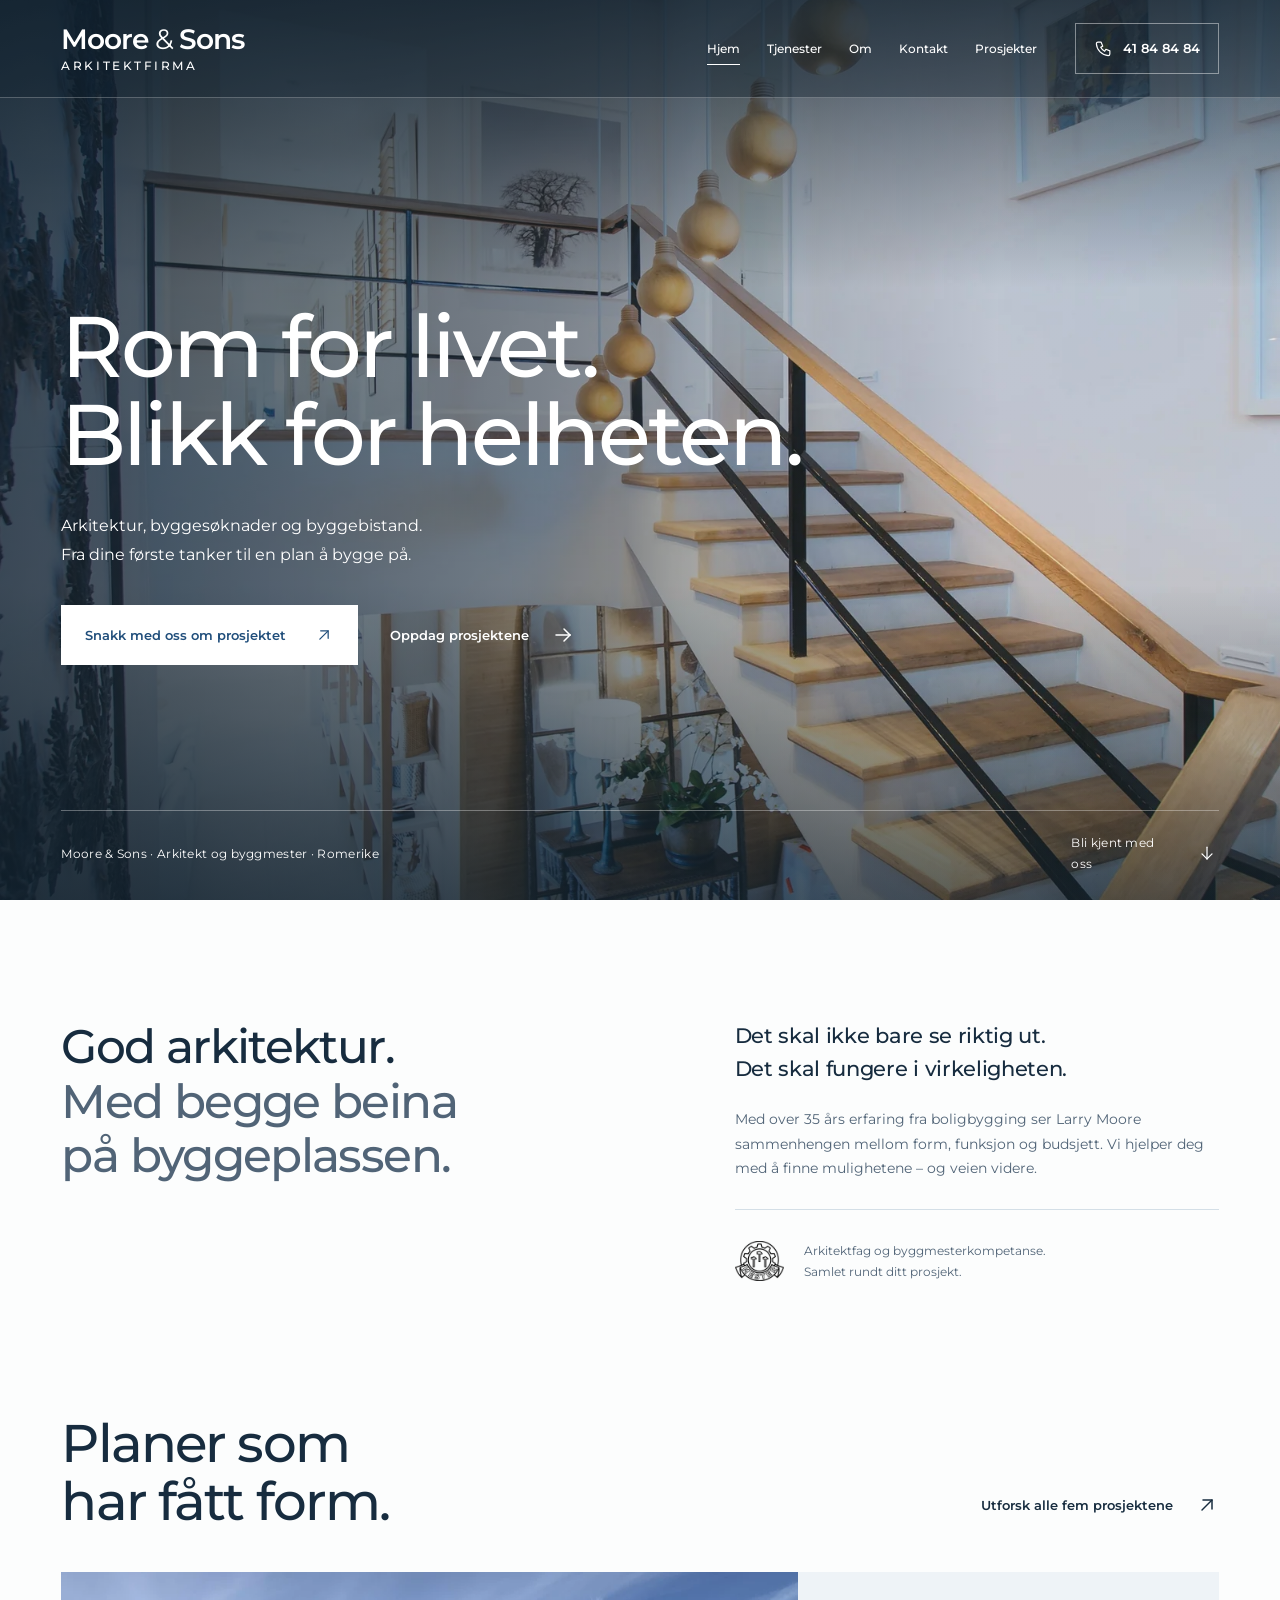
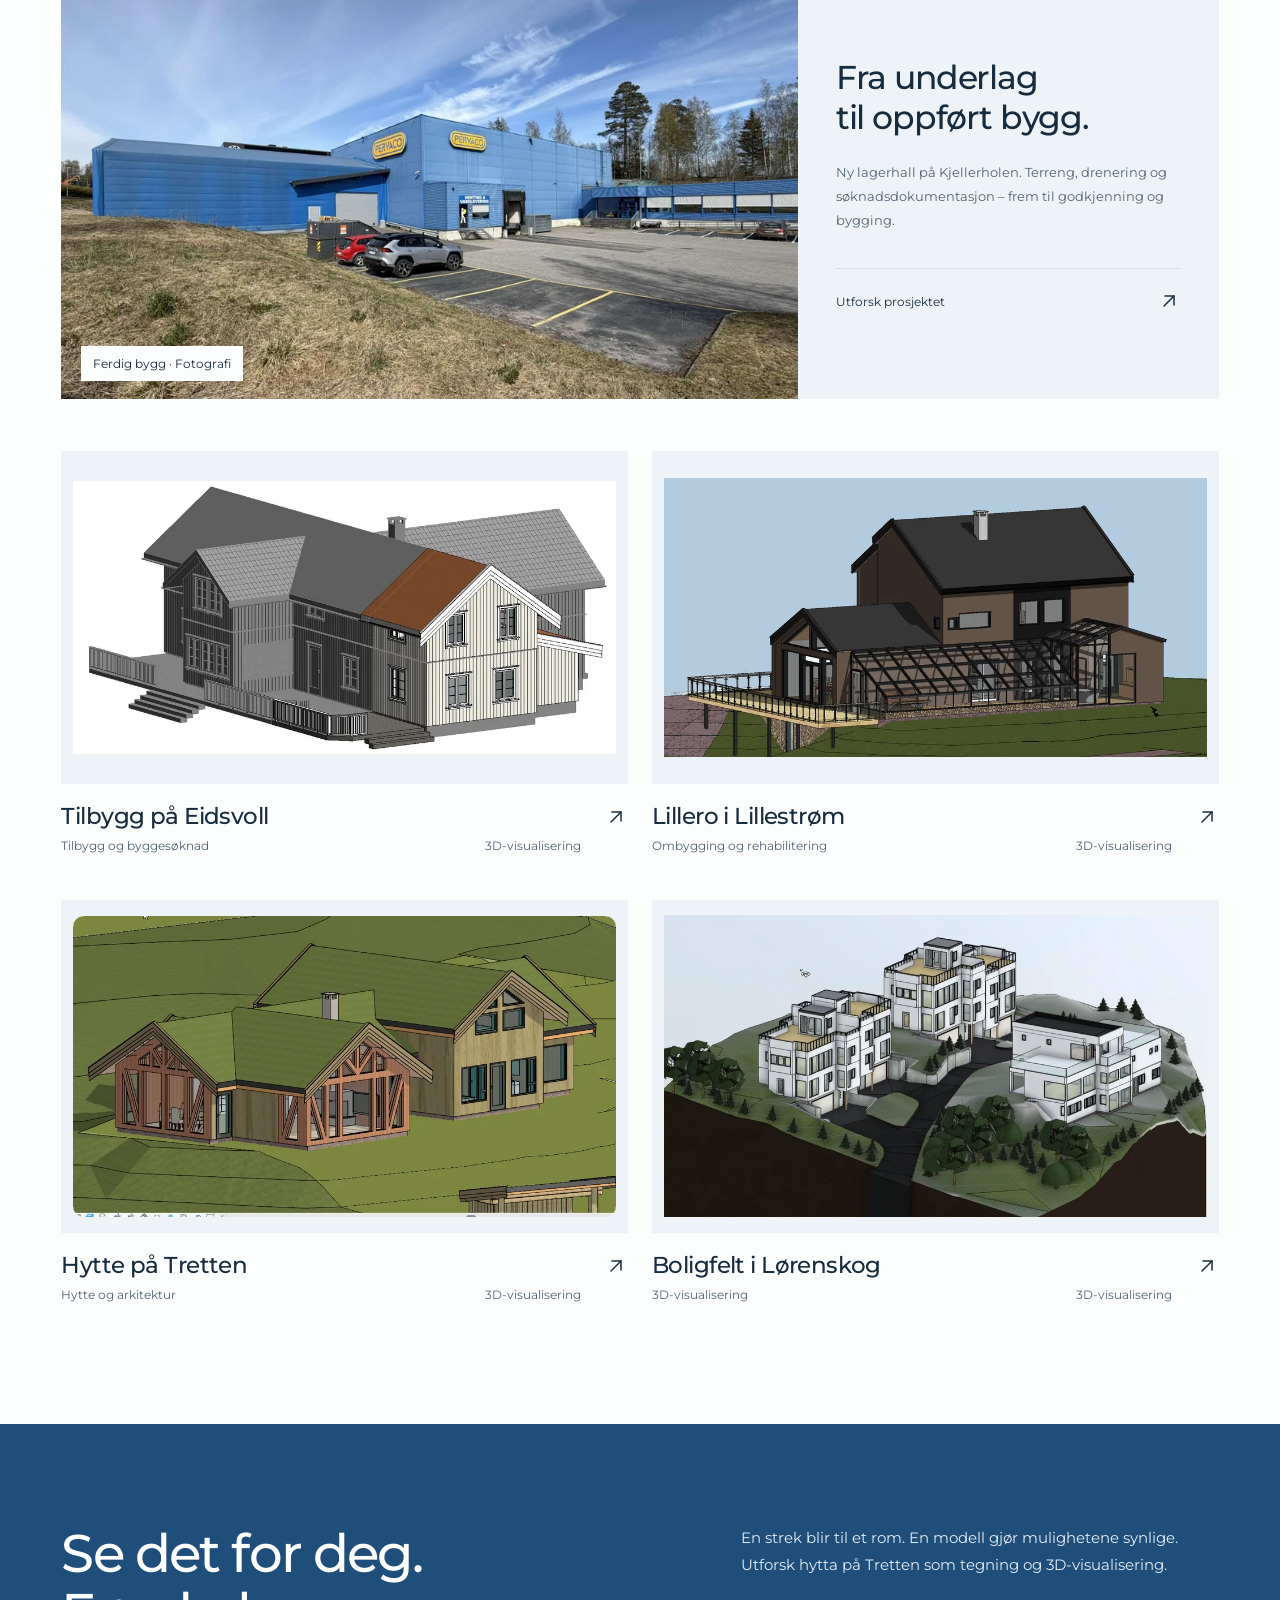
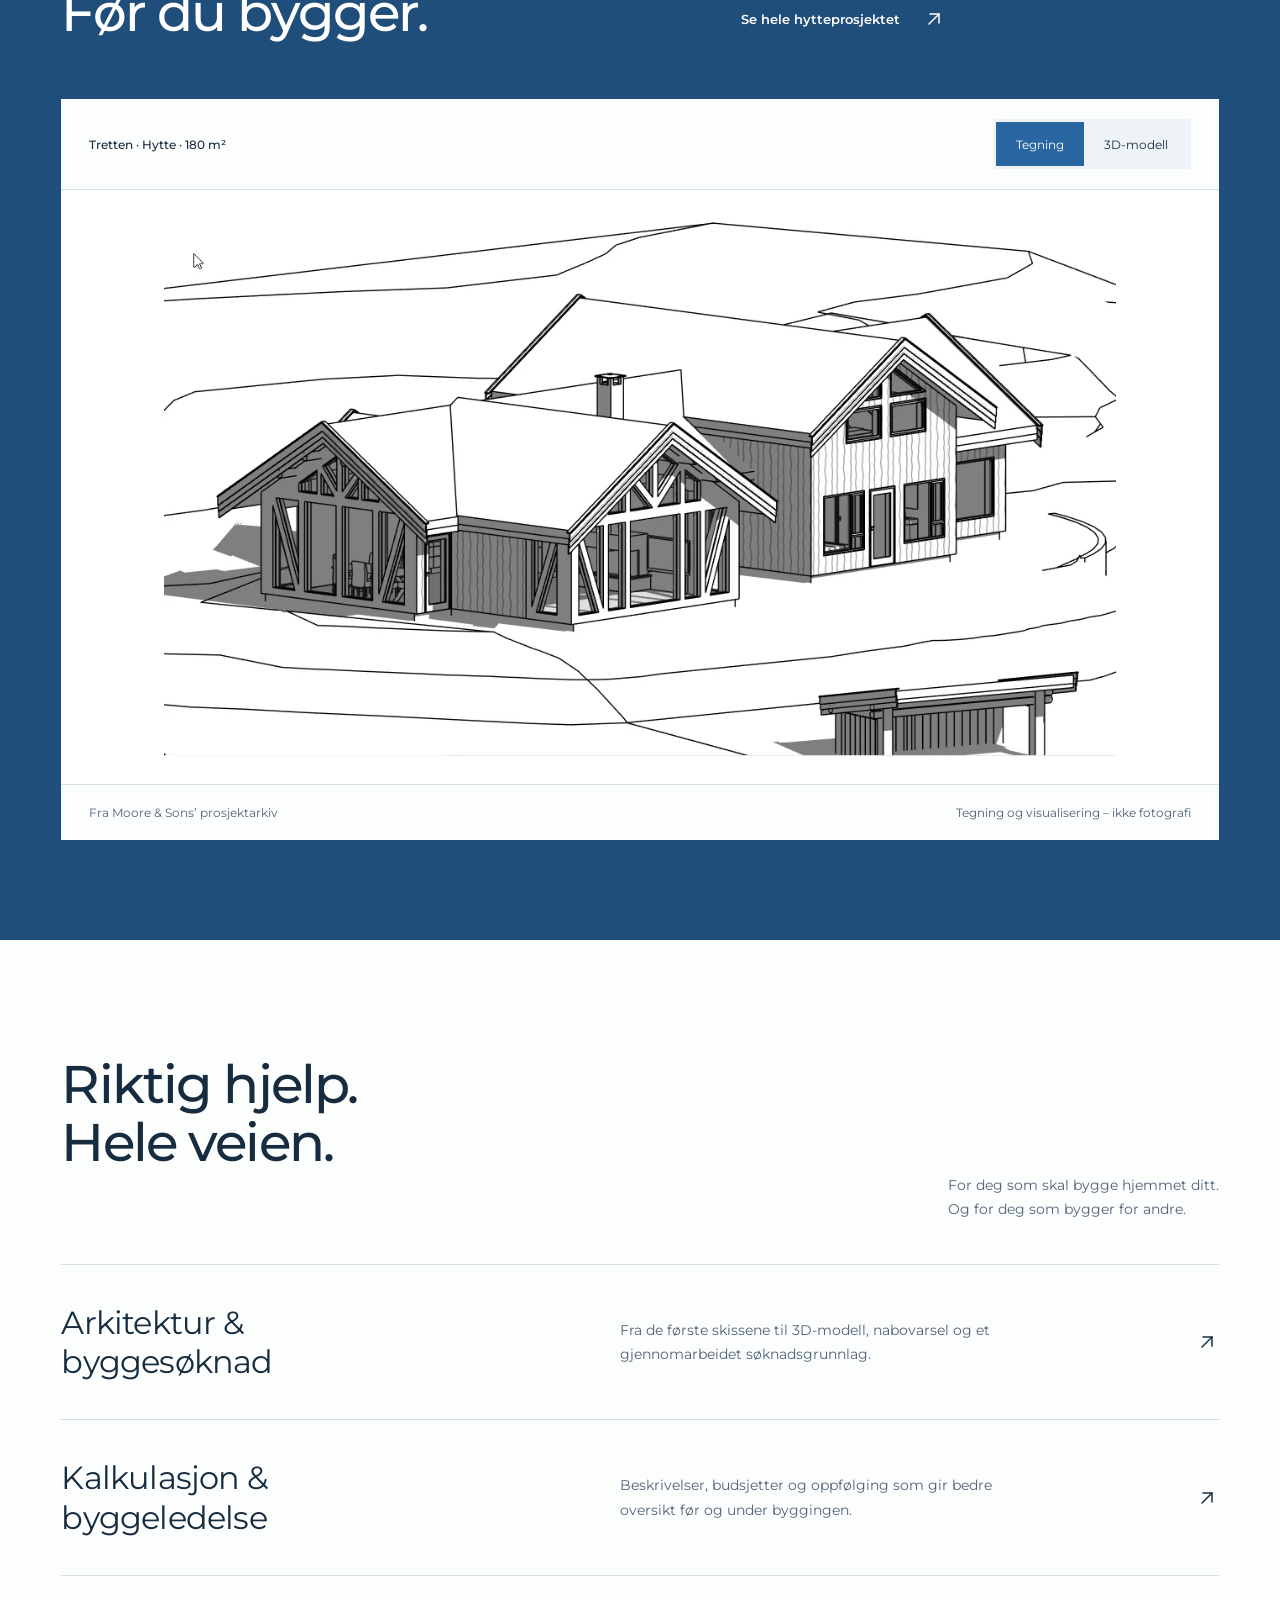
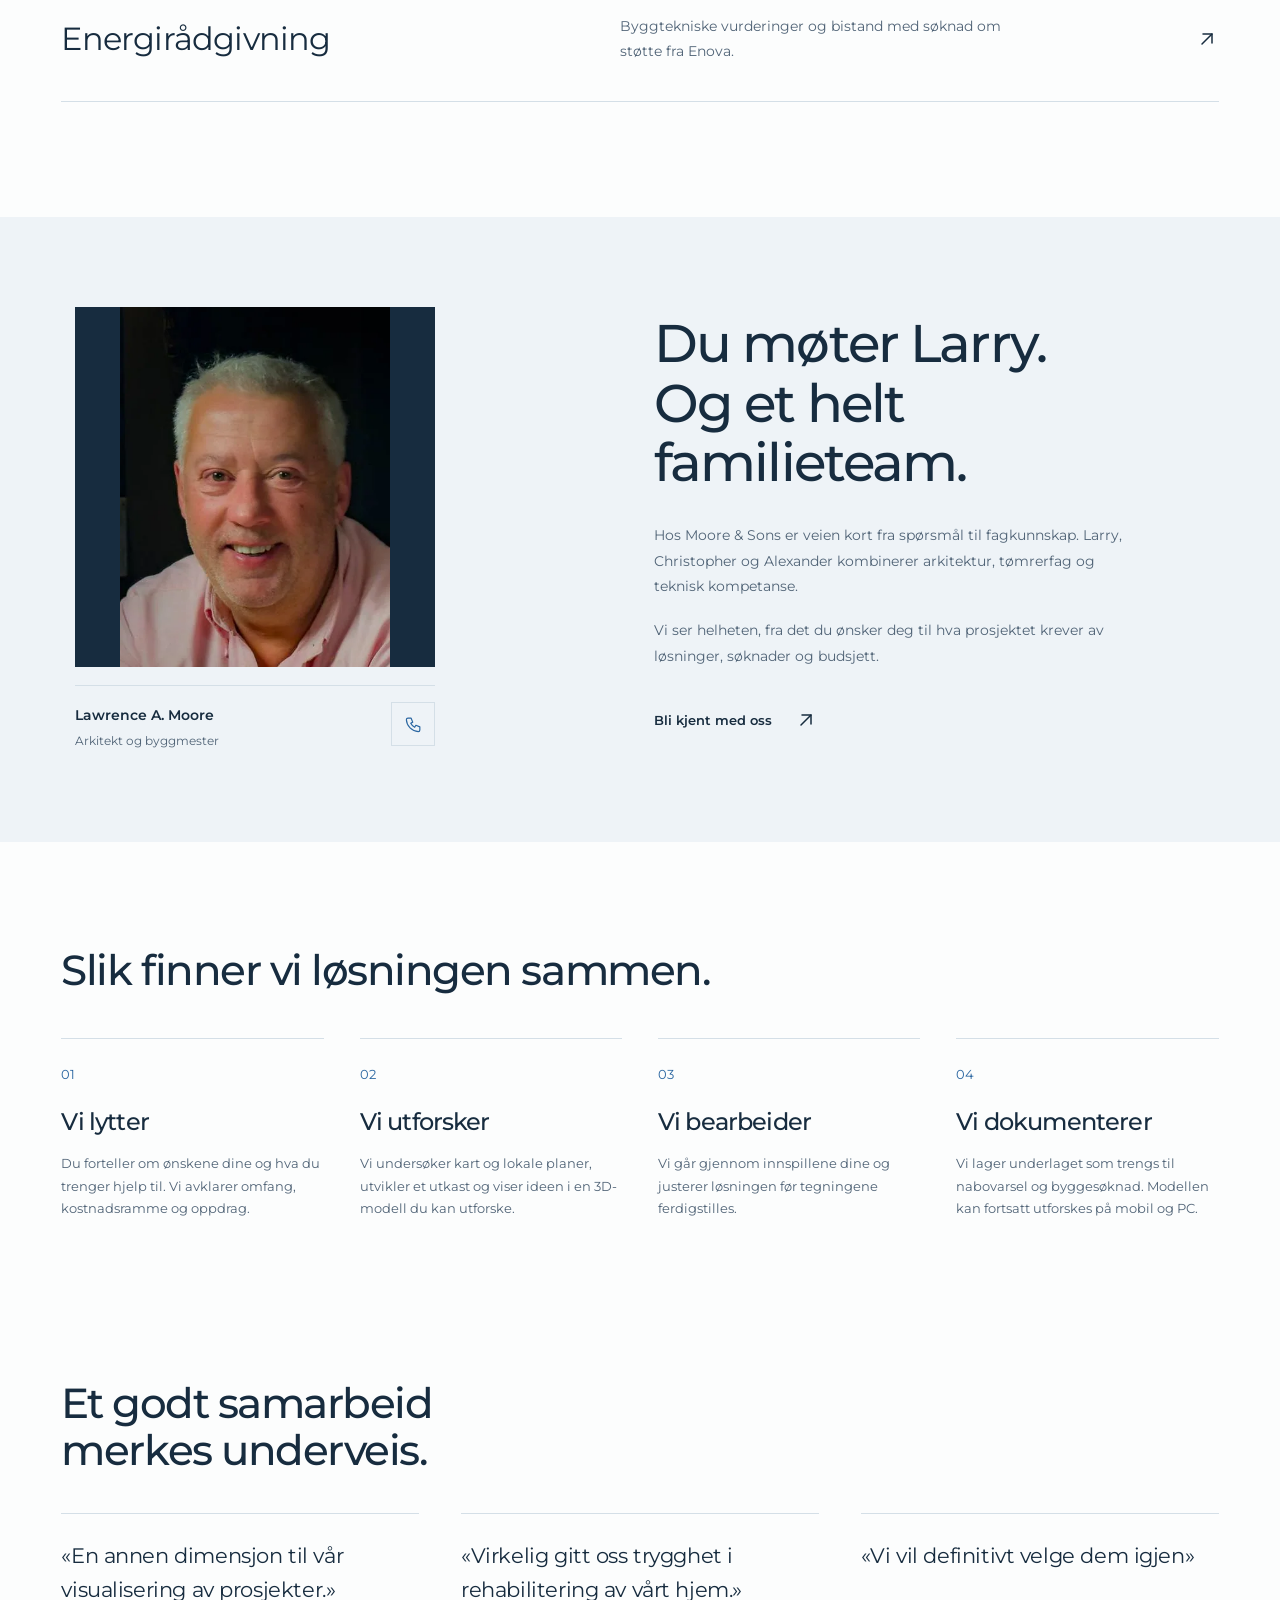
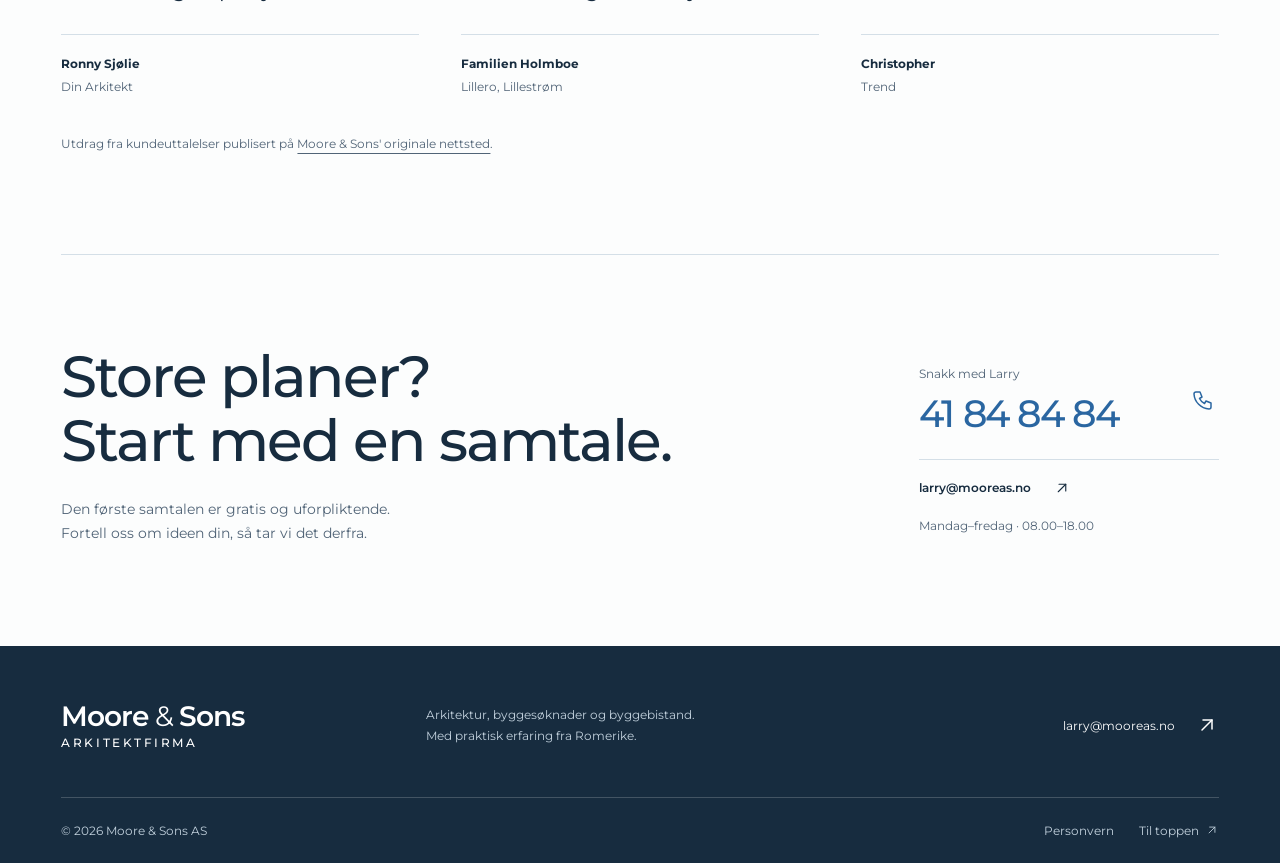
<file: index.html>
<!DOCTYPE html>
<html lang="nb"><head><meta charset="utf-8"><meta name="viewport" content="width=device-width,initial-scale=1"><title>Arkitekt og byggebistand på Romerike | Moore & Sons</title><meta name="description" content="Moore &amp; Sons hjelper deg med arkitektur, 3D-visualisering, byggesøknad og byggebistand. Se prosjektene våre og ta kontakt med Larry."><meta name="theme-color" content="#2a66a1"><meta property="og:title" content="Arkitekt og byggebistand på Romerike | Moore & Sons"><meta property="og:description" content="Moore &amp; Sons hjelper deg med arkitektur, 3D-visualisering, byggesøknad og byggebistand. Se prosjektene våre og ta kontakt med Larry."><meta property="og:type" content="website"><meta property="og:locale" content="nb_NO"><link rel="icon" type="image/svg+xml" href="favicon.svg"><link rel="preload" href="assets/fonts/montserrat-latin.woff2" as="font" type="font/woff2" crossorigin><link rel="stylesheet" href="styles.css"><script src="script.js" defer></script><script type="application/ld+json">{"@context":"https://schema.org","@type":"ProfessionalService","name":"Moore & Sons AS","description":"Moore & Sons hjelper deg med arkitektur, 3D-visualisering, byggesøknad og byggebistand. Se prosjektene våre og ta kontakt med Larry.","telephone":"+4741848484","email":"larry@mooreas.no","areaServed":"Romerike","sameAs":"https://mooreas.no/","openingHours":["Mo-Fr 08:00-18:00"]}</script><link rel="stylesheet" href="refinements.css"></head><body id="top" class="home-page"><a class="skip" href="#main">Hopp til innhold</a><header class="site-header on-hero"><div class="header-inner"><a class="brand" href="index.html" aria-label="Moore & Sons arkitektfirma, hjem"><span>Moore <i>&</i> Sons</span><small>arkitektfirma</small></a><nav aria-label="Hovedmeny"><a href="index.html" aria-current="page">Hjem</a><a href="services/index.html" >Tjenester</a><a href="about/index.html" >Om</a><a href="contact/index.html" >Kontakt</a><a href="prosjekter/index.html" >Prosjekter</a></nav><a class="header-phone" href="tel:+4741848484" aria-label="Ring oss på 41 84 84 84"><svg class="icon" aria-hidden="true" viewBox="0 0 24 24"><!--
tags: [call, telephone, contact, dial, mobile, handset, ring, support, hotline, phone]
category: Devices
version: "1.0"
unicode: "eb09"
-->

  <path d="M5 4h4l2 5l-2.5 1.5a11 11 0 0 0 5 5l1.5 -2.5l5 2v4a2 2 0 0 1 -2 2a16 16 0 0 1 -15 -15a2 2 0 0 1 2 -2" />

</svg><span>41 84 84 84</span></a><button class="menu-toggle" aria-expanded="false" aria-controls="mobile-menu"><span>Meny</span><span class="menu-lines" aria-hidden="true"></span></button></div></header><div class="mobile-menu" id="mobile-menu" hidden><nav aria-label="Mobilmeny"><a href="index.html">Hjem<svg class="icon" aria-hidden="true" viewBox="0 0 24 24"><!--
tags: [direction, northeast, diagonal, external-link, open-in-new, trend, pointer, navigation, arrow, right]
category: Arrows
version: "1.0"
unicode: "ea24"
-->

  <path d="M17 7l-10 10" />
  <path d="M8 7l9 0l0 9" />

</svg></a><a href="services/index.html">Tjenester<svg class="icon" aria-hidden="true" viewBox="0 0 24 24"><!--
tags: [direction, northeast, diagonal, external-link, open-in-new, trend, pointer, navigation, arrow, right]
category: Arrows
version: "1.0"
unicode: "ea24"
-->

  <path d="M17 7l-10 10" />
  <path d="M8 7l9 0l0 9" />

</svg></a><a href="about/index.html">Om<svg class="icon" aria-hidden="true" viewBox="0 0 24 24"><!--
tags: [direction, northeast, diagonal, external-link, open-in-new, trend, pointer, navigation, arrow, right]
category: Arrows
version: "1.0"
unicode: "ea24"
-->

  <path d="M17 7l-10 10" />
  <path d="M8 7l9 0l0 9" />

</svg></a><a href="contact/index.html">Kontakt<svg class="icon" aria-hidden="true" viewBox="0 0 24 24"><!--
tags: [direction, northeast, diagonal, external-link, open-in-new, trend, pointer, navigation, arrow, right]
category: Arrows
version: "1.0"
unicode: "ea24"
-->

  <path d="M17 7l-10 10" />
  <path d="M8 7l9 0l0 9" />

</svg></a><a href="prosjekter/index.html">Prosjekter<svg class="icon" aria-hidden="true" viewBox="0 0 24 24"><!--
tags: [direction, northeast, diagonal, external-link, open-in-new, trend, pointer, navigation, arrow, right]
category: Arrows
version: "1.0"
unicode: "ea24"
-->

  <path d="M17 7l-10 10" />
  <path d="M8 7l9 0l0 9" />

</svg></a></nav><a href="tel:+4741848484">41 84 84 84</a><a href="mailto:larry@mooreas.no">larry@mooreas.no</a></div><main id="main"><section class="hero hero-editorial"><img class="hero-image" src="assets/img/original-forsidefoto-1600.webp" srcset="assets/img/original-forsidefoto-480.webp 480w,assets/img/original-forsidefoto-960.webp 960w,assets/img/original-forsidefoto-1600.webp 1600w" sizes="100vw" width="1600" height="2400" alt="Lys arkitektur med trapp, treverk og pendellamper fra Moore &amp; Sons’ originale nettsted" fetchpriority="high" loading="eager" decoding="async"><div class="hero-shade"></div><div class="hero-content wrap"><h1>Rom for livet.<br> Blikk for helheten.</h1><p>Arkitektur, byggesøknader og byggebistand.<br class="desktop-break"> Fra dine første tanker til en plan å bygge på.</p><div class="hero-actions"><a class="button" href="contact/index.html">Snakk med oss om prosjektet <svg class="icon" aria-hidden="true" viewBox="0 0 24 24"><!--
tags: [direction, northeast, diagonal, external-link, open-in-new, trend, pointer, navigation, arrow, right]
category: Arrows
version: "1.0"
unicode: "ea24"
-->

  <path d="M17 7l-10 10" />
  <path d="M8 7l9 0l0 9" />

</svg></a><a class="hero-link" href="#prosjekter">Oppdag prosjektene <svg class="icon" aria-hidden="true" viewBox="0 0 24 24"><!--
tags: [direction, east, next, forward, continue, proceed, go, pointer, arrow, right]
category: Arrows
version: "1.0"
unicode: "ea1f"
-->

  <path d="M5 12l14 0" />
  <path d="M13 18l6 -6" />
  <path d="M13 6l6 6" />

</svg></a></div></div><div class="hero-bottom wrap"><span>Moore & Sons · Arkitekt og byggmester · Romerike</span><a href="#introduksjon" aria-label="Les mer om Moore & Sons">Bli kjent med oss <svg class="icon" aria-hidden="true" viewBox="0 0 24 24"><!--
tags: [direction, east, next, forward, continue, proceed, go, pointer, arrow, right]
category: Arrows
version: "1.0"
unicode: "ea1f"
-->

  <path d="M5 12l14 0" />
  <path d="M13 18l6 -6" />
  <path d="M13 6l6 6" />

</svg></a></div></section>
<section id="introduksjon" class="home-intro wrap"><h2>God arkitektur.<br> <span>Med begge beina<br> på byggeplassen.</span></h2><div><p class="intro-lead">Det skal ikke bare se riktig ut.<br> Det skal fungere i virkeligheten.</p><p>Med over 35 års erfaring fra boligbygging ser Larry Moore sammenhengen mellom form, funksjon og budsjett. Vi hjelper deg med å finne mulighetene – og veien videre.</p><div class="intro-signature"><img class="" src="assets/img/mestermerke-667.webp" srcset="assets/img/mestermerke-480.webp 480w,assets/img/mestermerke-667.webp 667w" sizes="56px" width="667" height="554" alt="Mestermerket fra Moore &amp; Sons’ originale nettsted" loading="lazy" decoding="async"><span>Arkitektfag og byggmesterkompetanse.<br> Samlet rundt ditt prosjekt.</span></div></div></section>
<section id="prosjekter" class="projects-section wrap"><div class="section-heading"><h2>Planer som<br> har fått form.</h2><a class="text-link" href="prosjekter/index.html">Utforsk alle fem prosjektene <svg class="icon" aria-hidden="true" viewBox="0 0 24 24"><!--
tags: [direction, northeast, diagonal, external-link, open-in-new, trend, pointer, navigation, arrow, right]
category: Arrows
version: "1.0"
unicode: "ea24"
-->

  <path d="M17 7l-10 10" />
  <path d="M8 7l9 0l0 9" />

</svg></a></div><a class="project-feature" href="prosjekter/ny-hall-i-industri-omr-de/index.html"><div class="feature-photo"><img class="" src="assets/img/industrihall-oversikt-1600.webp" srcset="assets/img/industrihall-oversikt-480.webp 480w,assets/img/industrihall-oversikt-960.webp 960w,assets/img/industrihall-oversikt-1600.webp 1600w" sizes="(max-width: 767px) 100vw, 65vw" width="1600" height="927" alt="Den ferdige lagerhallen på Kjellerholen" loading="lazy" decoding="async"><span>Ferdig bygg · Fotografi</span></div><div class="feature-copy"><h3>Fra underlag<br> til oppført bygg.</h3><p>Ny lagerhall på Kjellerholen. Terreng, drenering og søknadsdokumentasjon – frem til godkjenning og bygging.</p><span>Utforsk prosjektet <svg class="icon" aria-hidden="true" viewBox="0 0 24 24"><!--
tags: [direction, northeast, diagonal, external-link, open-in-new, trend, pointer, navigation, arrow, right]
category: Arrows
version: "1.0"
unicode: "ea24"
-->

  <path d="M17 7l-10 10" />
  <path d="M8 7l9 0l0 9" />

</svg></span></div></a><div class="project-grid"><a class="project-card" href="prosjekter/tilbygg-p-eidsvoll/index.html"><div class="project-image"><img class="" src="assets/img/eidsvoll-tilbygg-perspektiv-1399.webp" srcset="assets/img/eidsvoll-tilbygg-perspektiv-480.webp 480w,assets/img/eidsvoll-tilbygg-perspektiv-960.webp 960w,assets/img/eidsvoll-tilbygg-perspektiv-1399.webp 1399w" sizes="(max-width: 767px) 100vw, 50vw" width="1399" height="704" alt="Tilbygg på Eidsvoll, Tilbygg og byggesøknad" loading="lazy" decoding="async"><span class="image-action">Se prosjekt <svg class="icon" aria-hidden="true" viewBox="0 0 24 24"><!--
tags: [direction, northeast, diagonal, external-link, open-in-new, trend, pointer, navigation, arrow, right]
category: Arrows
version: "1.0"
unicode: "ea24"
-->

  <path d="M17 7l-10 10" />
  <path d="M8 7l9 0l0 9" />

</svg></span></div><div class="project-caption"><h3>Tilbygg på Eidsvoll</h3><svg class="icon" aria-hidden="true" viewBox="0 0 24 24"><!--
tags: [direction, northeast, diagonal, external-link, open-in-new, trend, pointer, navigation, arrow, right]
category: Arrows
version: "1.0"
unicode: "ea24"
-->

  <path d="M17 7l-10 10" />
  <path d="M8 7l9 0l0 9" />

</svg></div><p>Tilbygg og byggesøknad<span>3D-visualisering</span></p></a><a class="project-card" href="prosjekter/total-ombygging-av-bolig/index.html"><div class="project-image"><img class="" src="assets/img/lillero-nyfasade-bak-visualisering-1600.webp" srcset="assets/img/lillero-nyfasade-bak-visualisering-480.webp 480w,assets/img/lillero-nyfasade-bak-visualisering-960.webp 960w,assets/img/lillero-nyfasade-bak-visualisering-1600.webp 1600w" sizes="(max-width: 767px) 100vw, 50vw" width="1600" height="822" alt="Lillero i Lillestrøm, Ombygging og rehabilitering" loading="lazy" decoding="async"><span class="image-action">Se prosjekt <svg class="icon" aria-hidden="true" viewBox="0 0 24 24"><!--
tags: [direction, northeast, diagonal, external-link, open-in-new, trend, pointer, navigation, arrow, right]
category: Arrows
version: "1.0"
unicode: "ea24"
-->

  <path d="M17 7l-10 10" />
  <path d="M8 7l9 0l0 9" />

</svg></span></div><div class="project-caption"><h3>Lillero i Lillestrøm</h3><svg class="icon" aria-hidden="true" viewBox="0 0 24 24"><!--
tags: [direction, northeast, diagonal, external-link, open-in-new, trend, pointer, navigation, arrow, right]
category: Arrows
version: "1.0"
unicode: "ea24"
-->

  <path d="M17 7l-10 10" />
  <path d="M8 7l9 0l0 9" />

</svg></div><p>Ombygging og rehabilitering<span>3D-visualisering</span></p></a><a class="project-card" href="prosjekter/stor-hytte-p-tretten/index.html"><div class="project-image"><img class="" src="assets/img/tretten-hytte-visualisering-1208.webp" srcset="assets/img/tretten-hytte-visualisering-480.webp 480w,assets/img/tretten-hytte-visualisering-960.webp 960w,assets/img/tretten-hytte-visualisering-1208.webp 1208w" sizes="(max-width: 767px) 100vw, 50vw" width="1208" height="669" alt="Hytte på Tretten, Hytte og arkitektur" loading="lazy" decoding="async"><span class="image-action">Se prosjekt <svg class="icon" aria-hidden="true" viewBox="0 0 24 24"><!--
tags: [direction, northeast, diagonal, external-link, open-in-new, trend, pointer, navigation, arrow, right]
category: Arrows
version: "1.0"
unicode: "ea24"
-->

  <path d="M17 7l-10 10" />
  <path d="M8 7l9 0l0 9" />

</svg></span></div><div class="project-caption"><h3>Hytte på Tretten</h3><svg class="icon" aria-hidden="true" viewBox="0 0 24 24"><!--
tags: [direction, northeast, diagonal, external-link, open-in-new, trend, pointer, navigation, arrow, right]
category: Arrows
version: "1.0"
unicode: "ea24"
-->

  <path d="M17 7l-10 10" />
  <path d="M8 7l9 0l0 9" />

</svg></div><p>Hytte og arkitektur<span>3D-visualisering</span></p></a><a class="project-card" href="prosjekter/3d-visualisering-av-en-liten-boligfelt/index.html"><div class="project-image"><img class="" src="assets/img/lorenskog-boligfelt-modell-1319.webp" srcset="assets/img/lorenskog-boligfelt-modell-480.webp 480w,assets/img/lorenskog-boligfelt-modell-960.webp 960w,assets/img/lorenskog-boligfelt-modell-1319.webp 1319w" sizes="(max-width: 767px) 100vw, 50vw" width="1319" height="734" alt="Boligfelt i Lørenskog, 3D-visualisering" loading="lazy" decoding="async"><span class="image-action">Se prosjekt <svg class="icon" aria-hidden="true" viewBox="0 0 24 24"><!--
tags: [direction, northeast, diagonal, external-link, open-in-new, trend, pointer, navigation, arrow, right]
category: Arrows
version: "1.0"
unicode: "ea24"
-->

  <path d="M17 7l-10 10" />
  <path d="M8 7l9 0l0 9" />

</svg></span></div><div class="project-caption"><h3>Boligfelt i Lørenskog</h3><svg class="icon" aria-hidden="true" viewBox="0 0 24 24"><!--
tags: [direction, northeast, diagonal, external-link, open-in-new, trend, pointer, navigation, arrow, right]
category: Arrows
version: "1.0"
unicode: "ea24"
-->

  <path d="M17 7l-10 10" />
  <path d="M8 7l9 0l0 9" />

</svg></div><p>3D-visualisering<span>3D-visualisering</span></p></a></div></section>
<section class="drawing-studio"><div class="wrap"><div class="studio-intro"><h2>Se det for deg.<br> Før du bygger.</h2><div><p>En strek blir til et rom. En modell gjør mulighetene synlige. Utforsk hytta på Tretten som tegning og 3D-visualisering.</p><a class="text-link" href="prosjekter/stor-hytte-p-tretten/index.html">Se hele hytteprosjektet <svg class="icon" aria-hidden="true" viewBox="0 0 24 24"><!--
tags: [direction, northeast, diagonal, external-link, open-in-new, trend, pointer, navigation, arrow, right]
category: Arrows
version: "1.0"
unicode: "ea24"
-->

  <path d="M17 7l-10 10" />
  <path d="M8 7l9 0l0 9" />

</svg></a></div></div><div class="model-compare studio-board"><div class="board-toolbar"><span>Tretten · Hytte · 180 m²</span><div class="segmented" aria-label="Velg visning av hytta"><button type="button" class="selected" data-view="drawing" aria-pressed="true">Tegning</button><button type="button" data-view="model" aria-pressed="false">3D-modell</button></div></div><div class="compare-stage"><div data-panel="drawing"><img class="" src="assets/img/tretten-hytte-tegning-1134.webp" srcset="assets/img/tretten-hytte-tegning-480.webp 480w,assets/img/tretten-hytte-tegning-960.webp 960w,assets/img/tretten-hytte-tegning-1134.webp 1134w" sizes="(max-width: 767px) 90vw, 85vw" width="1134" height="640" alt="Original perspektivtegning av hytta på Tretten" loading="lazy" decoding="async"></div><div data-panel="model" hidden><img class="" src="assets/img/tretten-hytte-visualisering-1208.webp" srcset="assets/img/tretten-hytte-visualisering-480.webp 480w,assets/img/tretten-hytte-visualisering-960.webp 960w,assets/img/tretten-hytte-visualisering-1208.webp 1208w" sizes="(max-width: 767px) 90vw, 85vw" width="1208" height="669" alt="Original 3D-visualisering av samme hytte" loading="lazy" decoding="async"></div></div><div class="board-caption"><span>Fra Moore & Sons’ prosjektarkiv</span><span>Tegning og visualisering – ikke fotografi</span></div></div></div></section>
<section class="services-section wrap"><div class="section-heading"><h2>Riktig hjelp.<br> Hele veien.</h2><p>For deg som skal bygge hjemmet ditt.<br> Og for deg som bygger for andre.</p></div><div class="service-list"><a href="services/arkitekt/index.html"><span class="service-title">Arkitektur &<br> byggesøknad</span><p>Fra de første skissene til 3D-modell, nabovarsel og et gjennomarbeidet søknadsgrunnlag.</p><svg class="icon" aria-hidden="true" viewBox="0 0 24 24"><!--
tags: [direction, northeast, diagonal, external-link, open-in-new, trend, pointer, navigation, arrow, right]
category: Arrows
version: "1.0"
unicode: "ea24"
-->

  <path d="M17 7l-10 10" />
  <path d="M8 7l9 0l0 9" />

</svg></a><a href="services/byggebistand/index.html"><span class="service-title">Kalkulasjon &<br> byggeledelse</span><p>Beskrivelser, budsjetter og oppfølging som gir bedre oversikt før og under byggingen.</p><svg class="icon" aria-hidden="true" viewBox="0 0 24 24"><!--
tags: [direction, northeast, diagonal, external-link, open-in-new, trend, pointer, navigation, arrow, right]
category: Arrows
version: "1.0"
unicode: "ea24"
-->

  <path d="M17 7l-10 10" />
  <path d="M8 7l9 0l0 9" />

</svg></a><a href="services/index.html#energi"><span class="service-title">Energirådgivning</span><p>Byggtekniske vurderinger og bistand med søknad om støtte fra Enova.</p><svg class="icon" aria-hidden="true" viewBox="0 0 24 24"><!--
tags: [direction, northeast, diagonal, external-link, open-in-new, trend, pointer, navigation, arrow, right]
category: Arrows
version: "1.0"
unicode: "ea24"
-->

  <path d="M17 7l-10 10" />
  <path d="M8 7l9 0l0 9" />

</svg></a></div></section>
<section id="larry" class="about-section"><div class="wrap about-layout"><div class="portrait-block"><img class="" src="assets/img/larry-moore-426.webp" srcset="assets/img/larry-moore-426.webp 426w" sizes="(max-width: 767px) 75vw, 360px" width="426" height="566" alt="Lawrence A. Moore, arkitekt og byggmester" loading="lazy" decoding="async"><div class="portrait-details"><p>Lawrence A. Moore<br> <span>Arkitekt og byggmester</span></p><a class="portrait-contact" href="tel:+4741848484" aria-label="Ring Larry på 41 84 84 84"><svg class="icon" aria-hidden="true" viewBox="0 0 24 24"><!--
tags: [call, telephone, contact, dial, mobile, handset, ring, support, hotline, phone]
category: Devices
version: "1.0"
unicode: "eb09"
-->

  <path d="M5 4h4l2 5l-2.5 1.5a11 11 0 0 0 5 5l1.5 -2.5l5 2v4a2 2 0 0 1 -2 2a16 16 0 0 1 -15 -15a2 2 0 0 1 2 -2" />

</svg></a></div></div><div class="about-copy"><h2>Du møter Larry.<br> Og et helt<br> familieteam.</h2><p>Hos Moore & Sons er veien kort fra spørsmål til fagkunnskap. Larry, Christopher og Alexander kombinerer arkitektur, tømrerfag og teknisk kompetanse.</p><p>Vi ser helheten, fra det du ønsker deg til hva prosjektet krever av løsninger, søknader og budsjett.</p><a class="text-link" href="about/index.html">Bli kjent med oss <svg class="icon" aria-hidden="true" viewBox="0 0 24 24"><!--
tags: [direction, northeast, diagonal, external-link, open-in-new, trend, pointer, navigation, arrow, right]
category: Arrows
version: "1.0"
unicode: "ea24"
-->

  <path d="M17 7l-10 10" />
  <path d="M8 7l9 0l0 9" />

</svg></a></div></div></section>
<section class="process wrap"><h2>Slik finner vi løsningen sammen.</h2><ol><li><h3>Vi lytter</h3><p>Du forteller om ønskene dine og hva du trenger hjelp til. Vi avklarer omfang, kostnadsramme og oppdrag.</p></li><li><h3>Vi utforsker</h3><p>Vi undersøker kart og lokale planer, utvikler et utkast og viser ideen i en 3D-modell du kan utforske.</p></li><li><h3>Vi bearbeider</h3><p>Vi går gjennom innspillene dine og justerer løsningen før tegningene ferdigstilles.</p></li><li><h3>Vi dokumenterer</h3><p>Vi lager underlaget som trengs til nabovarsel og byggesøknad. Modellen kan fortsatt utforskes på mobil og PC.</p></li></ol></section><section class="reviews wrap"><h2>Et godt samarbeid<br> merkes underveis.</h2><div class="quotes"><figure><blockquote>«En annen dimensjon til vår visualisering av prosjekter.»</blockquote><figcaption><strong>Ronny Sjølie</strong><span>Din Arkitekt</span></figcaption></figure><figure><blockquote>«Virkelig gitt oss trygghet i rehabilitering av vårt hjem.»</blockquote><figcaption><strong>Familien Holmboe</strong><span>Lillero, Lillestrøm</span></figcaption></figure><figure><blockquote>«Vi vil definitivt velge dem igjen»</blockquote><figcaption><strong>Christopher</strong><span>Trend</span></figcaption></figure></div><p class="source-note">Utdrag fra kundeuttalelser publisert på <a href="https://mooreas.no/" target="_blank" rel="noopener noreferrer">Moore & Sons' originale nettsted</a>.</p></section><section class="contact-band wrap"><div><h2>Store planer?<br> Start med en samtale.</h2><p>Den første samtalen er gratis og uforpliktende.<br> Fortell oss om ideen din, så tar vi det derfra.</p></div><div class="contact-actions"><a class="contact-direct" href="tel:+4741848484"><span>Snakk med Larry</span><strong>41 84 84 84</strong><svg class="icon" aria-hidden="true" viewBox="0 0 24 24"><!--
tags: [call, telephone, contact, dial, mobile, handset, ring, support, hotline, phone]
category: Devices
version: "1.0"
unicode: "eb09"
-->

  <path d="M5 4h4l2 5l-2.5 1.5a11 11 0 0 0 5 5l1.5 -2.5l5 2v4a2 2 0 0 1 -2 2a16 16 0 0 1 -15 -15a2 2 0 0 1 2 -2" />

</svg></a><a class="text-link" href="mailto:larry@mooreas.no">larry@mooreas.no <svg class="icon" aria-hidden="true" viewBox="0 0 24 24"><!--
tags: [direction, northeast, diagonal, external-link, open-in-new, trend, pointer, navigation, arrow, right]
category: Arrows
version: "1.0"
unicode: "ea24"
-->

  <path d="M17 7l-10 10" />
  <path d="M8 7l9 0l0 9" />

</svg></a><span class="contact-time">Mandag–fredag · 08.00–18.00</span></div></section></main><footer class="footer"><div class="wrap footer-top"><a class="brand" href="index.html" aria-label="Moore & Sons arkitektfirma, hjem"><span>Moore <i>&</i> Sons</span><small>arkitektfirma</small></a><p>Arkitektur, byggesøknader og byggebistand.<br> Med praktisk erfaring fra Romerike.</p><a href="mailto:larry@mooreas.no">larry@mooreas.no <svg class="icon" aria-hidden="true" viewBox="0 0 24 24"><!--
tags: [direction, northeast, diagonal, external-link, open-in-new, trend, pointer, navigation, arrow, right]
category: Arrows
version: "1.0"
unicode: "ea24"
-->

  <path d="M17 7l-10 10" />
  <path d="M8 7l9 0l0 9" />

</svg></a></div><div class="wrap footer-bottom"><span>© 2026 Moore & Sons AS</span><div><a href="personvern/index.html">Personvern</a><a href="#top">Til toppen <svg class="icon" aria-hidden="true" viewBox="0 0 24 24"><!--
tags: [direction, northeast, diagonal, external-link, open-in-new, trend, pointer, navigation, arrow, right]
category: Arrows
version: "1.0"
unicode: "ea24"
-->

  <path d="M17 7l-10 10" />
  <path d="M8 7l9 0l0 9" />

</svg></a></div></div></footer><dialog class="lightbox" aria-label="Prosjektbilde"><button class="lightbox-close" aria-label="Lukk bildet">Lukk <svg class="icon" aria-hidden="true" viewBox="0 0 24 24"><!--
category: System
tags: [close, cancel, remove, delete, dismiss, exit, clear, cross, times, multiply, x]
version: "1.0"
unicode: "eb55"
-->

  <path d="M18 6l-12 12" />
  <path d="M6 6l12 12" />

</svg></button><figure><figcaption></figcaption></figure></dialog></body></html>
</file>
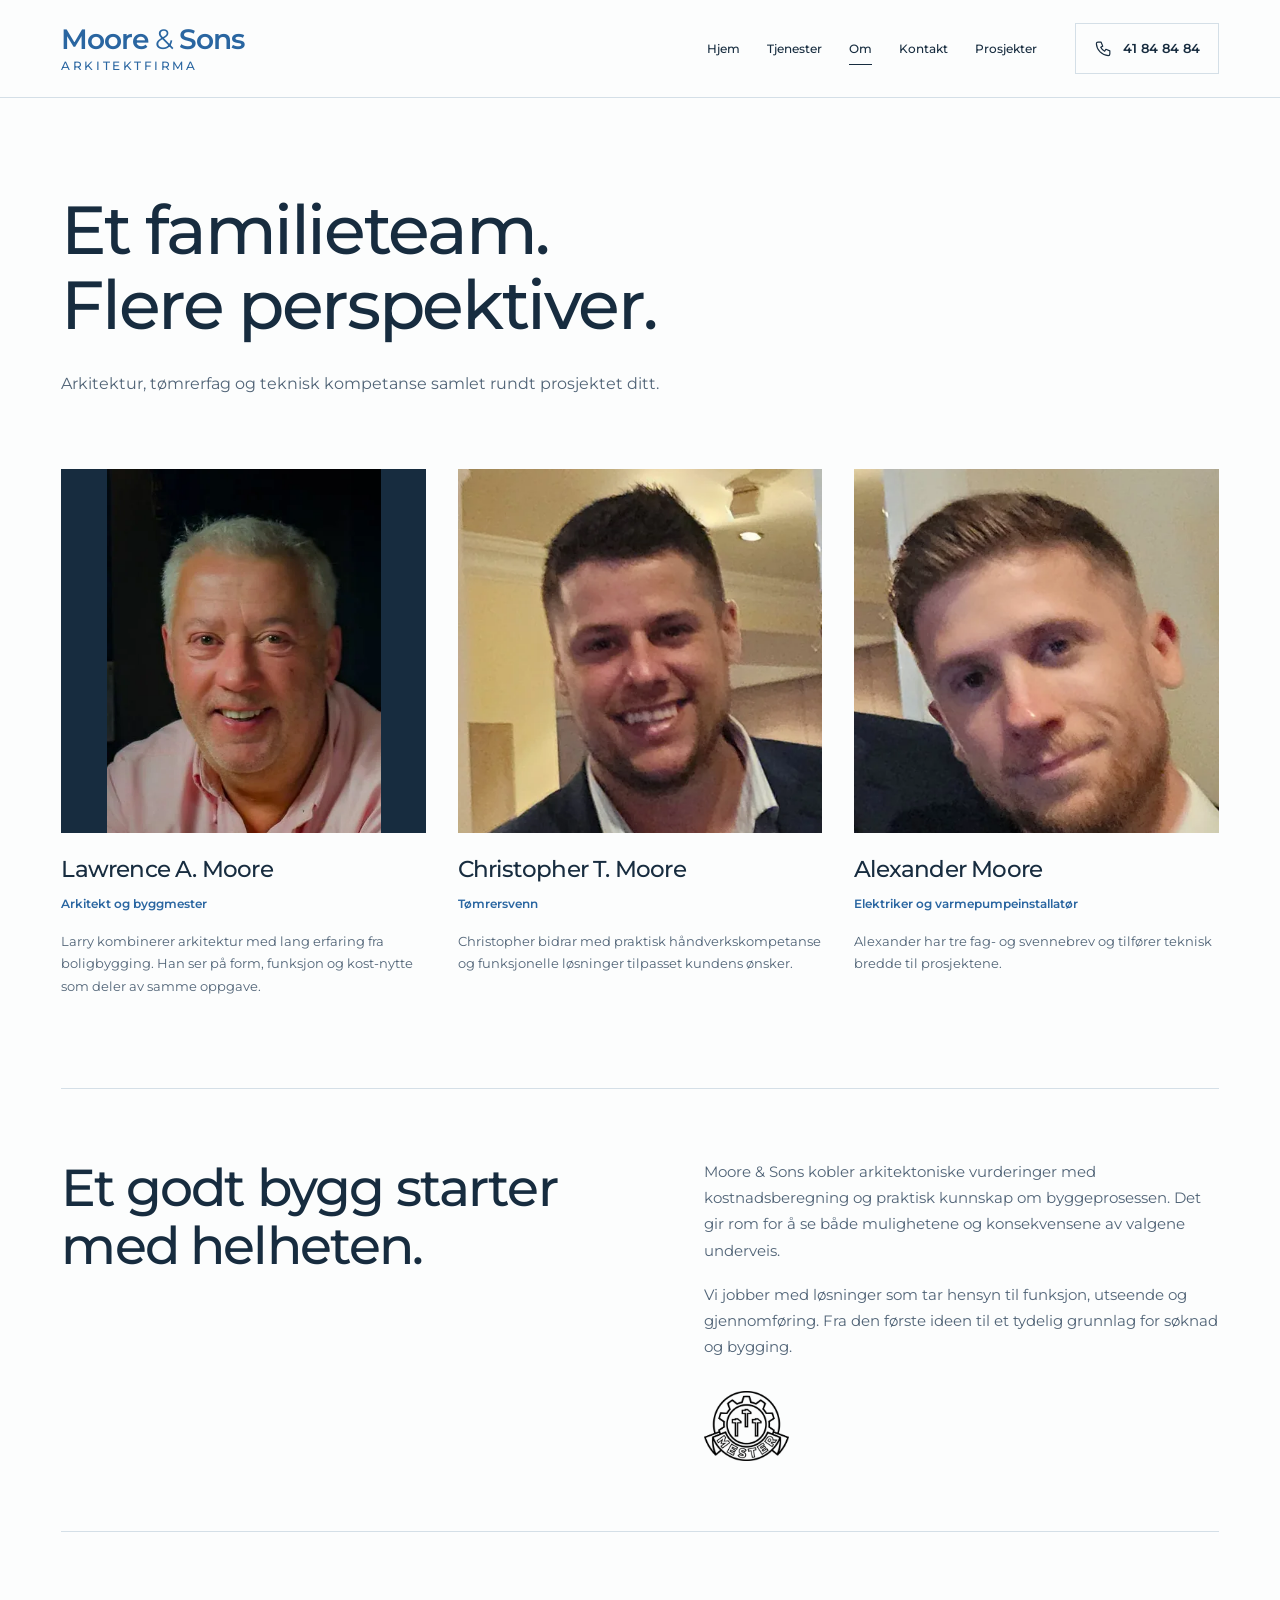
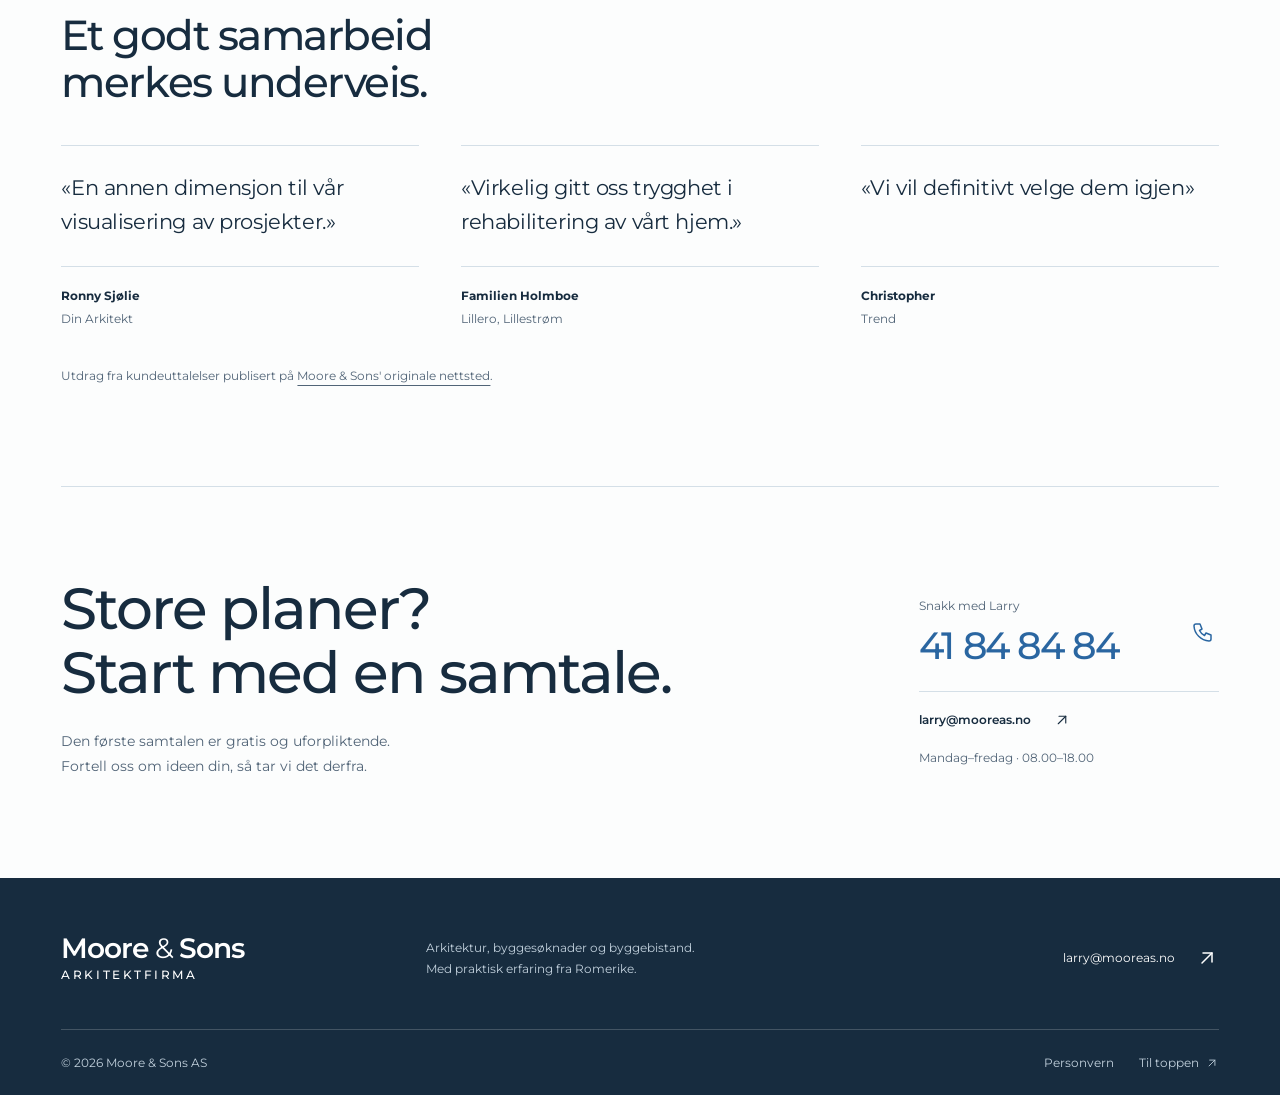
<file: about/index.html>
<!DOCTYPE html>
<html lang="nb"><head><meta charset="utf-8"><meta name="viewport" content="width=device-width,initial-scale=1"><title>Om Moore &amp; Sons | Moore & Sons</title><meta name="description" content="Møt Lawrence, Christopher og Alexander Moore. Et familieteam med kompetanse innen arkitektur, tømrerfag og tekniske installasjoner."><meta name="theme-color" content="#2a66a1"><meta property="og:title" content="Om Moore &amp; Sons | Moore & Sons"><meta property="og:description" content="Møt Lawrence, Christopher og Alexander Moore. Et familieteam med kompetanse innen arkitektur, tømrerfag og tekniske installasjoner."><meta property="og:type" content="website"><meta property="og:locale" content="nb_NO"><link rel="icon" type="image/svg+xml" href="../favicon.svg"><link rel="preload" href="../assets/fonts/montserrat-latin.woff2" as="font" type="font/woff2" crossorigin><link rel="stylesheet" href="../styles.css"><script src="../script.js" defer></script><script type="application/ld+json">{"@context":"https://schema.org","@type":"ProfessionalService","name":"Moore & Sons AS","description":"Møt Lawrence, Christopher og Alexander Moore. Et familieteam med kompetanse innen arkitektur, tømrerfag og tekniske installasjoner.","telephone":"+4741848484","email":"larry@mooreas.no","areaServed":"Romerike","sameAs":"https://mooreas.no/","openingHours":["Mo-Fr 08:00-18:00"]}</script><link rel="stylesheet" href="../refinements.css"></head><body id="top" class="inner-page"><a class="skip" href="#main">Hopp til innhold</a><header class="site-header "><div class="header-inner"><a class="brand" href="../index.html" aria-label="Moore & Sons arkitektfirma, hjem"><span>Moore <i>&</i> Sons</span><small>arkitektfirma</small></a><nav aria-label="Hovedmeny"><a href="../index.html" >Hjem</a><a href="../services/index.html" >Tjenester</a><a href="../about/index.html" aria-current="page">Om</a><a href="../contact/index.html" >Kontakt</a><a href="../prosjekter/index.html" >Prosjekter</a></nav><a class="header-phone" href="tel:+4741848484" aria-label="Ring oss på 41 84 84 84"><svg class="icon" aria-hidden="true" viewBox="0 0 24 24"><!--
tags: [call, telephone, contact, dial, mobile, handset, ring, support, hotline, phone]
category: Devices
version: "1.0"
unicode: "eb09"
-->

  <path d="M5 4h4l2 5l-2.5 1.5a11 11 0 0 0 5 5l1.5 -2.5l5 2v4a2 2 0 0 1 -2 2a16 16 0 0 1 -15 -15a2 2 0 0 1 2 -2" />

</svg><span>41 84 84 84</span></a><button class="menu-toggle" aria-expanded="false" aria-controls="mobile-menu"><span>Meny</span><span class="menu-lines" aria-hidden="true"></span></button></div></header><div class="mobile-menu" id="mobile-menu" hidden><nav aria-label="Mobilmeny"><a href="../index.html">Hjem<svg class="icon" aria-hidden="true" viewBox="0 0 24 24"><!--
tags: [direction, northeast, diagonal, external-link, open-in-new, trend, pointer, navigation, arrow, right]
category: Arrows
version: "1.0"
unicode: "ea24"
-->

  <path d="M17 7l-10 10" />
  <path d="M8 7l9 0l0 9" />

</svg></a><a href="../services/index.html">Tjenester<svg class="icon" aria-hidden="true" viewBox="0 0 24 24"><!--
tags: [direction, northeast, diagonal, external-link, open-in-new, trend, pointer, navigation, arrow, right]
category: Arrows
version: "1.0"
unicode: "ea24"
-->

  <path d="M17 7l-10 10" />
  <path d="M8 7l9 0l0 9" />

</svg></a><a href="../about/index.html">Om<svg class="icon" aria-hidden="true" viewBox="0 0 24 24"><!--
tags: [direction, northeast, diagonal, external-link, open-in-new, trend, pointer, navigation, arrow, right]
category: Arrows
version: "1.0"
unicode: "ea24"
-->

  <path d="M17 7l-10 10" />
  <path d="M8 7l9 0l0 9" />

</svg></a><a href="../contact/index.html">Kontakt<svg class="icon" aria-hidden="true" viewBox="0 0 24 24"><!--
tags: [direction, northeast, diagonal, external-link, open-in-new, trend, pointer, navigation, arrow, right]
category: Arrows
version: "1.0"
unicode: "ea24"
-->

  <path d="M17 7l-10 10" />
  <path d="M8 7l9 0l0 9" />

</svg></a><a href="../prosjekter/index.html">Prosjekter<svg class="icon" aria-hidden="true" viewBox="0 0 24 24"><!--
tags: [direction, northeast, diagonal, external-link, open-in-new, trend, pointer, navigation, arrow, right]
category: Arrows
version: "1.0"
unicode: "ea24"
-->

  <path d="M17 7l-10 10" />
  <path d="M8 7l9 0l0 9" />

</svg></a></nav><a href="tel:+4741848484">41 84 84 84</a><a href="mailto:larry@mooreas.no">larry@mooreas.no</a></div><main id="main"><section class="page-heading wrap"><h1>Et familieteam.<br> Flere perspektiver.</h1><p>Arkitektur, tømrerfag og teknisk kompetanse samlet rundt prosjektet ditt.</p></section><section class="wrap team-section"><div class="team-grid"><article><img class="" src="../assets/img/larry-moore-426.webp" srcset="../assets/img/larry-moore-426.webp 426w" sizes="(max-width: 767px) 90vw, 30vw" width="426" height="566" alt="Lawrence A. Moore" loading="lazy" decoding="async"><h3>Lawrence A. Moore</h3><p class="person-role">Arkitekt og byggmester</p><p>Larry kombinerer arkitektur med lang erfaring fra boligbygging. Han ser på form, funksjon og kost-nytte som deler av samme oppgave.</p></article><article><img class="" src="../assets/img/chris-moore-1064.webp" srcset="../assets/img/chris-moore-480.webp 480w,../assets/img/chris-moore-960.webp 960w,../assets/img/chris-moore-1064.webp 1064w" sizes="(max-width: 767px) 90vw, 30vw" width="1064" height="1349" alt="Christopher T. Moore" loading="lazy" decoding="async"><h3>Christopher T. Moore</h3><p class="person-role">Tømrersvenn</p><p>Christopher bidrar med praktisk håndverkskompetanse og funksjonelle løsninger tilpasset kundens ønsker.</p></article><article><img class="" src="../assets/img/alex-moore-1042.webp" srcset="../assets/img/alex-moore-480.webp 480w,../assets/img/alex-moore-960.webp 960w,../assets/img/alex-moore-1042.webp 1042w" sizes="(max-width: 767px) 90vw, 30vw" width="1042" height="1260" alt="Alexander Moore" loading="lazy" decoding="async"><h3>Alexander Moore</h3><p class="person-role">Elektriker og varmepumpeinstallatør</p><p>Alexander har tre fag- og svennebrev og tilfører teknisk bredde til prosjektene.</p></article></div></section><section class="about-philosophy wrap"><h2>Et godt bygg starter<br> med helheten.</h2><div><p>Moore & Sons kobler arkitektoniske vurderinger med kostnadsberegning og praktisk kunnskap om byggeprosessen. Det gir rom for å se både mulighetene og konsekvensene av valgene underveis.</p><p>Vi jobber med løsninger som tar hensyn til funksjon, utseende og gjennomføring. Fra den første ideen til et tydelig grunnlag for søknad og bygging.</p><img class="" src="../assets/img/mestermerke-667.webp" srcset="../assets/img/mestermerke-480.webp 480w,../assets/img/mestermerke-667.webp 667w" sizes="100px" width="667" height="554" alt="Mestermerket, brukt på selskapets originale nettsted" loading="lazy" decoding="async"></div></section><section class="reviews wrap"><h2>Et godt samarbeid<br> merkes underveis.</h2><div class="quotes"><figure><blockquote>«En annen dimensjon til vår visualisering av prosjekter.»</blockquote><figcaption><strong>Ronny Sjølie</strong><span>Din Arkitekt</span></figcaption></figure><figure><blockquote>«Virkelig gitt oss trygghet i rehabilitering av vårt hjem.»</blockquote><figcaption><strong>Familien Holmboe</strong><span>Lillero, Lillestrøm</span></figcaption></figure><figure><blockquote>«Vi vil definitivt velge dem igjen»</blockquote><figcaption><strong>Christopher</strong><span>Trend</span></figcaption></figure></div><p class="source-note">Utdrag fra kundeuttalelser publisert på <a href="https://mooreas.no/" target="_blank" rel="noopener noreferrer">Moore & Sons' originale nettsted</a>.</p></section><section class="contact-band wrap"><div><h2>Store planer?<br> Start med en samtale.</h2><p>Den første samtalen er gratis og uforpliktende.<br> Fortell oss om ideen din, så tar vi det derfra.</p></div><div class="contact-actions"><a class="contact-direct" href="tel:+4741848484"><span>Snakk med Larry</span><strong>41 84 84 84</strong><svg class="icon" aria-hidden="true" viewBox="0 0 24 24"><!--
tags: [call, telephone, contact, dial, mobile, handset, ring, support, hotline, phone]
category: Devices
version: "1.0"
unicode: "eb09"
-->

  <path d="M5 4h4l2 5l-2.5 1.5a11 11 0 0 0 5 5l1.5 -2.5l5 2v4a2 2 0 0 1 -2 2a16 16 0 0 1 -15 -15a2 2 0 0 1 2 -2" />

</svg></a><a class="text-link" href="mailto:larry@mooreas.no">larry@mooreas.no <svg class="icon" aria-hidden="true" viewBox="0 0 24 24"><!--
tags: [direction, northeast, diagonal, external-link, open-in-new, trend, pointer, navigation, arrow, right]
category: Arrows
version: "1.0"
unicode: "ea24"
-->

  <path d="M17 7l-10 10" />
  <path d="M8 7l9 0l0 9" />

</svg></a><span class="contact-time">Mandag–fredag · 08.00–18.00</span></div></section></main><footer class="footer"><div class="wrap footer-top"><a class="brand" href="../index.html" aria-label="Moore & Sons arkitektfirma, hjem"><span>Moore <i>&</i> Sons</span><small>arkitektfirma</small></a><p>Arkitektur, byggesøknader og byggebistand.<br> Med praktisk erfaring fra Romerike.</p><a href="mailto:larry@mooreas.no">larry@mooreas.no <svg class="icon" aria-hidden="true" viewBox="0 0 24 24"><!--
tags: [direction, northeast, diagonal, external-link, open-in-new, trend, pointer, navigation, arrow, right]
category: Arrows
version: "1.0"
unicode: "ea24"
-->

  <path d="M17 7l-10 10" />
  <path d="M8 7l9 0l0 9" />

</svg></a></div><div class="wrap footer-bottom"><span>© 2026 Moore & Sons AS</span><div><a href="../personvern/index.html">Personvern</a><a href="#top">Til toppen <svg class="icon" aria-hidden="true" viewBox="0 0 24 24"><!--
tags: [direction, northeast, diagonal, external-link, open-in-new, trend, pointer, navigation, arrow, right]
category: Arrows
version: "1.0"
unicode: "ea24"
-->

  <path d="M17 7l-10 10" />
  <path d="M8 7l9 0l0 9" />

</svg></a></div></div></footer><dialog class="lightbox" aria-label="Prosjektbilde"><button class="lightbox-close" aria-label="Lukk bildet">Lukk <svg class="icon" aria-hidden="true" viewBox="0 0 24 24"><!--
category: System
tags: [close, cancel, remove, delete, dismiss, exit, clear, cross, times, multiply, x]
version: "1.0"
unicode: "eb55"
-->

  <path d="M18 6l-12 12" />
  <path d="M6 6l12 12" />

</svg></button><figure><figcaption></figcaption></figure></dialog></body></html>
</file>
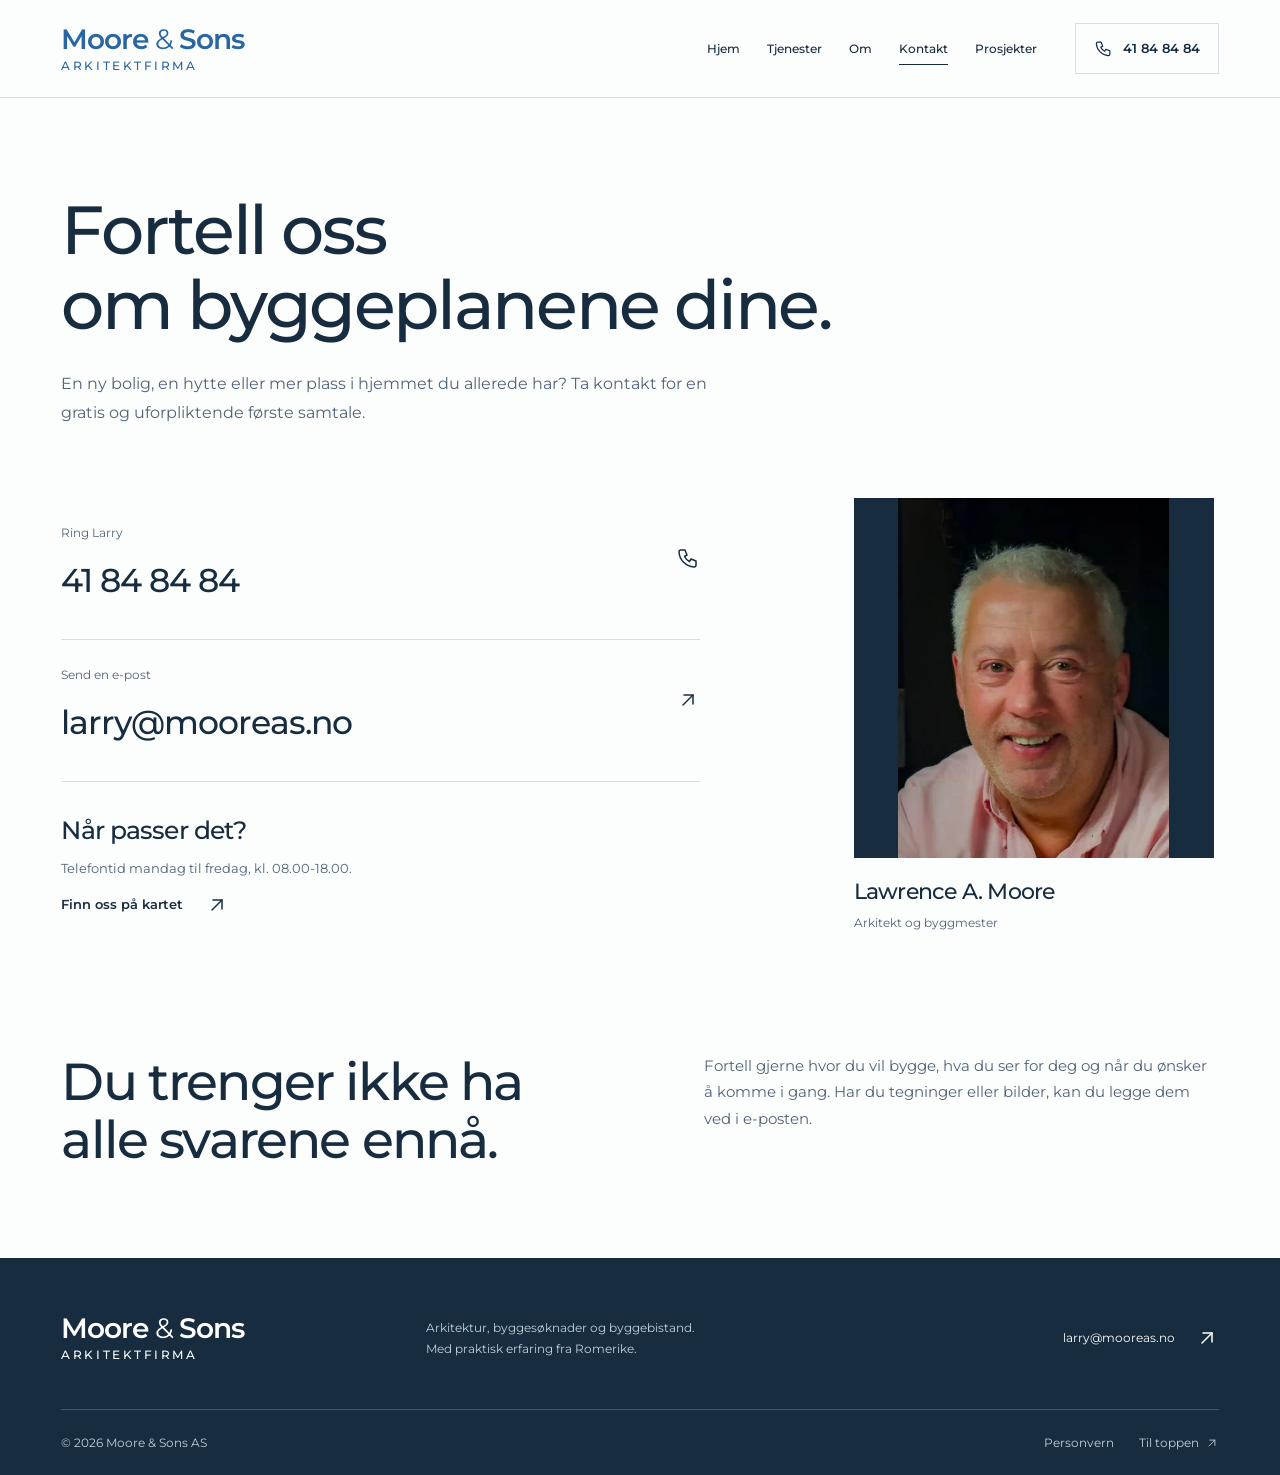
<file: contact/index.html>
<!DOCTYPE html>
<html lang="nb"><head><meta charset="utf-8"><meta name="viewport" content="width=device-width,initial-scale=1"><title>Kontakt Larry Moore | Moore & Sons</title><meta name="description" content="Kontakt Moore &amp; Sons på 41 84 84 84 eller larry@mooreas.no. Første samtale er gratis og uforpliktende. Telefontid mandag-fredag 08-18."><meta name="theme-color" content="#2a66a1"><meta property="og:title" content="Kontakt Larry Moore | Moore & Sons"><meta property="og:description" content="Kontakt Moore &amp; Sons på 41 84 84 84 eller larry@mooreas.no. Første samtale er gratis og uforpliktende. Telefontid mandag-fredag 08-18."><meta property="og:type" content="website"><meta property="og:locale" content="nb_NO"><link rel="icon" type="image/svg+xml" href="../favicon.svg"><link rel="preload" href="../assets/fonts/montserrat-latin.woff2" as="font" type="font/woff2" crossorigin><link rel="stylesheet" href="../styles.css"><script src="../script.js" defer></script><script type="application/ld+json">{"@context":"https://schema.org","@type":"ProfessionalService","name":"Moore & Sons AS","description":"Kontakt Moore & Sons på 41 84 84 84 eller larry@mooreas.no. Første samtale er gratis og uforpliktende. Telefontid mandag-fredag 08-18.","telephone":"+4741848484","email":"larry@mooreas.no","areaServed":"Romerike","sameAs":"https://mooreas.no/","openingHours":["Mo-Fr 08:00-18:00"]}</script><link rel="stylesheet" href="../refinements.css"></head><body id="top" class="inner-page"><a class="skip" href="#main">Hopp til innhold</a><header class="site-header "><div class="header-inner"><a class="brand" href="../index.html" aria-label="Moore & Sons arkitektfirma, hjem"><span>Moore <i>&</i> Sons</span><small>arkitektfirma</small></a><nav aria-label="Hovedmeny"><a href="../index.html" >Hjem</a><a href="../services/index.html" >Tjenester</a><a href="../about/index.html" >Om</a><a href="../contact/index.html" aria-current="page">Kontakt</a><a href="../prosjekter/index.html" >Prosjekter</a></nav><a class="header-phone" href="tel:+4741848484" aria-label="Ring oss på 41 84 84 84"><svg class="icon" aria-hidden="true" viewBox="0 0 24 24"><!--
tags: [call, telephone, contact, dial, mobile, handset, ring, support, hotline, phone]
category: Devices
version: "1.0"
unicode: "eb09"
-->

  <path d="M5 4h4l2 5l-2.5 1.5a11 11 0 0 0 5 5l1.5 -2.5l5 2v4a2 2 0 0 1 -2 2a16 16 0 0 1 -15 -15a2 2 0 0 1 2 -2" />

</svg><span>41 84 84 84</span></a><button class="menu-toggle" aria-expanded="false" aria-controls="mobile-menu"><span>Meny</span><span class="menu-lines" aria-hidden="true"></span></button></div></header><div class="mobile-menu" id="mobile-menu" hidden><nav aria-label="Mobilmeny"><a href="../index.html">Hjem<svg class="icon" aria-hidden="true" viewBox="0 0 24 24"><!--
tags: [direction, northeast, diagonal, external-link, open-in-new, trend, pointer, navigation, arrow, right]
category: Arrows
version: "1.0"
unicode: "ea24"
-->

  <path d="M17 7l-10 10" />
  <path d="M8 7l9 0l0 9" />

</svg></a><a href="../services/index.html">Tjenester<svg class="icon" aria-hidden="true" viewBox="0 0 24 24"><!--
tags: [direction, northeast, diagonal, external-link, open-in-new, trend, pointer, navigation, arrow, right]
category: Arrows
version: "1.0"
unicode: "ea24"
-->

  <path d="M17 7l-10 10" />
  <path d="M8 7l9 0l0 9" />

</svg></a><a href="../about/index.html">Om<svg class="icon" aria-hidden="true" viewBox="0 0 24 24"><!--
tags: [direction, northeast, diagonal, external-link, open-in-new, trend, pointer, navigation, arrow, right]
category: Arrows
version: "1.0"
unicode: "ea24"
-->

  <path d="M17 7l-10 10" />
  <path d="M8 7l9 0l0 9" />

</svg></a><a href="../contact/index.html">Kontakt<svg class="icon" aria-hidden="true" viewBox="0 0 24 24"><!--
tags: [direction, northeast, diagonal, external-link, open-in-new, trend, pointer, navigation, arrow, right]
category: Arrows
version: "1.0"
unicode: "ea24"
-->

  <path d="M17 7l-10 10" />
  <path d="M8 7l9 0l0 9" />

</svg></a><a href="../prosjekter/index.html">Prosjekter<svg class="icon" aria-hidden="true" viewBox="0 0 24 24"><!--
tags: [direction, northeast, diagonal, external-link, open-in-new, trend, pointer, navigation, arrow, right]
category: Arrows
version: "1.0"
unicode: "ea24"
-->

  <path d="M17 7l-10 10" />
  <path d="M8 7l9 0l0 9" />

</svg></a></nav><a href="tel:+4741848484">41 84 84 84</a><a href="mailto:larry@mooreas.no">larry@mooreas.no</a></div><main id="main"><section class="page-heading wrap"><h1>Fortell oss<br> om byggeplanene dine.</h1><p>En ny bolig, en hytte eller mer plass i hjemmet du allerede har? Ta kontakt for en gratis og uforpliktende første samtale.</p></section><section class="contact-layout wrap"><div class="contact-panel"><a class="contact-option" href="tel:+4741848484"><span>Ring Larry</span><strong>41 84 84 84</strong><svg class="icon" aria-hidden="true" viewBox="0 0 24 24"><!--
tags: [call, telephone, contact, dial, mobile, handset, ring, support, hotline, phone]
category: Devices
version: "1.0"
unicode: "eb09"
-->

  <path d="M5 4h4l2 5l-2.5 1.5a11 11 0 0 0 5 5l1.5 -2.5l5 2v4a2 2 0 0 1 -2 2a16 16 0 0 1 -15 -15a2 2 0 0 1 2 -2" />

</svg></a><a class="contact-option" href="mailto:larry@mooreas.no?subject=Foresp%C3%B8rsel%20om%20byggeprosjekt"><span>Send en e-post</span><strong>larry@mooreas.no</strong><svg class="icon" aria-hidden="true" viewBox="0 0 24 24"><!--
tags: [direction, northeast, diagonal, external-link, open-in-new, trend, pointer, navigation, arrow, right]
category: Arrows
version: "1.0"
unicode: "ea24"
-->

  <path d="M17 7l-10 10" />
  <path d="M8 7l9 0l0 9" />

</svg></a><div class="contact-hours"><h2>Når passer det?</h2><p>Telefontid mandag til fredag, kl. 08.00-18.00.</p><a class="text-link" href="https://maps.google.com/?cid=2374079038194666937" target="_blank" rel="noopener noreferrer">Finn oss på kartet <svg class="icon" aria-hidden="true" viewBox="0 0 24 24"><!--
tags: [direction, northeast, diagonal, external-link, open-in-new, trend, pointer, navigation, arrow, right]
category: Arrows
version: "1.0"
unicode: "ea24"
-->

  <path d="M17 7l-10 10" />
  <path d="M8 7l9 0l0 9" />

</svg></a></div></div><aside class="contact-person"><img class="" src="../assets/img/larry-moore-426.webp" srcset="../assets/img/larry-moore-426.webp 426w" sizes="(max-width: 767px) 80vw, 35vw" width="426" height="566" alt="Lawrence A. Moore" fetchpriority="high" loading="eager" decoding="async"><h2>Lawrence A. Moore</h2><p>Arkitekt og byggmester</p></aside></section><section class="prepare wrap"><h2>Du trenger ikke ha<br> alle svarene ennå.</h2><p>Fortell gjerne hvor du vil bygge, hva du ser for deg og når du ønsker å komme i gang. Har du tegninger eller bilder, kan du legge dem ved i e-posten.</p></section></main><footer class="footer"><div class="wrap footer-top"><a class="brand" href="../index.html" aria-label="Moore & Sons arkitektfirma, hjem"><span>Moore <i>&</i> Sons</span><small>arkitektfirma</small></a><p>Arkitektur, byggesøknader og byggebistand.<br> Med praktisk erfaring fra Romerike.</p><a href="mailto:larry@mooreas.no">larry@mooreas.no <svg class="icon" aria-hidden="true" viewBox="0 0 24 24"><!--
tags: [direction, northeast, diagonal, external-link, open-in-new, trend, pointer, navigation, arrow, right]
category: Arrows
version: "1.0"
unicode: "ea24"
-->

  <path d="M17 7l-10 10" />
  <path d="M8 7l9 0l0 9" />

</svg></a></div><div class="wrap footer-bottom"><span>© 2026 Moore & Sons AS</span><div><a href="../personvern/index.html">Personvern</a><a href="#top">Til toppen <svg class="icon" aria-hidden="true" viewBox="0 0 24 24"><!--
tags: [direction, northeast, diagonal, external-link, open-in-new, trend, pointer, navigation, arrow, right]
category: Arrows
version: "1.0"
unicode: "ea24"
-->

  <path d="M17 7l-10 10" />
  <path d="M8 7l9 0l0 9" />

</svg></a></div></div></footer><dialog class="lightbox" aria-label="Prosjektbilde"><button class="lightbox-close" aria-label="Lukk bildet">Lukk <svg class="icon" aria-hidden="true" viewBox="0 0 24 24"><!--
category: System
tags: [close, cancel, remove, delete, dismiss, exit, clear, cross, times, multiply, x]
version: "1.0"
unicode: "eb55"
-->

  <path d="M18 6l-12 12" />
  <path d="M6 6l12 12" />

</svg></button><figure><figcaption></figcaption></figure></dialog></body></html>
</file>
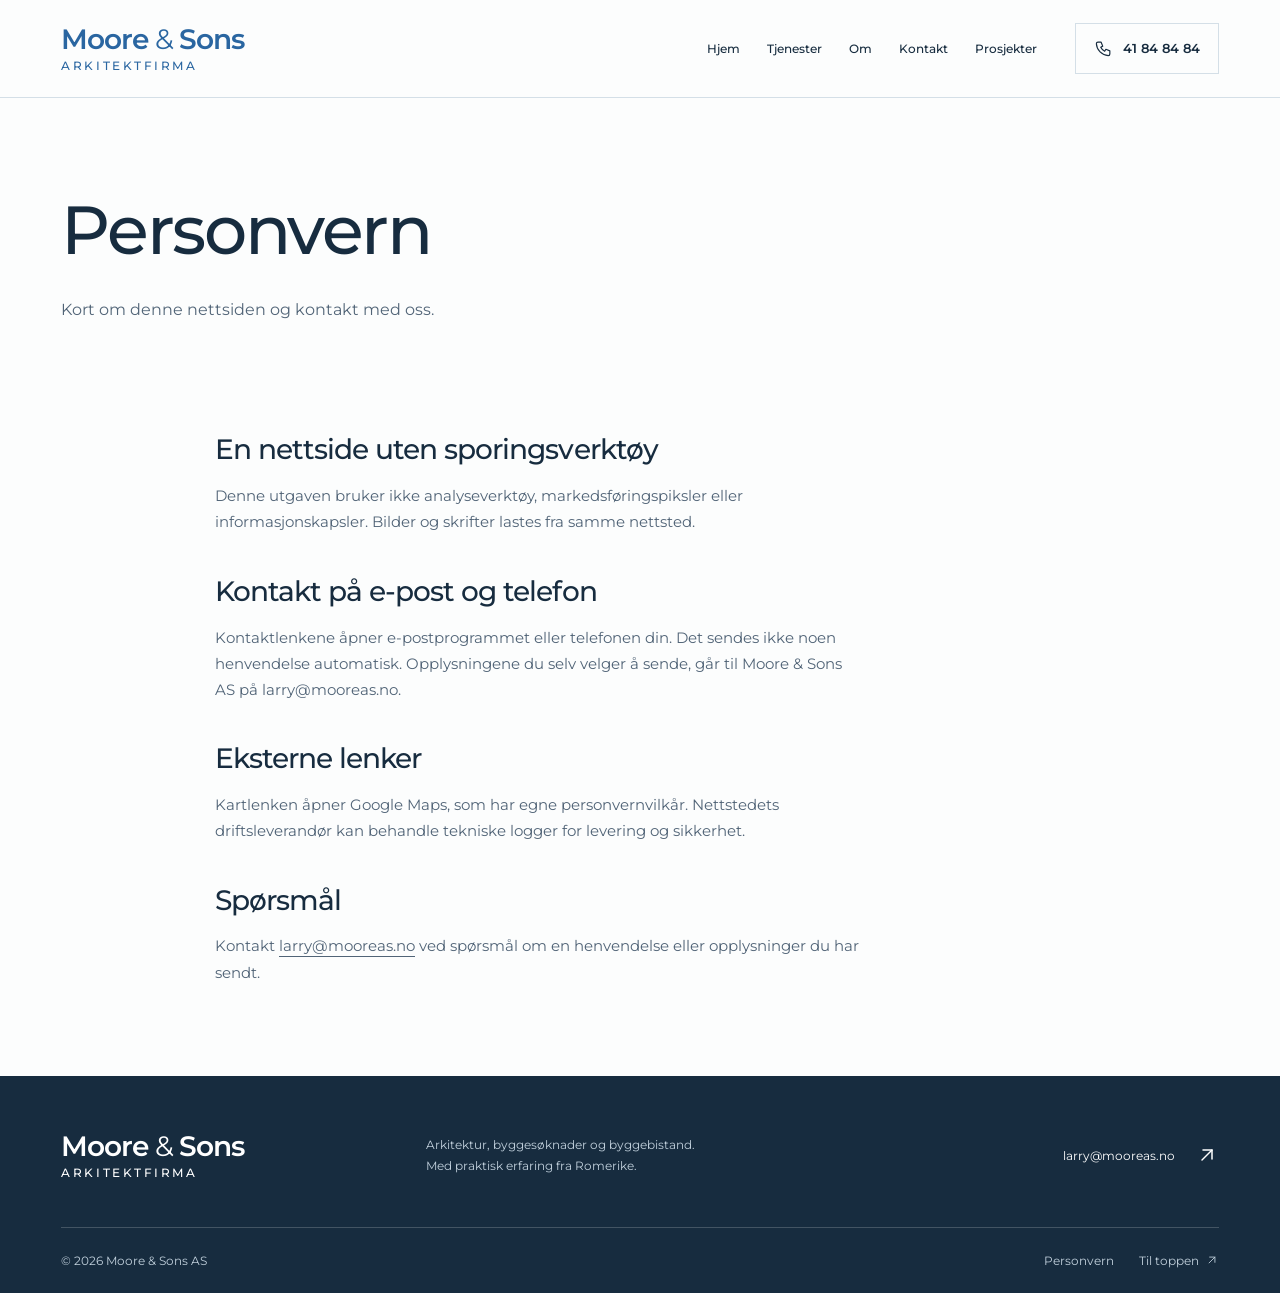
<file: personvern/index.html>
<!DOCTYPE html>
<html lang="nb"><head><meta charset="utf-8"><meta name="viewport" content="width=device-width,initial-scale=1"><title>Personvern | Moore & Sons</title><meta name="description" content="Informasjon om personvern og kontakt med Moore &amp; Sons."><meta name="theme-color" content="#2a66a1"><meta property="og:title" content="Personvern | Moore & Sons"><meta property="og:description" content="Informasjon om personvern og kontakt med Moore &amp; Sons."><meta property="og:type" content="website"><meta property="og:locale" content="nb_NO"><link rel="icon" type="image/svg+xml" href="../favicon.svg"><link rel="preload" href="../assets/fonts/montserrat-latin.woff2" as="font" type="font/woff2" crossorigin><link rel="stylesheet" href="../styles.css"><script src="../script.js" defer></script><script type="application/ld+json">{"@context":"https://schema.org","@type":"ProfessionalService","name":"Moore & Sons AS","description":"Informasjon om personvern og kontakt med Moore & Sons.","telephone":"+4741848484","email":"larry@mooreas.no","areaServed":"Romerike","sameAs":"https://mooreas.no/","openingHours":["Mo-Fr 08:00-18:00"]}</script><link rel="stylesheet" href="../refinements.css"></head><body id="top" class="inner-page"><a class="skip" href="#main">Hopp til innhold</a><header class="site-header "><div class="header-inner"><a class="brand" href="../index.html" aria-label="Moore & Sons arkitektfirma, hjem"><span>Moore <i>&</i> Sons</span><small>arkitektfirma</small></a><nav aria-label="Hovedmeny"><a href="../index.html" >Hjem</a><a href="../services/index.html" >Tjenester</a><a href="../about/index.html" >Om</a><a href="../contact/index.html" >Kontakt</a><a href="../prosjekter/index.html" >Prosjekter</a></nav><a class="header-phone" href="tel:+4741848484" aria-label="Ring oss på 41 84 84 84"><svg class="icon" aria-hidden="true" viewBox="0 0 24 24"><!--
tags: [call, telephone, contact, dial, mobile, handset, ring, support, hotline, phone]
category: Devices
version: "1.0"
unicode: "eb09"
-->

  <path d="M5 4h4l2 5l-2.5 1.5a11 11 0 0 0 5 5l1.5 -2.5l5 2v4a2 2 0 0 1 -2 2a16 16 0 0 1 -15 -15a2 2 0 0 1 2 -2" />

</svg><span>41 84 84 84</span></a><button class="menu-toggle" aria-expanded="false" aria-controls="mobile-menu"><span>Meny</span><span class="menu-lines" aria-hidden="true"></span></button></div></header><div class="mobile-menu" id="mobile-menu" hidden><nav aria-label="Mobilmeny"><a href="../index.html">Hjem<svg class="icon" aria-hidden="true" viewBox="0 0 24 24"><!--
tags: [direction, northeast, diagonal, external-link, open-in-new, trend, pointer, navigation, arrow, right]
category: Arrows
version: "1.0"
unicode: "ea24"
-->

  <path d="M17 7l-10 10" />
  <path d="M8 7l9 0l0 9" />

</svg></a><a href="../services/index.html">Tjenester<svg class="icon" aria-hidden="true" viewBox="0 0 24 24"><!--
tags: [direction, northeast, diagonal, external-link, open-in-new, trend, pointer, navigation, arrow, right]
category: Arrows
version: "1.0"
unicode: "ea24"
-->

  <path d="M17 7l-10 10" />
  <path d="M8 7l9 0l0 9" />

</svg></a><a href="../about/index.html">Om<svg class="icon" aria-hidden="true" viewBox="0 0 24 24"><!--
tags: [direction, northeast, diagonal, external-link, open-in-new, trend, pointer, navigation, arrow, right]
category: Arrows
version: "1.0"
unicode: "ea24"
-->

  <path d="M17 7l-10 10" />
  <path d="M8 7l9 0l0 9" />

</svg></a><a href="../contact/index.html">Kontakt<svg class="icon" aria-hidden="true" viewBox="0 0 24 24"><!--
tags: [direction, northeast, diagonal, external-link, open-in-new, trend, pointer, navigation, arrow, right]
category: Arrows
version: "1.0"
unicode: "ea24"
-->

  <path d="M17 7l-10 10" />
  <path d="M8 7l9 0l0 9" />

</svg></a><a href="../prosjekter/index.html">Prosjekter<svg class="icon" aria-hidden="true" viewBox="0 0 24 24"><!--
tags: [direction, northeast, diagonal, external-link, open-in-new, trend, pointer, navigation, arrow, right]
category: Arrows
version: "1.0"
unicode: "ea24"
-->

  <path d="M17 7l-10 10" />
  <path d="M8 7l9 0l0 9" />

</svg></a></nav><a href="tel:+4741848484">41 84 84 84</a><a href="mailto:larry@mooreas.no">larry@mooreas.no</a></div><main id="main"><section class="page-heading wrap"><h1>Personvern</h1><p>Kort om denne nettsiden og kontakt med oss.</p></section><article class="legal wrap"><h2>En nettside uten sporingsverktøy</h2><p>Denne utgaven bruker ikke analyseverktøy, markedsføringspiksler eller informasjonskapsler. Bilder og skrifter lastes fra samme nettsted.</p><h2>Kontakt på e-post og telefon</h2><p>Kontaktlenkene åpner e-postprogrammet eller telefonen din. Det sendes ikke noen henvendelse automatisk. Opplysningene du selv velger å sende, går til Moore & Sons AS på larry@mooreas.no.</p><h2>Eksterne lenker</h2><p>Kartlenken åpner Google Maps, som har egne personvernvilkår. Nettstedets driftsleverandør kan behandle tekniske logger for levering og sikkerhet.</p><h2>Spørsmål</h2><p>Kontakt <a href="mailto:larry@mooreas.no">larry@mooreas.no</a> ved spørsmål om en henvendelse eller opplysninger du har sendt.</p></article></main><footer class="footer"><div class="wrap footer-top"><a class="brand" href="../index.html" aria-label="Moore & Sons arkitektfirma, hjem"><span>Moore <i>&</i> Sons</span><small>arkitektfirma</small></a><p>Arkitektur, byggesøknader og byggebistand.<br> Med praktisk erfaring fra Romerike.</p><a href="mailto:larry@mooreas.no">larry@mooreas.no <svg class="icon" aria-hidden="true" viewBox="0 0 24 24"><!--
tags: [direction, northeast, diagonal, external-link, open-in-new, trend, pointer, navigation, arrow, right]
category: Arrows
version: "1.0"
unicode: "ea24"
-->

  <path d="M17 7l-10 10" />
  <path d="M8 7l9 0l0 9" />

</svg></a></div><div class="wrap footer-bottom"><span>© 2026 Moore & Sons AS</span><div><a href="../personvern/index.html">Personvern</a><a href="#top">Til toppen <svg class="icon" aria-hidden="true" viewBox="0 0 24 24"><!--
tags: [direction, northeast, diagonal, external-link, open-in-new, trend, pointer, navigation, arrow, right]
category: Arrows
version: "1.0"
unicode: "ea24"
-->

  <path d="M17 7l-10 10" />
  <path d="M8 7l9 0l0 9" />

</svg></a></div></div></footer><dialog class="lightbox" aria-label="Prosjektbilde"><button class="lightbox-close" aria-label="Lukk bildet">Lukk <svg class="icon" aria-hidden="true" viewBox="0 0 24 24"><!--
category: System
tags: [close, cancel, remove, delete, dismiss, exit, clear, cross, times, multiply, x]
version: "1.0"
unicode: "eb55"
-->

  <path d="M18 6l-12 12" />
  <path d="M6 6l12 12" />

</svg></button><figure><figcaption></figcaption></figure></dialog></body></html>
</file>
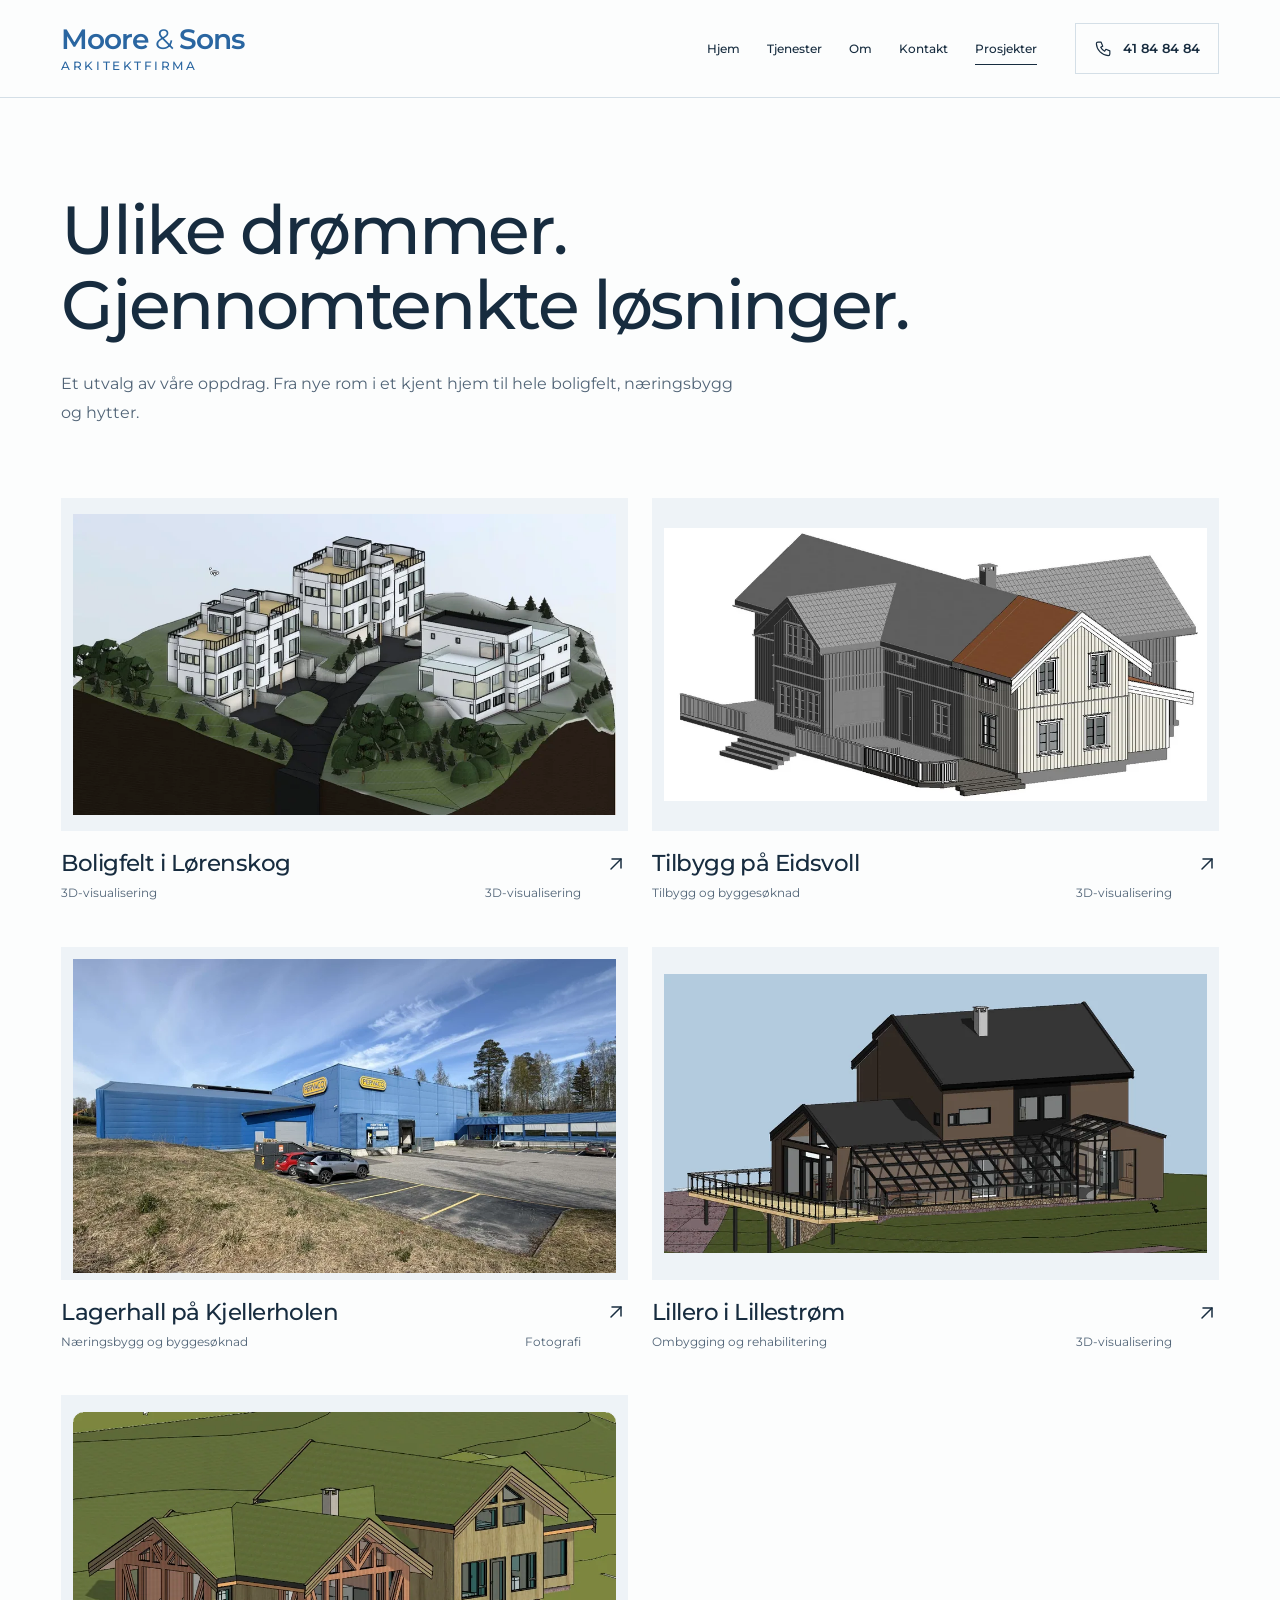
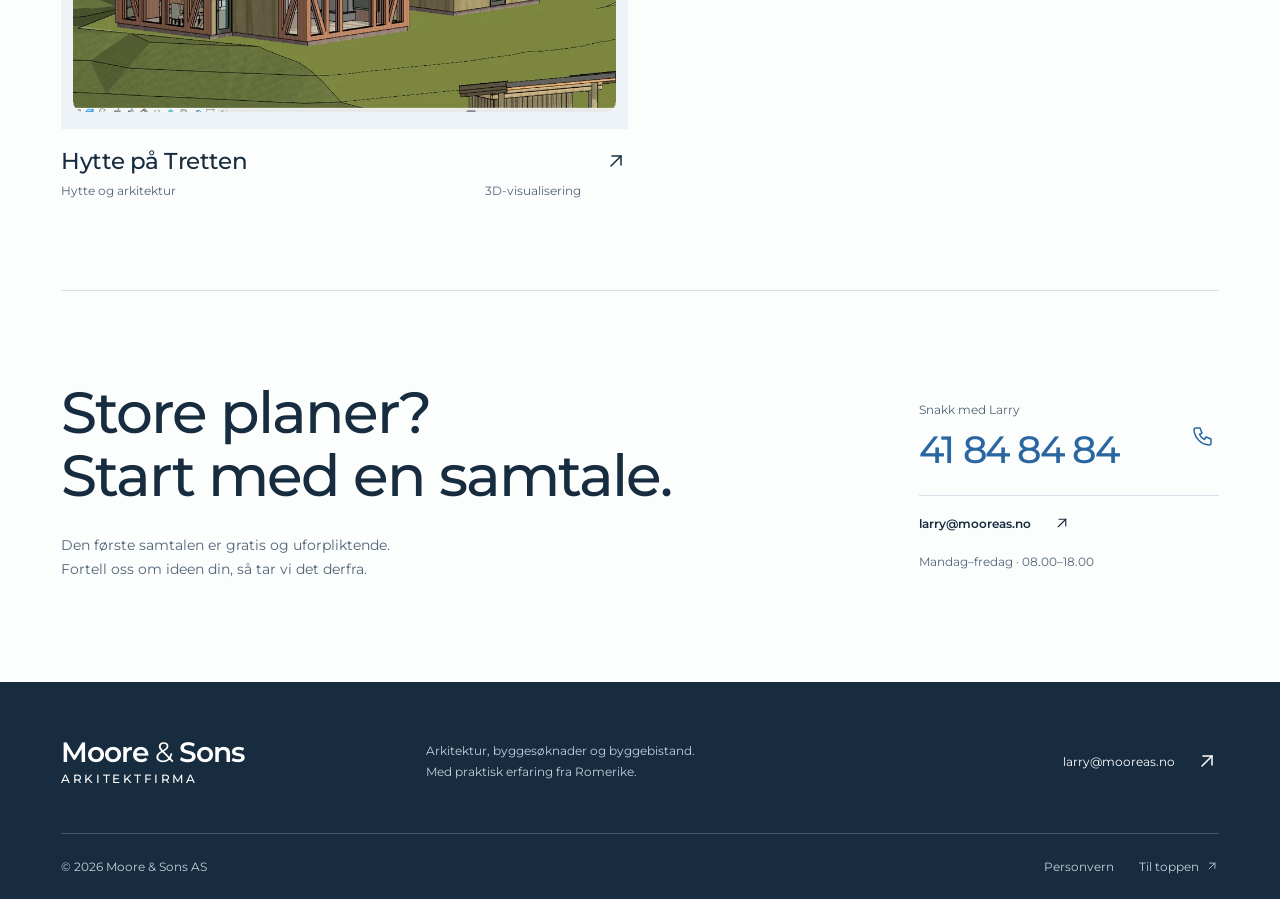
<file: prosjekter/index.html>
<!DOCTYPE html>
<html lang="nb"><head><meta charset="utf-8"><meta name="viewport" content="width=device-width,initial-scale=1"><title>Prosjekter | Moore & Sons</title><meta name="description" content="Utforsk fem prosjekter fra Moore &amp; Sons: boligfelt, tilbygg, lagerhall, rehabilitering og hytte. Se originale bilder, tegninger og 3D-modeller."><meta name="theme-color" content="#2a66a1"><meta property="og:title" content="Prosjekter | Moore & Sons"><meta property="og:description" content="Utforsk fem prosjekter fra Moore &amp; Sons: boligfelt, tilbygg, lagerhall, rehabilitering og hytte. Se originale bilder, tegninger og 3D-modeller."><meta property="og:type" content="website"><meta property="og:locale" content="nb_NO"><link rel="icon" type="image/svg+xml" href="../favicon.svg"><link rel="preload" href="../assets/fonts/montserrat-latin.woff2" as="font" type="font/woff2" crossorigin><link rel="stylesheet" href="../styles.css"><script src="../script.js" defer></script><script type="application/ld+json">{"@context":"https://schema.org","@type":"ProfessionalService","name":"Moore & Sons AS","description":"Utforsk fem prosjekter fra Moore & Sons: boligfelt, tilbygg, lagerhall, rehabilitering og hytte. Se originale bilder, tegninger og 3D-modeller.","telephone":"+4741848484","email":"larry@mooreas.no","areaServed":"Romerike","sameAs":"https://mooreas.no/","openingHours":["Mo-Fr 08:00-18:00"]}</script><link rel="stylesheet" href="../refinements.css"></head><body id="top" class="inner-page"><a class="skip" href="#main">Hopp til innhold</a><header class="site-header "><div class="header-inner"><a class="brand" href="../index.html" aria-label="Moore & Sons arkitektfirma, hjem"><span>Moore <i>&</i> Sons</span><small>arkitektfirma</small></a><nav aria-label="Hovedmeny"><a href="../index.html" >Hjem</a><a href="../services/index.html" >Tjenester</a><a href="../about/index.html" >Om</a><a href="../contact/index.html" >Kontakt</a><a href="../prosjekter/index.html" aria-current="page">Prosjekter</a></nav><a class="header-phone" href="tel:+4741848484" aria-label="Ring oss på 41 84 84 84"><svg class="icon" aria-hidden="true" viewBox="0 0 24 24"><!--
tags: [call, telephone, contact, dial, mobile, handset, ring, support, hotline, phone]
category: Devices
version: "1.0"
unicode: "eb09"
-->

  <path d="M5 4h4l2 5l-2.5 1.5a11 11 0 0 0 5 5l1.5 -2.5l5 2v4a2 2 0 0 1 -2 2a16 16 0 0 1 -15 -15a2 2 0 0 1 2 -2" />

</svg><span>41 84 84 84</span></a><button class="menu-toggle" aria-expanded="false" aria-controls="mobile-menu"><span>Meny</span><span class="menu-lines" aria-hidden="true"></span></button></div></header><div class="mobile-menu" id="mobile-menu" hidden><nav aria-label="Mobilmeny"><a href="../index.html">Hjem<svg class="icon" aria-hidden="true" viewBox="0 0 24 24"><!--
tags: [direction, northeast, diagonal, external-link, open-in-new, trend, pointer, navigation, arrow, right]
category: Arrows
version: "1.0"
unicode: "ea24"
-->

  <path d="M17 7l-10 10" />
  <path d="M8 7l9 0l0 9" />

</svg></a><a href="../services/index.html">Tjenester<svg class="icon" aria-hidden="true" viewBox="0 0 24 24"><!--
tags: [direction, northeast, diagonal, external-link, open-in-new, trend, pointer, navigation, arrow, right]
category: Arrows
version: "1.0"
unicode: "ea24"
-->

  <path d="M17 7l-10 10" />
  <path d="M8 7l9 0l0 9" />

</svg></a><a href="../about/index.html">Om<svg class="icon" aria-hidden="true" viewBox="0 0 24 24"><!--
tags: [direction, northeast, diagonal, external-link, open-in-new, trend, pointer, navigation, arrow, right]
category: Arrows
version: "1.0"
unicode: "ea24"
-->

  <path d="M17 7l-10 10" />
  <path d="M8 7l9 0l0 9" />

</svg></a><a href="../contact/index.html">Kontakt<svg class="icon" aria-hidden="true" viewBox="0 0 24 24"><!--
tags: [direction, northeast, diagonal, external-link, open-in-new, trend, pointer, navigation, arrow, right]
category: Arrows
version: "1.0"
unicode: "ea24"
-->

  <path d="M17 7l-10 10" />
  <path d="M8 7l9 0l0 9" />

</svg></a><a href="../prosjekter/index.html">Prosjekter<svg class="icon" aria-hidden="true" viewBox="0 0 24 24"><!--
tags: [direction, northeast, diagonal, external-link, open-in-new, trend, pointer, navigation, arrow, right]
category: Arrows
version: "1.0"
unicode: "ea24"
-->

  <path d="M17 7l-10 10" />
  <path d="M8 7l9 0l0 9" />

</svg></a></nav><a href="tel:+4741848484">41 84 84 84</a><a href="mailto:larry@mooreas.no">larry@mooreas.no</a></div><main id="main"><section class="page-heading wrap"><h1>Ulike drømmer.<br> Gjennomtenkte løsninger.</h1><p>Et utvalg av våre oppdrag. Fra nye rom i et kjent hjem til hele boligfelt, næringsbygg og hytter.</p></section><section class="wrap projects-index"><div class="project-grid"><a class="project-card" href="../prosjekter/3d-visualisering-av-en-liten-boligfelt/index.html"><div class="project-image"><img class="" src="../assets/img/lorenskog-boligfelt-modell-1319.webp" srcset="../assets/img/lorenskog-boligfelt-modell-480.webp 480w,../assets/img/lorenskog-boligfelt-modell-960.webp 960w,../assets/img/lorenskog-boligfelt-modell-1319.webp 1319w" sizes="(max-width: 767px) 100vw, 50vw" width="1319" height="734" alt="Boligfelt i Lørenskog, 3D-visualisering" loading="lazy" decoding="async"><span class="image-action">Se prosjekt <svg class="icon" aria-hidden="true" viewBox="0 0 24 24"><!--
tags: [direction, northeast, diagonal, external-link, open-in-new, trend, pointer, navigation, arrow, right]
category: Arrows
version: "1.0"
unicode: "ea24"
-->

  <path d="M17 7l-10 10" />
  <path d="M8 7l9 0l0 9" />

</svg></span></div><div class="project-caption"><h3>Boligfelt i Lørenskog</h3><svg class="icon" aria-hidden="true" viewBox="0 0 24 24"><!--
tags: [direction, northeast, diagonal, external-link, open-in-new, trend, pointer, navigation, arrow, right]
category: Arrows
version: "1.0"
unicode: "ea24"
-->

  <path d="M17 7l-10 10" />
  <path d="M8 7l9 0l0 9" />

</svg></div><p>3D-visualisering<span>3D-visualisering</span></p></a><a class="project-card" href="../prosjekter/tilbygg-p-eidsvoll/index.html"><div class="project-image"><img class="" src="../assets/img/eidsvoll-tilbygg-perspektiv-1399.webp" srcset="../assets/img/eidsvoll-tilbygg-perspektiv-480.webp 480w,../assets/img/eidsvoll-tilbygg-perspektiv-960.webp 960w,../assets/img/eidsvoll-tilbygg-perspektiv-1399.webp 1399w" sizes="(max-width: 767px) 100vw, 50vw" width="1399" height="704" alt="Tilbygg på Eidsvoll, Tilbygg og byggesøknad" loading="lazy" decoding="async"><span class="image-action">Se prosjekt <svg class="icon" aria-hidden="true" viewBox="0 0 24 24"><!--
tags: [direction, northeast, diagonal, external-link, open-in-new, trend, pointer, navigation, arrow, right]
category: Arrows
version: "1.0"
unicode: "ea24"
-->

  <path d="M17 7l-10 10" />
  <path d="M8 7l9 0l0 9" />

</svg></span></div><div class="project-caption"><h3>Tilbygg på Eidsvoll</h3><svg class="icon" aria-hidden="true" viewBox="0 0 24 24"><!--
tags: [direction, northeast, diagonal, external-link, open-in-new, trend, pointer, navigation, arrow, right]
category: Arrows
version: "1.0"
unicode: "ea24"
-->

  <path d="M17 7l-10 10" />
  <path d="M8 7l9 0l0 9" />

</svg></div><p>Tilbygg og byggesøknad<span>3D-visualisering</span></p></a><a class="project-card" href="../prosjekter/ny-hall-i-industri-omr-de/index.html"><div class="project-image"><img class="" src="../assets/img/industrihall-oversikt-1600.webp" srcset="../assets/img/industrihall-oversikt-480.webp 480w,../assets/img/industrihall-oversikt-960.webp 960w,../assets/img/industrihall-oversikt-1600.webp 1600w" sizes="(max-width: 767px) 100vw, 50vw" width="1600" height="927" alt="Lagerhall på Kjellerholen, Næringsbygg og byggesøknad" loading="lazy" decoding="async"><span class="image-action">Se prosjekt <svg class="icon" aria-hidden="true" viewBox="0 0 24 24"><!--
tags: [direction, northeast, diagonal, external-link, open-in-new, trend, pointer, navigation, arrow, right]
category: Arrows
version: "1.0"
unicode: "ea24"
-->

  <path d="M17 7l-10 10" />
  <path d="M8 7l9 0l0 9" />

</svg></span></div><div class="project-caption"><h3>Lagerhall på Kjellerholen</h3><svg class="icon" aria-hidden="true" viewBox="0 0 24 24"><!--
tags: [direction, northeast, diagonal, external-link, open-in-new, trend, pointer, navigation, arrow, right]
category: Arrows
version: "1.0"
unicode: "ea24"
-->

  <path d="M17 7l-10 10" />
  <path d="M8 7l9 0l0 9" />

</svg></div><p>Næringsbygg og byggesøknad<span>Fotografi</span></p></a><a class="project-card" href="../prosjekter/total-ombygging-av-bolig/index.html"><div class="project-image"><img class="" src="../assets/img/lillero-nyfasade-bak-visualisering-1600.webp" srcset="../assets/img/lillero-nyfasade-bak-visualisering-480.webp 480w,../assets/img/lillero-nyfasade-bak-visualisering-960.webp 960w,../assets/img/lillero-nyfasade-bak-visualisering-1600.webp 1600w" sizes="(max-width: 767px) 100vw, 50vw" width="1600" height="822" alt="Lillero i Lillestrøm, Ombygging og rehabilitering" loading="lazy" decoding="async"><span class="image-action">Se prosjekt <svg class="icon" aria-hidden="true" viewBox="0 0 24 24"><!--
tags: [direction, northeast, diagonal, external-link, open-in-new, trend, pointer, navigation, arrow, right]
category: Arrows
version: "1.0"
unicode: "ea24"
-->

  <path d="M17 7l-10 10" />
  <path d="M8 7l9 0l0 9" />

</svg></span></div><div class="project-caption"><h3>Lillero i Lillestrøm</h3><svg class="icon" aria-hidden="true" viewBox="0 0 24 24"><!--
tags: [direction, northeast, diagonal, external-link, open-in-new, trend, pointer, navigation, arrow, right]
category: Arrows
version: "1.0"
unicode: "ea24"
-->

  <path d="M17 7l-10 10" />
  <path d="M8 7l9 0l0 9" />

</svg></div><p>Ombygging og rehabilitering<span>3D-visualisering</span></p></a><a class="project-card" href="../prosjekter/stor-hytte-p-tretten/index.html"><div class="project-image"><img class="" src="../assets/img/tretten-hytte-visualisering-1208.webp" srcset="../assets/img/tretten-hytte-visualisering-480.webp 480w,../assets/img/tretten-hytte-visualisering-960.webp 960w,../assets/img/tretten-hytte-visualisering-1208.webp 1208w" sizes="(max-width: 767px) 100vw, 50vw" width="1208" height="669" alt="Hytte på Tretten, Hytte og arkitektur" loading="lazy" decoding="async"><span class="image-action">Se prosjekt <svg class="icon" aria-hidden="true" viewBox="0 0 24 24"><!--
tags: [direction, northeast, diagonal, external-link, open-in-new, trend, pointer, navigation, arrow, right]
category: Arrows
version: "1.0"
unicode: "ea24"
-->

  <path d="M17 7l-10 10" />
  <path d="M8 7l9 0l0 9" />

</svg></span></div><div class="project-caption"><h3>Hytte på Tretten</h3><svg class="icon" aria-hidden="true" viewBox="0 0 24 24"><!--
tags: [direction, northeast, diagonal, external-link, open-in-new, trend, pointer, navigation, arrow, right]
category: Arrows
version: "1.0"
unicode: "ea24"
-->

  <path d="M17 7l-10 10" />
  <path d="M8 7l9 0l0 9" />

</svg></div><p>Hytte og arkitektur<span>3D-visualisering</span></p></a></div></section><section class="contact-band wrap"><div><h2>Store planer?<br> Start med en samtale.</h2><p>Den første samtalen er gratis og uforpliktende.<br> Fortell oss om ideen din, så tar vi det derfra.</p></div><div class="contact-actions"><a class="contact-direct" href="tel:+4741848484"><span>Snakk med Larry</span><strong>41 84 84 84</strong><svg class="icon" aria-hidden="true" viewBox="0 0 24 24"><!--
tags: [call, telephone, contact, dial, mobile, handset, ring, support, hotline, phone]
category: Devices
version: "1.0"
unicode: "eb09"
-->

  <path d="M5 4h4l2 5l-2.5 1.5a11 11 0 0 0 5 5l1.5 -2.5l5 2v4a2 2 0 0 1 -2 2a16 16 0 0 1 -15 -15a2 2 0 0 1 2 -2" />

</svg></a><a class="text-link" href="mailto:larry@mooreas.no">larry@mooreas.no <svg class="icon" aria-hidden="true" viewBox="0 0 24 24"><!--
tags: [direction, northeast, diagonal, external-link, open-in-new, trend, pointer, navigation, arrow, right]
category: Arrows
version: "1.0"
unicode: "ea24"
-->

  <path d="M17 7l-10 10" />
  <path d="M8 7l9 0l0 9" />

</svg></a><span class="contact-time">Mandag–fredag · 08.00–18.00</span></div></section></main><footer class="footer"><div class="wrap footer-top"><a class="brand" href="../index.html" aria-label="Moore & Sons arkitektfirma, hjem"><span>Moore <i>&</i> Sons</span><small>arkitektfirma</small></a><p>Arkitektur, byggesøknader og byggebistand.<br> Med praktisk erfaring fra Romerike.</p><a href="mailto:larry@mooreas.no">larry@mooreas.no <svg class="icon" aria-hidden="true" viewBox="0 0 24 24"><!--
tags: [direction, northeast, diagonal, external-link, open-in-new, trend, pointer, navigation, arrow, right]
category: Arrows
version: "1.0"
unicode: "ea24"
-->

  <path d="M17 7l-10 10" />
  <path d="M8 7l9 0l0 9" />

</svg></a></div><div class="wrap footer-bottom"><span>© 2026 Moore & Sons AS</span><div><a href="../personvern/index.html">Personvern</a><a href="#top">Til toppen <svg class="icon" aria-hidden="true" viewBox="0 0 24 24"><!--
tags: [direction, northeast, diagonal, external-link, open-in-new, trend, pointer, navigation, arrow, right]
category: Arrows
version: "1.0"
unicode: "ea24"
-->

  <path d="M17 7l-10 10" />
  <path d="M8 7l9 0l0 9" />

</svg></a></div></div></footer><dialog class="lightbox" aria-label="Prosjektbilde"><button class="lightbox-close" aria-label="Lukk bildet">Lukk <svg class="icon" aria-hidden="true" viewBox="0 0 24 24"><!--
category: System
tags: [close, cancel, remove, delete, dismiss, exit, clear, cross, times, multiply, x]
version: "1.0"
unicode: "eb55"
-->

  <path d="M18 6l-12 12" />
  <path d="M6 6l12 12" />

</svg></button><figure><figcaption></figcaption></figure></dialog></body></html>
</file>
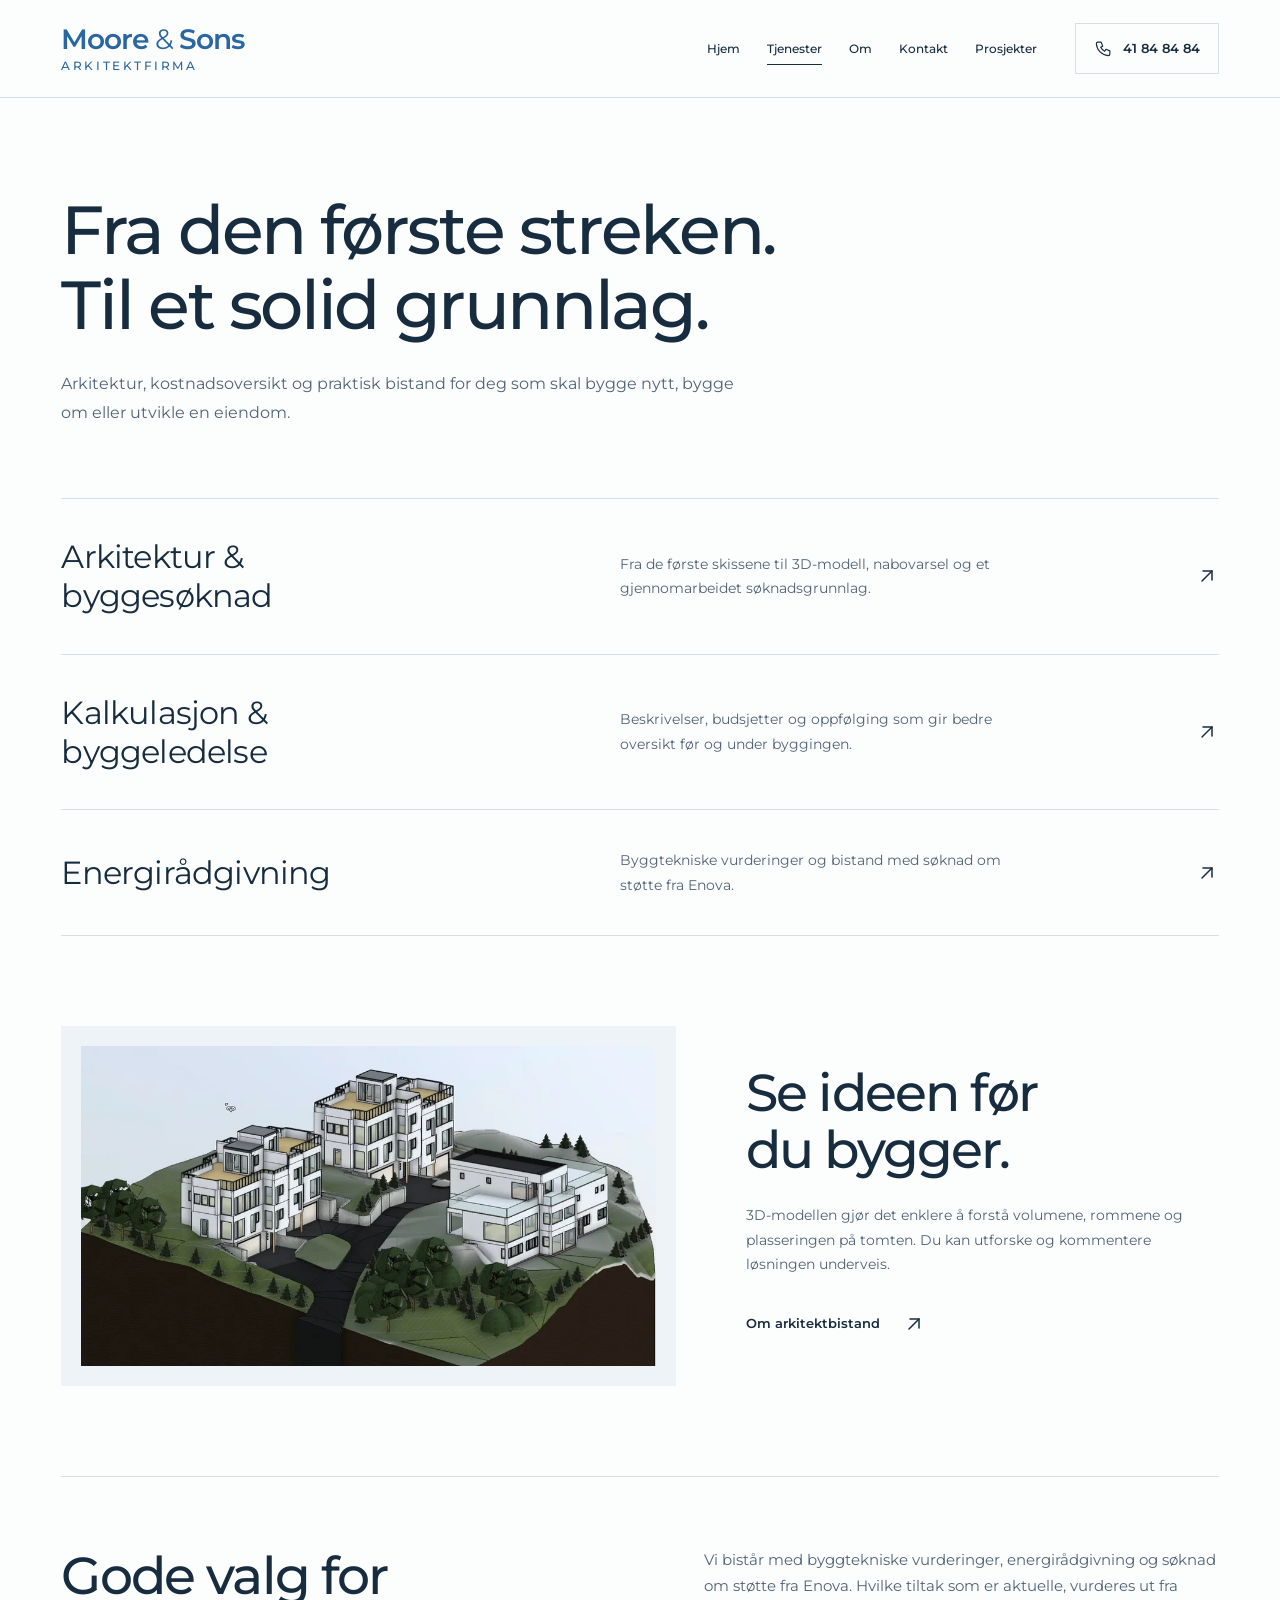
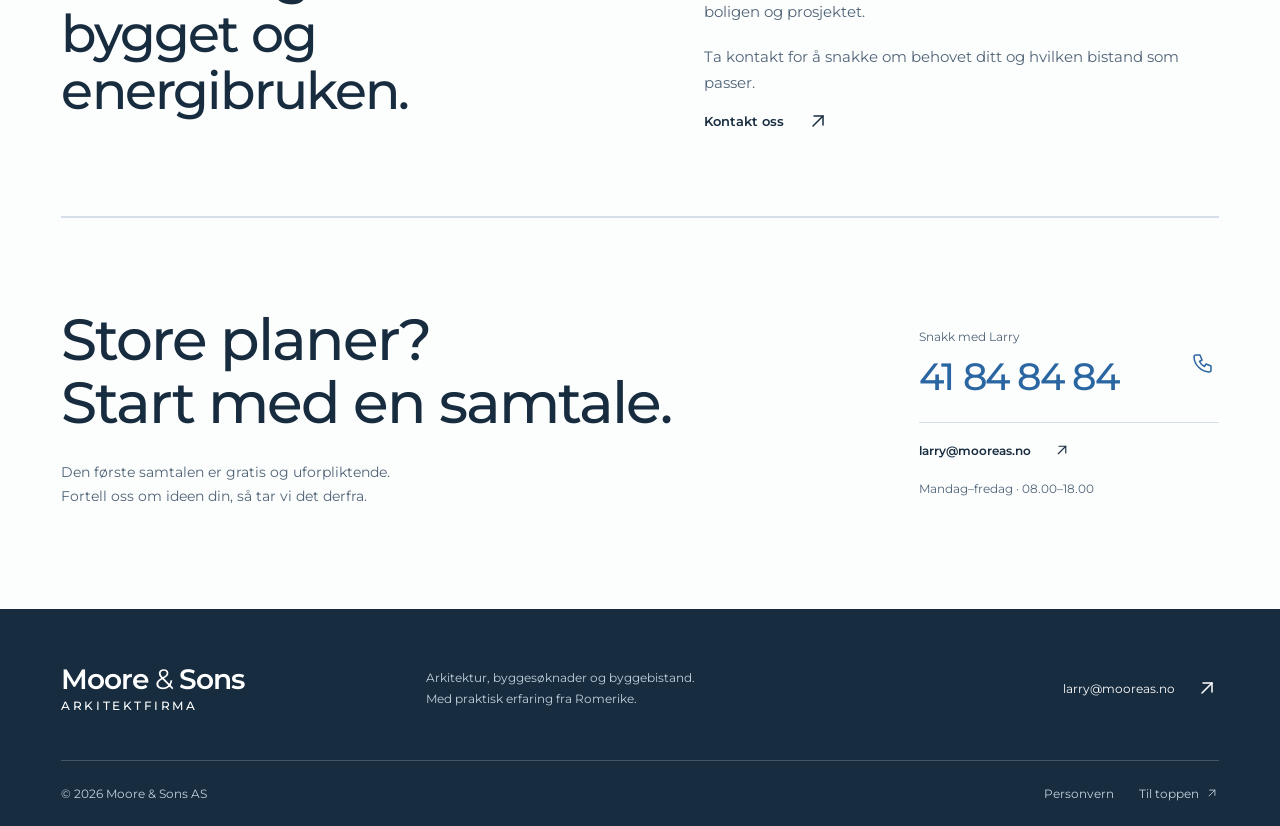
<file: services/index.html>
<!DOCTYPE html>
<html lang="nb"><head><meta charset="utf-8"><meta name="viewport" content="width=device-width,initial-scale=1"><title>Tjenester | Moore & Sons</title><meta name="description" content="Arkitektur, byggesøknader, kalkulasjon, byggeledelse og energirådgivning fra Moore &amp; Sons på Romerike."><meta name="theme-color" content="#2a66a1"><meta property="og:title" content="Tjenester | Moore & Sons"><meta property="og:description" content="Arkitektur, byggesøknader, kalkulasjon, byggeledelse og energirådgivning fra Moore &amp; Sons på Romerike."><meta property="og:type" content="website"><meta property="og:locale" content="nb_NO"><link rel="icon" type="image/svg+xml" href="../favicon.svg"><link rel="preload" href="../assets/fonts/montserrat-latin.woff2" as="font" type="font/woff2" crossorigin><link rel="stylesheet" href="../styles.css"><script src="../script.js" defer></script><script type="application/ld+json">{"@context":"https://schema.org","@type":"ProfessionalService","name":"Moore & Sons AS","description":"Arkitektur, byggesøknader, kalkulasjon, byggeledelse og energirådgivning fra Moore & Sons på Romerike.","telephone":"+4741848484","email":"larry@mooreas.no","areaServed":"Romerike","sameAs":"https://mooreas.no/","openingHours":["Mo-Fr 08:00-18:00"]}</script><link rel="stylesheet" href="../refinements.css"></head><body id="top" class="inner-page"><a class="skip" href="#main">Hopp til innhold</a><header class="site-header "><div class="header-inner"><a class="brand" href="../index.html" aria-label="Moore & Sons arkitektfirma, hjem"><span>Moore <i>&</i> Sons</span><small>arkitektfirma</small></a><nav aria-label="Hovedmeny"><a href="../index.html" >Hjem</a><a href="../services/index.html" aria-current="page">Tjenester</a><a href="../about/index.html" >Om</a><a href="../contact/index.html" >Kontakt</a><a href="../prosjekter/index.html" >Prosjekter</a></nav><a class="header-phone" href="tel:+4741848484" aria-label="Ring oss på 41 84 84 84"><svg class="icon" aria-hidden="true" viewBox="0 0 24 24"><!--
tags: [call, telephone, contact, dial, mobile, handset, ring, support, hotline, phone]
category: Devices
version: "1.0"
unicode: "eb09"
-->

  <path d="M5 4h4l2 5l-2.5 1.5a11 11 0 0 0 5 5l1.5 -2.5l5 2v4a2 2 0 0 1 -2 2a16 16 0 0 1 -15 -15a2 2 0 0 1 2 -2" />

</svg><span>41 84 84 84</span></a><button class="menu-toggle" aria-expanded="false" aria-controls="mobile-menu"><span>Meny</span><span class="menu-lines" aria-hidden="true"></span></button></div></header><div class="mobile-menu" id="mobile-menu" hidden><nav aria-label="Mobilmeny"><a href="../index.html">Hjem<svg class="icon" aria-hidden="true" viewBox="0 0 24 24"><!--
tags: [direction, northeast, diagonal, external-link, open-in-new, trend, pointer, navigation, arrow, right]
category: Arrows
version: "1.0"
unicode: "ea24"
-->

  <path d="M17 7l-10 10" />
  <path d="M8 7l9 0l0 9" />

</svg></a><a href="../services/index.html">Tjenester<svg class="icon" aria-hidden="true" viewBox="0 0 24 24"><!--
tags: [direction, northeast, diagonal, external-link, open-in-new, trend, pointer, navigation, arrow, right]
category: Arrows
version: "1.0"
unicode: "ea24"
-->

  <path d="M17 7l-10 10" />
  <path d="M8 7l9 0l0 9" />

</svg></a><a href="../about/index.html">Om<svg class="icon" aria-hidden="true" viewBox="0 0 24 24"><!--
tags: [direction, northeast, diagonal, external-link, open-in-new, trend, pointer, navigation, arrow, right]
category: Arrows
version: "1.0"
unicode: "ea24"
-->

  <path d="M17 7l-10 10" />
  <path d="M8 7l9 0l0 9" />

</svg></a><a href="../contact/index.html">Kontakt<svg class="icon" aria-hidden="true" viewBox="0 0 24 24"><!--
tags: [direction, northeast, diagonal, external-link, open-in-new, trend, pointer, navigation, arrow, right]
category: Arrows
version: "1.0"
unicode: "ea24"
-->

  <path d="M17 7l-10 10" />
  <path d="M8 7l9 0l0 9" />

</svg></a><a href="../prosjekter/index.html">Prosjekter<svg class="icon" aria-hidden="true" viewBox="0 0 24 24"><!--
tags: [direction, northeast, diagonal, external-link, open-in-new, trend, pointer, navigation, arrow, right]
category: Arrows
version: "1.0"
unicode: "ea24"
-->

  <path d="M17 7l-10 10" />
  <path d="M8 7l9 0l0 9" />

</svg></a></nav><a href="tel:+4741848484">41 84 84 84</a><a href="mailto:larry@mooreas.no">larry@mooreas.no</a></div><main id="main"><section class="page-heading wrap"><h1>Fra den første streken.<br> Til et solid grunnlag.</h1><p>Arkitektur, kostnadsoversikt og praktisk bistand for deg som skal bygge nytt, bygge om eller utvikle en eiendom.</p></section><div class="wrap"><div class="service-list"><a href="../services/arkitekt/index.html"><span class="service-title">Arkitektur &<br> byggesøknad</span><p>Fra de første skissene til 3D-modell, nabovarsel og et gjennomarbeidet søknadsgrunnlag.</p><svg class="icon" aria-hidden="true" viewBox="0 0 24 24"><!--
tags: [direction, northeast, diagonal, external-link, open-in-new, trend, pointer, navigation, arrow, right]
category: Arrows
version: "1.0"
unicode: "ea24"
-->

  <path d="M17 7l-10 10" />
  <path d="M8 7l9 0l0 9" />

</svg></a><a href="../services/byggebistand/index.html"><span class="service-title">Kalkulasjon &<br> byggeledelse</span><p>Beskrivelser, budsjetter og oppfølging som gir bedre oversikt før og under byggingen.</p><svg class="icon" aria-hidden="true" viewBox="0 0 24 24"><!--
tags: [direction, northeast, diagonal, external-link, open-in-new, trend, pointer, navigation, arrow, right]
category: Arrows
version: "1.0"
unicode: "ea24"
-->

  <path d="M17 7l-10 10" />
  <path d="M8 7l9 0l0 9" />

</svg></a><a href="../services/index.html#energi"><span class="service-title">Energirådgivning</span><p>Byggtekniske vurderinger og bistand med søknad om støtte fra Enova.</p><svg class="icon" aria-hidden="true" viewBox="0 0 24 24"><!--
tags: [direction, northeast, diagonal, external-link, open-in-new, trend, pointer, navigation, arrow, right]
category: Arrows
version: "1.0"
unicode: "ea24"
-->

  <path d="M17 7l-10 10" />
  <path d="M8 7l9 0l0 9" />

</svg></a></div></div><section class="service-feature wrap"><div><img class="" src="../assets/img/lorenskog-boligfelt-modell-1319.webp" srcset="../assets/img/lorenskog-boligfelt-modell-480.webp 480w,../assets/img/lorenskog-boligfelt-modell-960.webp 960w,../assets/img/lorenskog-boligfelt-modell-1319.webp 1319w" sizes="(max-width: 767px) 100vw, 60vw" width="1319" height="734" alt="Boligfelt visualisert i 3D av Moore &amp; Sons" loading="lazy" decoding="async"></div><div><h2>Se ideen før<br> du bygger.</h2><p>3D-modellen gjør det enklere å forstå volumene, rommene og plasseringen på tomten. Du kan utforske og kommentere løsningen underveis.</p><a class="text-link" href="../services/arkitekt/index.html">Om arkitektbistand <svg class="icon" aria-hidden="true" viewBox="0 0 24 24"><!--
tags: [direction, northeast, diagonal, external-link, open-in-new, trend, pointer, navigation, arrow, right]
category: Arrows
version: "1.0"
unicode: "ea24"
-->

  <path d="M17 7l-10 10" />
  <path d="M8 7l9 0l0 9" />

</svg></a></div></section><section id="energi" class="energy wrap"><h2>Gode valg for<br> bygget og energibruken.</h2><div><p>Vi bistår med byggtekniske vurderinger, energirådgivning og søknad om støtte fra Enova. Hvilke tiltak som er aktuelle, vurderes ut fra boligen og prosjektet.</p><p>Ta kontakt for å snakke om behovet ditt og hvilken bistand som passer.</p><a class="text-link" href="../contact/index.html">Kontakt oss <svg class="icon" aria-hidden="true" viewBox="0 0 24 24"><!--
tags: [direction, northeast, diagonal, external-link, open-in-new, trend, pointer, navigation, arrow, right]
category: Arrows
version: "1.0"
unicode: "ea24"
-->

  <path d="M17 7l-10 10" />
  <path d="M8 7l9 0l0 9" />

</svg></a></div></section><section class="contact-band wrap"><div><h2>Store planer?<br> Start med en samtale.</h2><p>Den første samtalen er gratis og uforpliktende.<br> Fortell oss om ideen din, så tar vi det derfra.</p></div><div class="contact-actions"><a class="contact-direct" href="tel:+4741848484"><span>Snakk med Larry</span><strong>41 84 84 84</strong><svg class="icon" aria-hidden="true" viewBox="0 0 24 24"><!--
tags: [call, telephone, contact, dial, mobile, handset, ring, support, hotline, phone]
category: Devices
version: "1.0"
unicode: "eb09"
-->

  <path d="M5 4h4l2 5l-2.5 1.5a11 11 0 0 0 5 5l1.5 -2.5l5 2v4a2 2 0 0 1 -2 2a16 16 0 0 1 -15 -15a2 2 0 0 1 2 -2" />

</svg></a><a class="text-link" href="mailto:larry@mooreas.no">larry@mooreas.no <svg class="icon" aria-hidden="true" viewBox="0 0 24 24"><!--
tags: [direction, northeast, diagonal, external-link, open-in-new, trend, pointer, navigation, arrow, right]
category: Arrows
version: "1.0"
unicode: "ea24"
-->

  <path d="M17 7l-10 10" />
  <path d="M8 7l9 0l0 9" />

</svg></a><span class="contact-time">Mandag–fredag · 08.00–18.00</span></div></section></main><footer class="footer"><div class="wrap footer-top"><a class="brand" href="../index.html" aria-label="Moore & Sons arkitektfirma, hjem"><span>Moore <i>&</i> Sons</span><small>arkitektfirma</small></a><p>Arkitektur, byggesøknader og byggebistand.<br> Med praktisk erfaring fra Romerike.</p><a href="mailto:larry@mooreas.no">larry@mooreas.no <svg class="icon" aria-hidden="true" viewBox="0 0 24 24"><!--
tags: [direction, northeast, diagonal, external-link, open-in-new, trend, pointer, navigation, arrow, right]
category: Arrows
version: "1.0"
unicode: "ea24"
-->

  <path d="M17 7l-10 10" />
  <path d="M8 7l9 0l0 9" />

</svg></a></div><div class="wrap footer-bottom"><span>© 2026 Moore & Sons AS</span><div><a href="../personvern/index.html">Personvern</a><a href="#top">Til toppen <svg class="icon" aria-hidden="true" viewBox="0 0 24 24"><!--
tags: [direction, northeast, diagonal, external-link, open-in-new, trend, pointer, navigation, arrow, right]
category: Arrows
version: "1.0"
unicode: "ea24"
-->

  <path d="M17 7l-10 10" />
  <path d="M8 7l9 0l0 9" />

</svg></a></div></div></footer><dialog class="lightbox" aria-label="Prosjektbilde"><button class="lightbox-close" aria-label="Lukk bildet">Lukk <svg class="icon" aria-hidden="true" viewBox="0 0 24 24"><!--
category: System
tags: [close, cancel, remove, delete, dismiss, exit, clear, cross, times, multiply, x]
version: "1.0"
unicode: "eb55"
-->

  <path d="M18 6l-12 12" />
  <path d="M6 6l12 12" />

</svg></button><figure><figcaption></figcaption></figure></dialog></body></html>
</file>
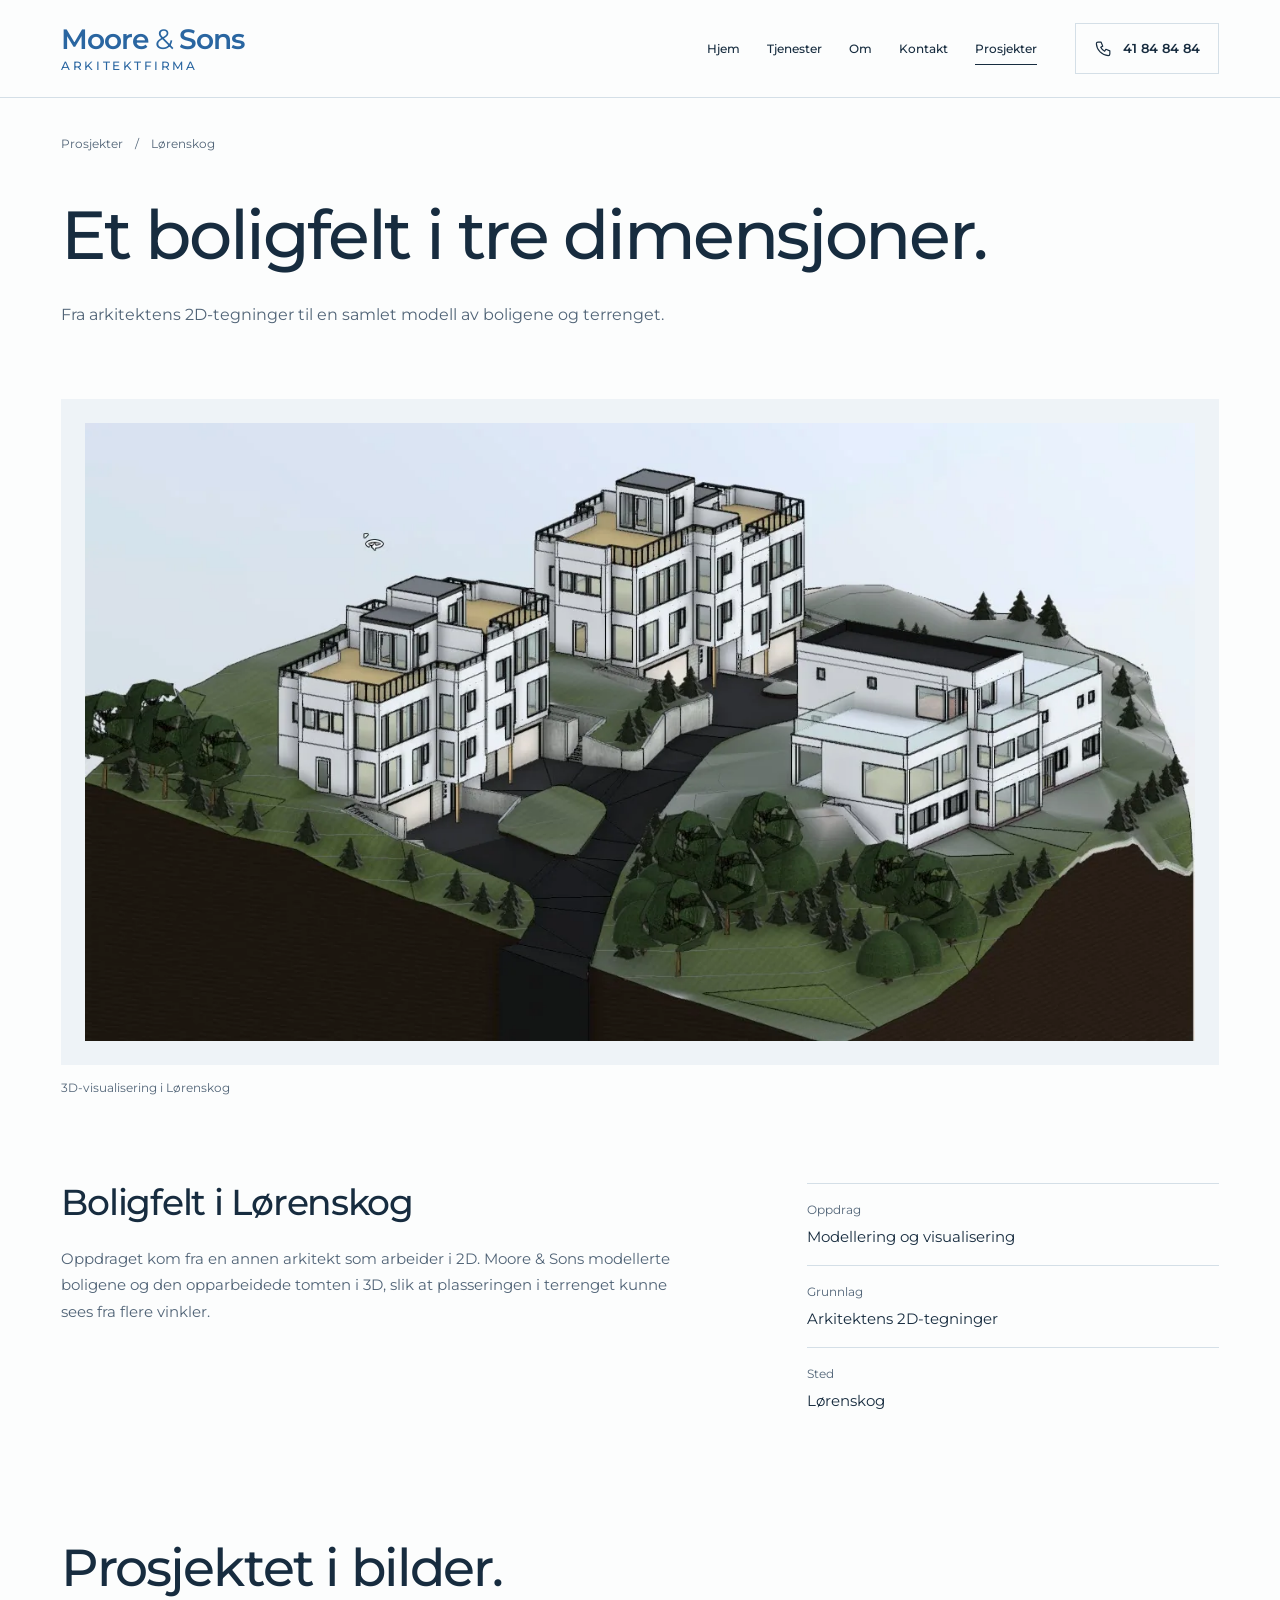
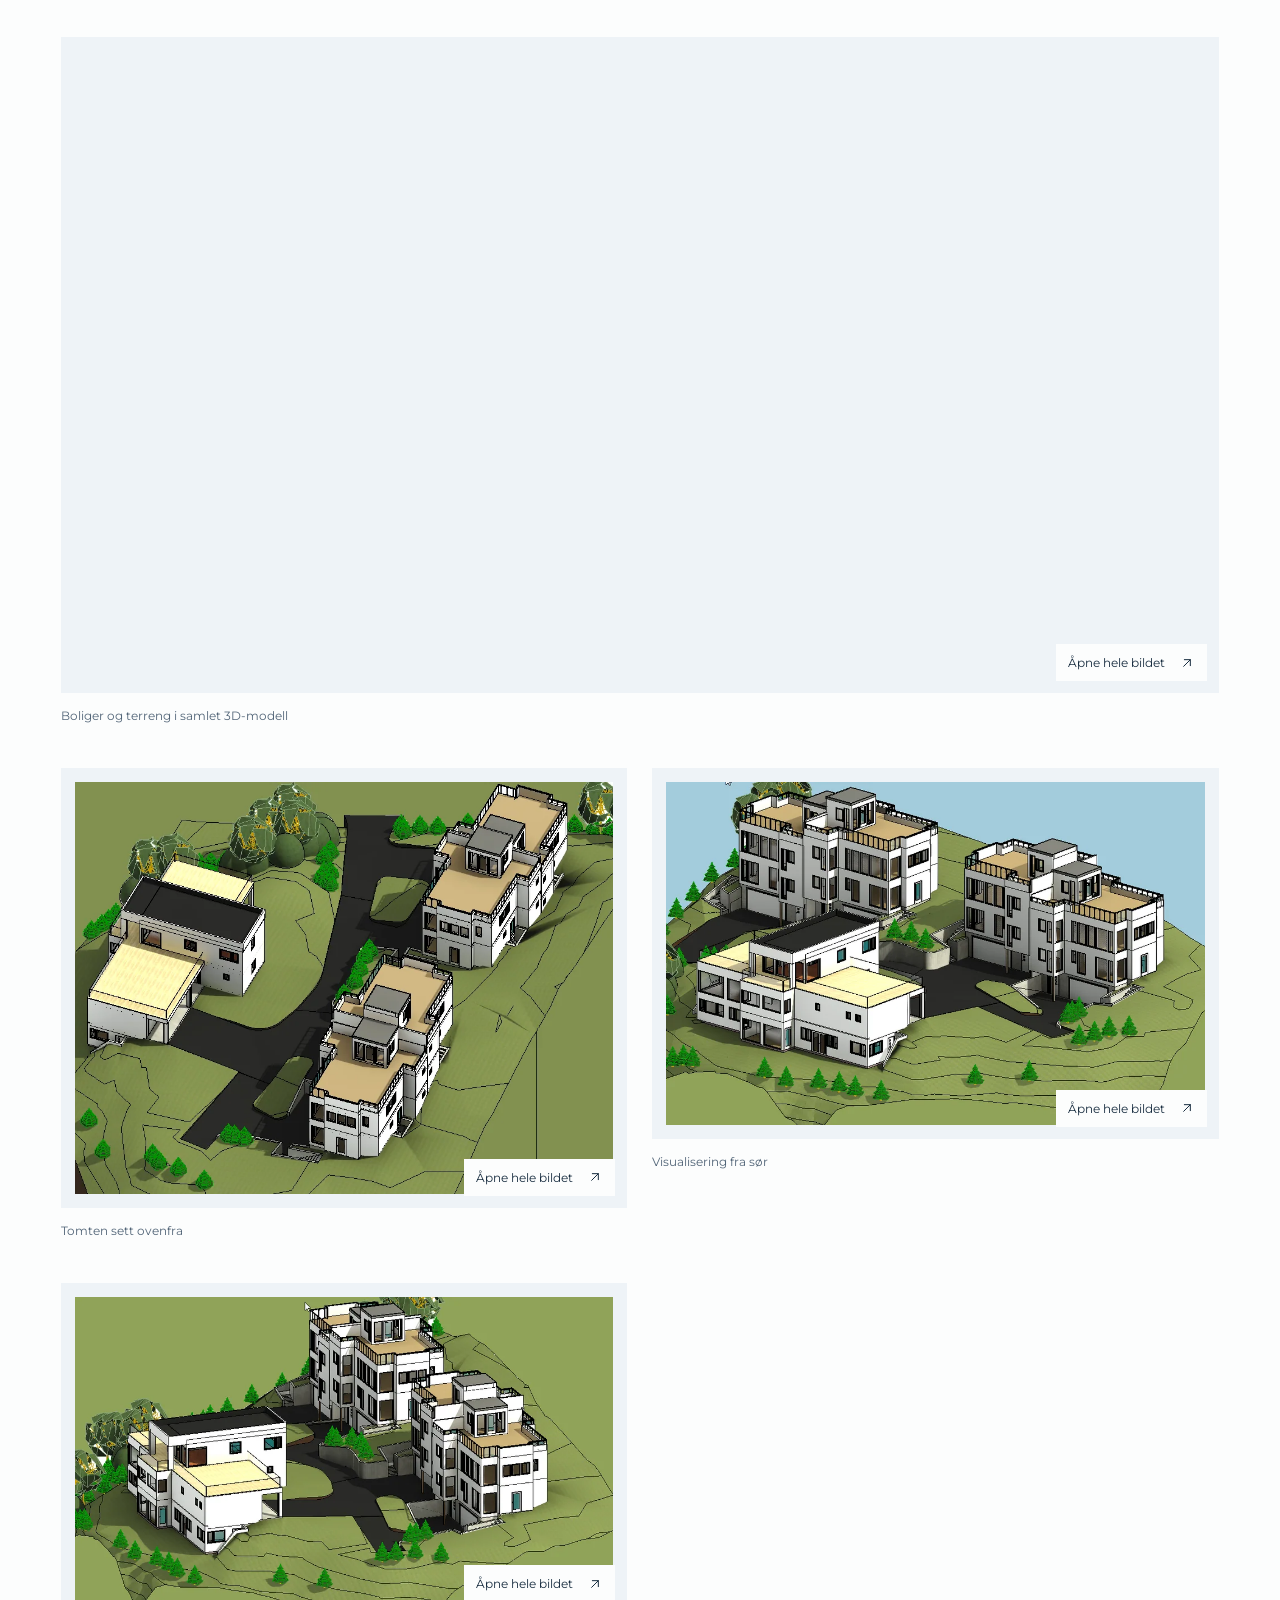
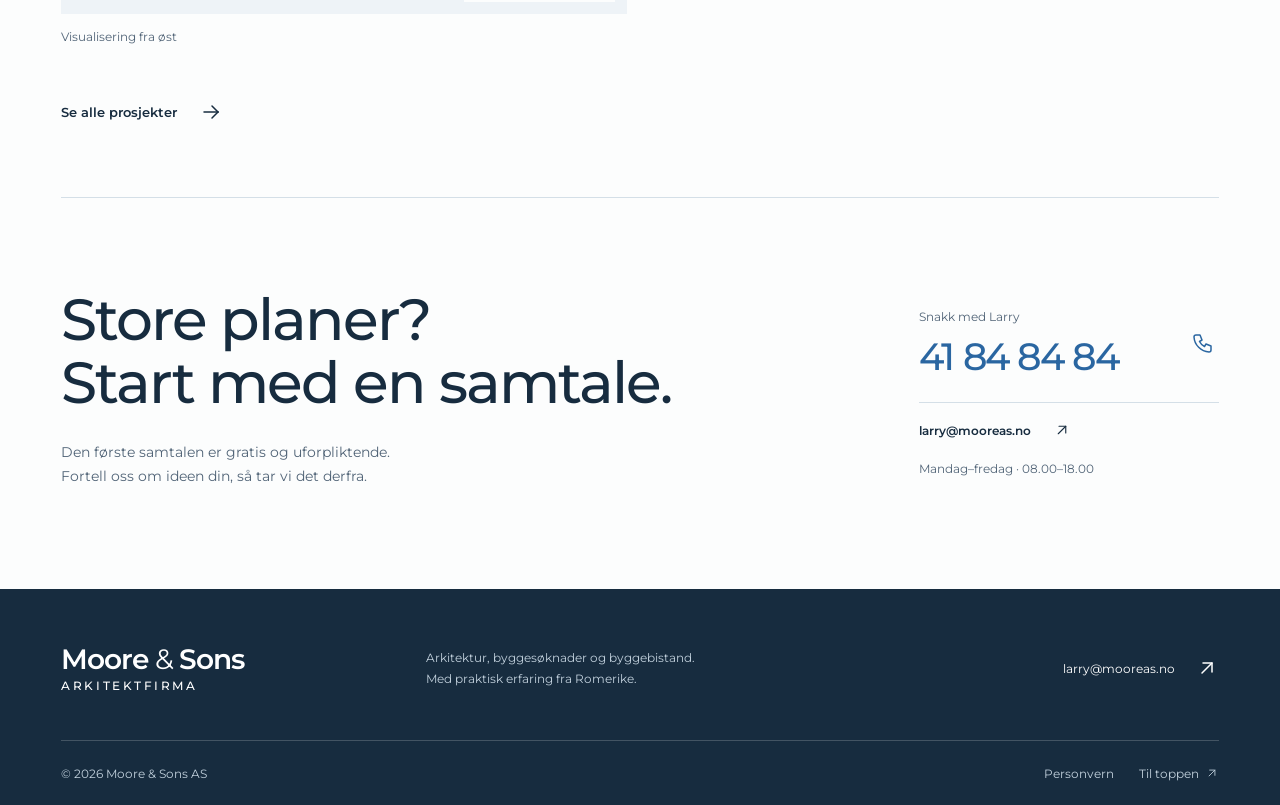
<file: prosjekter/3d-visualisering-av-en-liten-boligfelt/index.html>
<!DOCTYPE html>
<html lang="nb"><head><meta charset="utf-8"><meta name="viewport" content="width=device-width,initial-scale=1"><title>Boligfelt i Lørenskog | Moore & Sons</title><meta name="description" content="Fra arkitektens 2D-tegninger til en samlet modell av boligene og terrenget."><meta name="theme-color" content="#2a66a1"><meta property="og:title" content="Boligfelt i Lørenskog | Moore & Sons"><meta property="og:description" content="Fra arkitektens 2D-tegninger til en samlet modell av boligene og terrenget."><meta property="og:type" content="website"><meta property="og:locale" content="nb_NO"><link rel="icon" type="image/svg+xml" href="../../favicon.svg"><link rel="preload" href="../../assets/fonts/montserrat-latin.woff2" as="font" type="font/woff2" crossorigin><link rel="stylesheet" href="../../styles.css"><script src="../../script.js" defer></script><script type="application/ld+json">{"@context":"https://schema.org","@type":"ProfessionalService","name":"Moore & Sons AS","description":"Fra arkitektens 2D-tegninger til en samlet modell av boligene og terrenget.","telephone":"+4741848484","email":"larry@mooreas.no","areaServed":"Romerike","sameAs":"https://mooreas.no/","openingHours":["Mo-Fr 08:00-18:00"]}</script><link rel="stylesheet" href="../../refinements.css"></head><body id="top" class="inner-page"><a class="skip" href="#main">Hopp til innhold</a><header class="site-header "><div class="header-inner"><a class="brand" href="../../index.html" aria-label="Moore & Sons arkitektfirma, hjem"><span>Moore <i>&</i> Sons</span><small>arkitektfirma</small></a><nav aria-label="Hovedmeny"><a href="../../index.html" >Hjem</a><a href="../../services/index.html" >Tjenester</a><a href="../../about/index.html" >Om</a><a href="../../contact/index.html" >Kontakt</a><a href="../../prosjekter/index.html" aria-current="page">Prosjekter</a></nav><a class="header-phone" href="tel:+4741848484" aria-label="Ring oss på 41 84 84 84"><svg class="icon" aria-hidden="true" viewBox="0 0 24 24"><!--
tags: [call, telephone, contact, dial, mobile, handset, ring, support, hotline, phone]
category: Devices
version: "1.0"
unicode: "eb09"
-->

  <path d="M5 4h4l2 5l-2.5 1.5a11 11 0 0 0 5 5l1.5 -2.5l5 2v4a2 2 0 0 1 -2 2a16 16 0 0 1 -15 -15a2 2 0 0 1 2 -2" />

</svg><span>41 84 84 84</span></a><button class="menu-toggle" aria-expanded="false" aria-controls="mobile-menu"><span>Meny</span><span class="menu-lines" aria-hidden="true"></span></button></div></header><div class="mobile-menu" id="mobile-menu" hidden><nav aria-label="Mobilmeny"><a href="../../index.html">Hjem<svg class="icon" aria-hidden="true" viewBox="0 0 24 24"><!--
tags: [direction, northeast, diagonal, external-link, open-in-new, trend, pointer, navigation, arrow, right]
category: Arrows
version: "1.0"
unicode: "ea24"
-->

  <path d="M17 7l-10 10" />
  <path d="M8 7l9 0l0 9" />

</svg></a><a href="../../services/index.html">Tjenester<svg class="icon" aria-hidden="true" viewBox="0 0 24 24"><!--
tags: [direction, northeast, diagonal, external-link, open-in-new, trend, pointer, navigation, arrow, right]
category: Arrows
version: "1.0"
unicode: "ea24"
-->

  <path d="M17 7l-10 10" />
  <path d="M8 7l9 0l0 9" />

</svg></a><a href="../../about/index.html">Om<svg class="icon" aria-hidden="true" viewBox="0 0 24 24"><!--
tags: [direction, northeast, diagonal, external-link, open-in-new, trend, pointer, navigation, arrow, right]
category: Arrows
version: "1.0"
unicode: "ea24"
-->

  <path d="M17 7l-10 10" />
  <path d="M8 7l9 0l0 9" />

</svg></a><a href="../../contact/index.html">Kontakt<svg class="icon" aria-hidden="true" viewBox="0 0 24 24"><!--
tags: [direction, northeast, diagonal, external-link, open-in-new, trend, pointer, navigation, arrow, right]
category: Arrows
version: "1.0"
unicode: "ea24"
-->

  <path d="M17 7l-10 10" />
  <path d="M8 7l9 0l0 9" />

</svg></a><a href="../../prosjekter/index.html">Prosjekter<svg class="icon" aria-hidden="true" viewBox="0 0 24 24"><!--
tags: [direction, northeast, diagonal, external-link, open-in-new, trend, pointer, navigation, arrow, right]
category: Arrows
version: "1.0"
unicode: "ea24"
-->

  <path d="M17 7l-10 10" />
  <path d="M8 7l9 0l0 9" />

</svg></a></nav><a href="tel:+4741848484">41 84 84 84</a><a href="mailto:larry@mooreas.no">larry@mooreas.no</a></div><main id="main"><div class="wrap breadcrumb"><a href="../../prosjekter/index.html">Prosjekter</a><span>/</span><span>Lørenskog</span></div><section class="page-heading wrap"><h1>Et boligfelt i tre dimensjoner.</h1><p>Fra arkitektens 2D-tegninger til en samlet modell av boligene og terrenget.</p></section><figure class="project-cover wrap"><img class="" src="../../assets/img/lorenskog-boligfelt-modell-1319.webp" srcset="../../assets/img/lorenskog-boligfelt-modell-480.webp 480w,../../assets/img/lorenskog-boligfelt-modell-960.webp 960w,../../assets/img/lorenskog-boligfelt-modell-1319.webp 1319w" sizes="100vw" width="1319" height="734" alt="Boligfelt i Lørenskog" fetchpriority="high" loading="eager" decoding="async"><figcaption>3D-visualisering i Lørenskog</figcaption></figure><section class="project-story wrap"><div><h2>Boligfelt i Lørenskog</h2><p>Oppdraget kom fra en annen arkitekt som arbeider i 2D. Moore & Sons modellerte boligene og den opparbeidede tomten i 3D, slik at plasseringen i terrenget kunne sees fra flere vinkler.</p></div><dl><div><dt>Oppdrag</dt><dd>Modellering og visualisering</dd></div><div><dt>Grunnlag</dt><dd>Arkitektens 2D-tegninger</dd></div><div><dt>Sted</dt><dd>Lørenskog</dd></div></dl></section><section class="wrap gallery-section"><h2>Prosjektet i bilder.</h2><div class="project-gallery"><figure><a class="gallery-link" href="../../assets/img/lorenskog-boligfelt-modell-1319.webp" data-caption="Boliger og terreng i samlet 3D-modell" aria-label="Åpne hele bildet: Boliger og terreng i samlet 3D-modell"><img class="" src="../../assets/img/lorenskog-boligfelt-modell-1319.webp" srcset="../../assets/img/lorenskog-boligfelt-modell-480.webp 480w,../../assets/img/lorenskog-boligfelt-modell-960.webp 960w,../../assets/img/lorenskog-boligfelt-modell-1319.webp 1319w" sizes="(max-width: 767px) 100vw, 50vw" width="1319" height="734" alt="Boliger og terreng i samlet 3D-modell" loading="lazy" decoding="async"><span>Åpne hele bildet <svg class="icon" aria-hidden="true" viewBox="0 0 24 24"><!--
tags: [direction, northeast, diagonal, external-link, open-in-new, trend, pointer, navigation, arrow, right]
category: Arrows
version: "1.0"
unicode: "ea24"
-->

  <path d="M17 7l-10 10" />
  <path d="M8 7l9 0l0 9" />

</svg></span></a><figcaption>Boliger og terreng i samlet 3D-modell</figcaption></figure><figure><a class="gallery-link" href="../../assets/img/lorenskog-tomt-ovenfra-884.webp" data-caption="Tomten sett ovenfra" aria-label="Åpne hele bildet: Tomten sett ovenfra"><img class="" src="../../assets/img/lorenskog-tomt-ovenfra-884.webp" srcset="../../assets/img/lorenskog-tomt-ovenfra-480.webp 480w,../../assets/img/lorenskog-tomt-ovenfra-884.webp 884w" sizes="(max-width: 767px) 100vw, 50vw" width="884" height="676" alt="Tomten sett ovenfra" loading="lazy" decoding="async"><span>Åpne hele bildet <svg class="icon" aria-hidden="true" viewBox="0 0 24 24"><!--
tags: [direction, northeast, diagonal, external-link, open-in-new, trend, pointer, navigation, arrow, right]
category: Arrows
version: "1.0"
unicode: "ea24"
-->

  <path d="M17 7l-10 10" />
  <path d="M8 7l9 0l0 9" />

</svg></span></a><figcaption>Tomten sett ovenfra</figcaption></figure><figure><a class="gallery-link" href="../../assets/img/lorenskog-tomt-sor-1014.webp" data-caption="Visualisering fra sør" aria-label="Åpne hele bildet: Visualisering fra sør"><img class="" src="../../assets/img/lorenskog-tomt-sor-1014.webp" srcset="../../assets/img/lorenskog-tomt-sor-480.webp 480w,../../assets/img/lorenskog-tomt-sor-960.webp 960w,../../assets/img/lorenskog-tomt-sor-1014.webp 1014w" sizes="(max-width: 767px) 100vw, 50vw" width="1014" height="645" alt="Visualisering fra sør" loading="lazy" decoding="async"><span>Åpne hele bildet <svg class="icon" aria-hidden="true" viewBox="0 0 24 24"><!--
tags: [direction, northeast, diagonal, external-link, open-in-new, trend, pointer, navigation, arrow, right]
category: Arrows
version: "1.0"
unicode: "ea24"
-->

  <path d="M17 7l-10 10" />
  <path d="M8 7l9 0l0 9" />

</svg></span></a><figcaption>Visualisering fra sør</figcaption></figure><figure><a class="gallery-link" href="../../assets/img/lorenskog-tomt-ost-1066.webp" data-caption="Visualisering fra øst" aria-label="Åpne hele bildet: Visualisering fra øst"><img class="" src="../../assets/img/lorenskog-tomt-ost-1066.webp" srcset="../../assets/img/lorenskog-tomt-ost-480.webp 480w,../../assets/img/lorenskog-tomt-ost-960.webp 960w,../../assets/img/lorenskog-tomt-ost-1066.webp 1066w" sizes="(max-width: 767px) 100vw, 50vw" width="1066" height="601" alt="Visualisering fra øst" loading="lazy" decoding="async"><span>Åpne hele bildet <svg class="icon" aria-hidden="true" viewBox="0 0 24 24"><!--
tags: [direction, northeast, diagonal, external-link, open-in-new, trend, pointer, navigation, arrow, right]
category: Arrows
version: "1.0"
unicode: "ea24"
-->

  <path d="M17 7l-10 10" />
  <path d="M8 7l9 0l0 9" />

</svg></span></a><figcaption>Visualisering fra øst</figcaption></figure></div></section><div class="wrap back-projects"><a class="text-link" href="../../prosjekter/index.html">Se alle prosjekter <svg class="icon" aria-hidden="true" viewBox="0 0 24 24"><!--
tags: [direction, east, next, forward, continue, proceed, go, pointer, arrow, right]
category: Arrows
version: "1.0"
unicode: "ea1f"
-->

  <path d="M5 12l14 0" />
  <path d="M13 18l6 -6" />
  <path d="M13 6l6 6" />

</svg></a></div><section class="contact-band wrap"><div><h2>Store planer?<br> Start med en samtale.</h2><p>Den første samtalen er gratis og uforpliktende.<br> Fortell oss om ideen din, så tar vi det derfra.</p></div><div class="contact-actions"><a class="contact-direct" href="tel:+4741848484"><span>Snakk med Larry</span><strong>41 84 84 84</strong><svg class="icon" aria-hidden="true" viewBox="0 0 24 24"><!--
tags: [call, telephone, contact, dial, mobile, handset, ring, support, hotline, phone]
category: Devices
version: "1.0"
unicode: "eb09"
-->

  <path d="M5 4h4l2 5l-2.5 1.5a11 11 0 0 0 5 5l1.5 -2.5l5 2v4a2 2 0 0 1 -2 2a16 16 0 0 1 -15 -15a2 2 0 0 1 2 -2" />

</svg></a><a class="text-link" href="mailto:larry@mooreas.no">larry@mooreas.no <svg class="icon" aria-hidden="true" viewBox="0 0 24 24"><!--
tags: [direction, northeast, diagonal, external-link, open-in-new, trend, pointer, navigation, arrow, right]
category: Arrows
version: "1.0"
unicode: "ea24"
-->

  <path d="M17 7l-10 10" />
  <path d="M8 7l9 0l0 9" />

</svg></a><span class="contact-time">Mandag–fredag · 08.00–18.00</span></div></section></main><footer class="footer"><div class="wrap footer-top"><a class="brand" href="../../index.html" aria-label="Moore & Sons arkitektfirma, hjem"><span>Moore <i>&</i> Sons</span><small>arkitektfirma</small></a><p>Arkitektur, byggesøknader og byggebistand.<br> Med praktisk erfaring fra Romerike.</p><a href="mailto:larry@mooreas.no">larry@mooreas.no <svg class="icon" aria-hidden="true" viewBox="0 0 24 24"><!--
tags: [direction, northeast, diagonal, external-link, open-in-new, trend, pointer, navigation, arrow, right]
category: Arrows
version: "1.0"
unicode: "ea24"
-->

  <path d="M17 7l-10 10" />
  <path d="M8 7l9 0l0 9" />

</svg></a></div><div class="wrap footer-bottom"><span>© 2026 Moore & Sons AS</span><div><a href="../../personvern/index.html">Personvern</a><a href="#top">Til toppen <svg class="icon" aria-hidden="true" viewBox="0 0 24 24"><!--
tags: [direction, northeast, diagonal, external-link, open-in-new, trend, pointer, navigation, arrow, right]
category: Arrows
version: "1.0"
unicode: "ea24"
-->

  <path d="M17 7l-10 10" />
  <path d="M8 7l9 0l0 9" />

</svg></a></div></div></footer><dialog class="lightbox" aria-label="Prosjektbilde"><button class="lightbox-close" aria-label="Lukk bildet">Lukk <svg class="icon" aria-hidden="true" viewBox="0 0 24 24"><!--
category: System
tags: [close, cancel, remove, delete, dismiss, exit, clear, cross, times, multiply, x]
version: "1.0"
unicode: "eb55"
-->

  <path d="M18 6l-12 12" />
  <path d="M6 6l12 12" />

</svg></button><figure><figcaption></figcaption></figure></dialog></body></html>
</file>
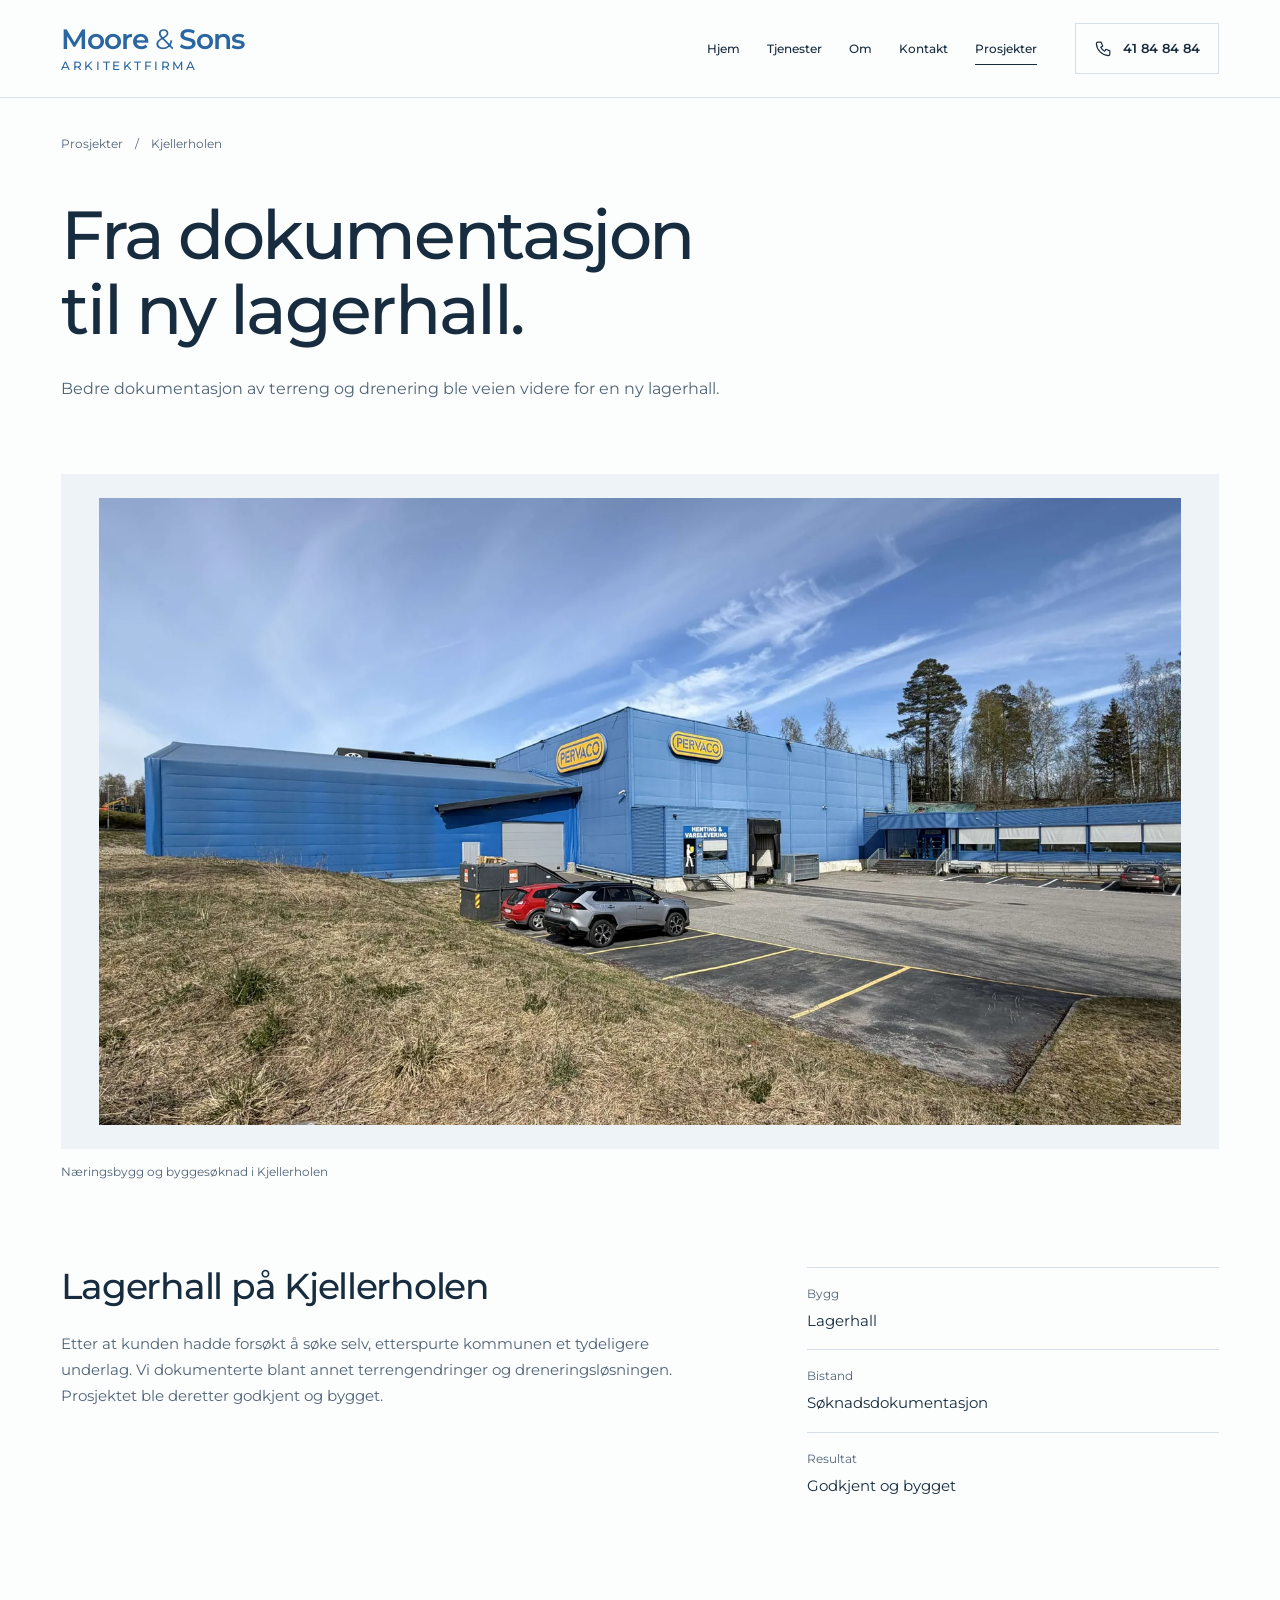
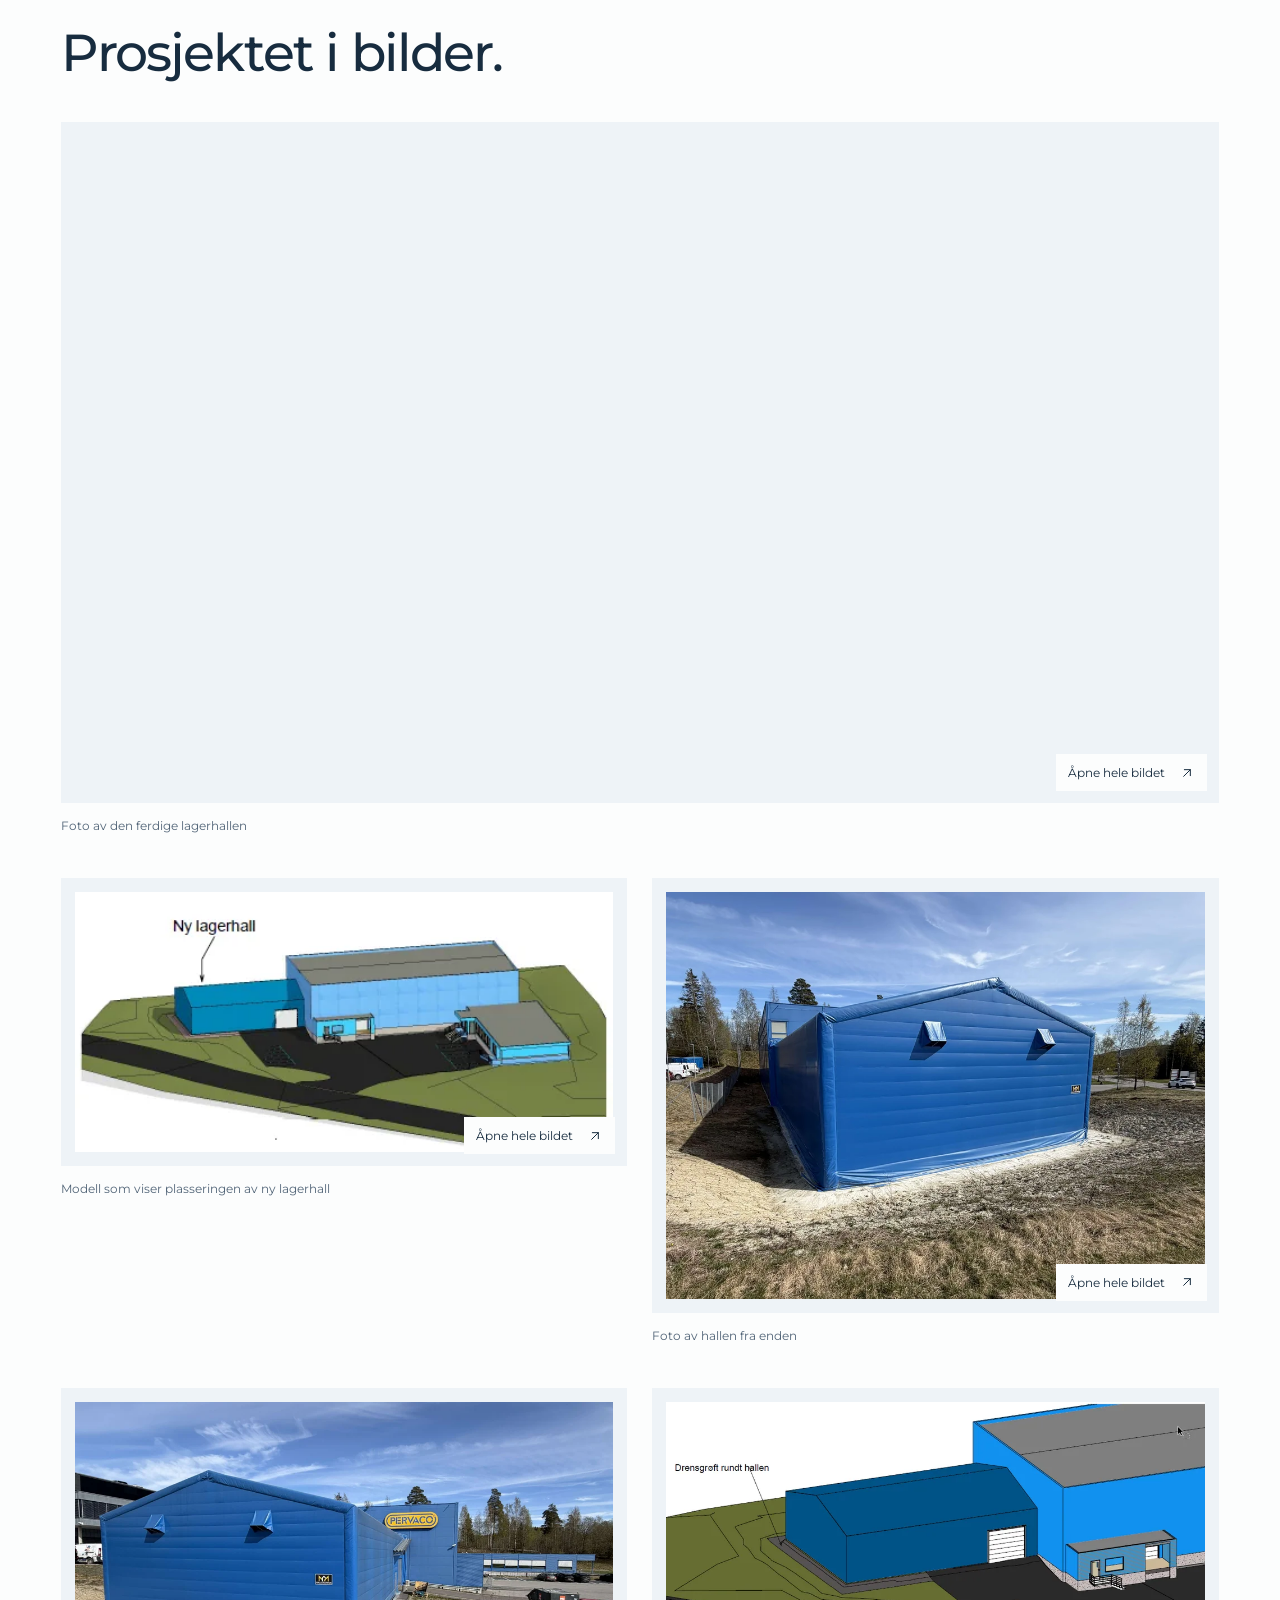
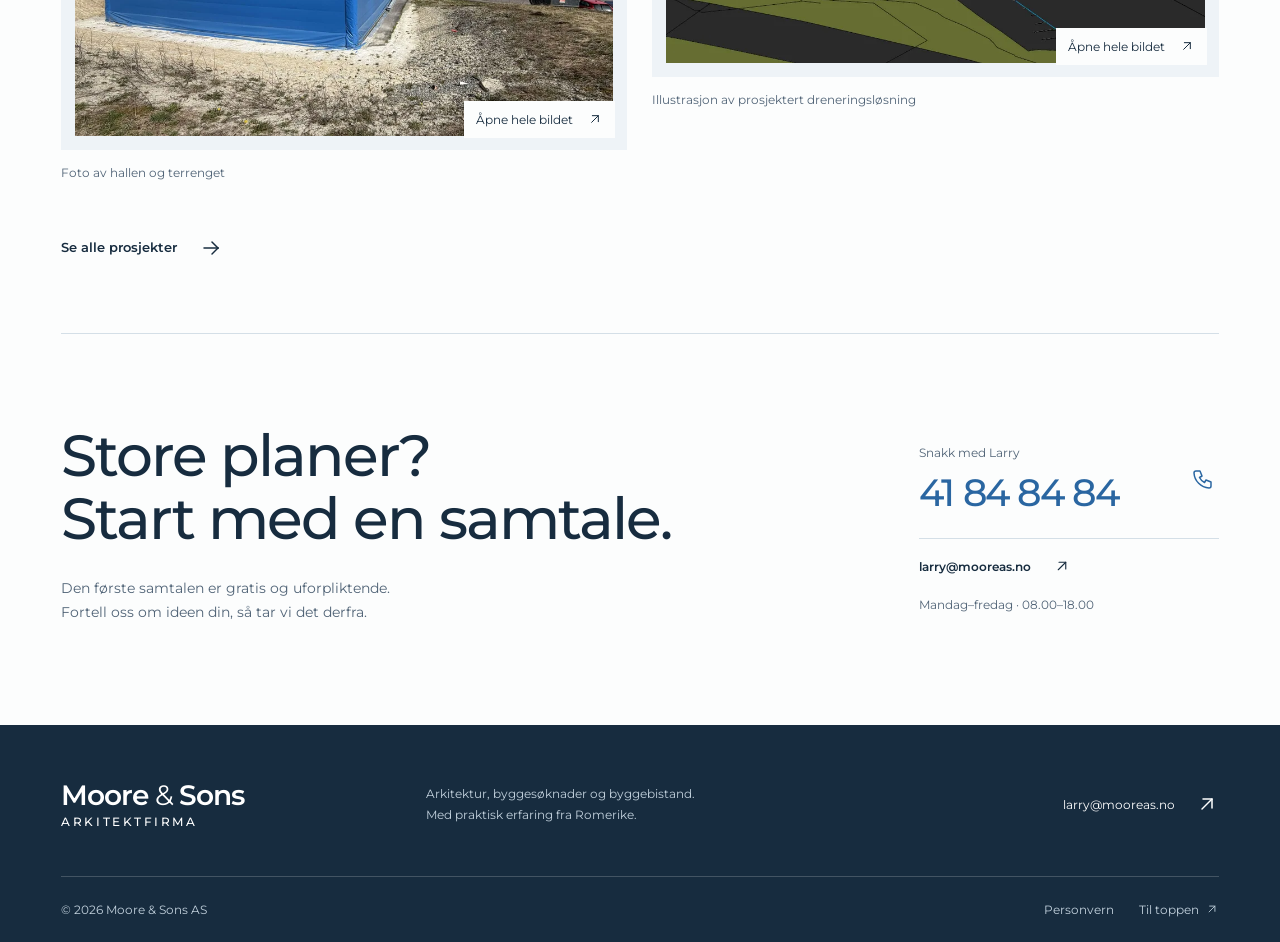
<file: prosjekter/ny-hall-i-industri-omr-de/index.html>
<!DOCTYPE html>
<html lang="nb"><head><meta charset="utf-8"><meta name="viewport" content="width=device-width,initial-scale=1"><title>Lagerhall på Kjellerholen | Moore & Sons</title><meta name="description" content="Bedre dokumentasjon av terreng og drenering ble veien videre for en ny lagerhall."><meta name="theme-color" content="#2a66a1"><meta property="og:title" content="Lagerhall på Kjellerholen | Moore & Sons"><meta property="og:description" content="Bedre dokumentasjon av terreng og drenering ble veien videre for en ny lagerhall."><meta property="og:type" content="website"><meta property="og:locale" content="nb_NO"><link rel="icon" type="image/svg+xml" href="../../favicon.svg"><link rel="preload" href="../../assets/fonts/montserrat-latin.woff2" as="font" type="font/woff2" crossorigin><link rel="stylesheet" href="../../styles.css"><script src="../../script.js" defer></script><script type="application/ld+json">{"@context":"https://schema.org","@type":"ProfessionalService","name":"Moore & Sons AS","description":"Bedre dokumentasjon av terreng og drenering ble veien videre for en ny lagerhall.","telephone":"+4741848484","email":"larry@mooreas.no","areaServed":"Romerike","sameAs":"https://mooreas.no/","openingHours":["Mo-Fr 08:00-18:00"]}</script><link rel="stylesheet" href="../../refinements.css"></head><body id="top" class="inner-page"><a class="skip" href="#main">Hopp til innhold</a><header class="site-header "><div class="header-inner"><a class="brand" href="../../index.html" aria-label="Moore & Sons arkitektfirma, hjem"><span>Moore <i>&</i> Sons</span><small>arkitektfirma</small></a><nav aria-label="Hovedmeny"><a href="../../index.html" >Hjem</a><a href="../../services/index.html" >Tjenester</a><a href="../../about/index.html" >Om</a><a href="../../contact/index.html" >Kontakt</a><a href="../../prosjekter/index.html" aria-current="page">Prosjekter</a></nav><a class="header-phone" href="tel:+4741848484" aria-label="Ring oss på 41 84 84 84"><svg class="icon" aria-hidden="true" viewBox="0 0 24 24"><!--
tags: [call, telephone, contact, dial, mobile, handset, ring, support, hotline, phone]
category: Devices
version: "1.0"
unicode: "eb09"
-->

  <path d="M5 4h4l2 5l-2.5 1.5a11 11 0 0 0 5 5l1.5 -2.5l5 2v4a2 2 0 0 1 -2 2a16 16 0 0 1 -15 -15a2 2 0 0 1 2 -2" />

</svg><span>41 84 84 84</span></a><button class="menu-toggle" aria-expanded="false" aria-controls="mobile-menu"><span>Meny</span><span class="menu-lines" aria-hidden="true"></span></button></div></header><div class="mobile-menu" id="mobile-menu" hidden><nav aria-label="Mobilmeny"><a href="../../index.html">Hjem<svg class="icon" aria-hidden="true" viewBox="0 0 24 24"><!--
tags: [direction, northeast, diagonal, external-link, open-in-new, trend, pointer, navigation, arrow, right]
category: Arrows
version: "1.0"
unicode: "ea24"
-->

  <path d="M17 7l-10 10" />
  <path d="M8 7l9 0l0 9" />

</svg></a><a href="../../services/index.html">Tjenester<svg class="icon" aria-hidden="true" viewBox="0 0 24 24"><!--
tags: [direction, northeast, diagonal, external-link, open-in-new, trend, pointer, navigation, arrow, right]
category: Arrows
version: "1.0"
unicode: "ea24"
-->

  <path d="M17 7l-10 10" />
  <path d="M8 7l9 0l0 9" />

</svg></a><a href="../../about/index.html">Om<svg class="icon" aria-hidden="true" viewBox="0 0 24 24"><!--
tags: [direction, northeast, diagonal, external-link, open-in-new, trend, pointer, navigation, arrow, right]
category: Arrows
version: "1.0"
unicode: "ea24"
-->

  <path d="M17 7l-10 10" />
  <path d="M8 7l9 0l0 9" />

</svg></a><a href="../../contact/index.html">Kontakt<svg class="icon" aria-hidden="true" viewBox="0 0 24 24"><!--
tags: [direction, northeast, diagonal, external-link, open-in-new, trend, pointer, navigation, arrow, right]
category: Arrows
version: "1.0"
unicode: "ea24"
-->

  <path d="M17 7l-10 10" />
  <path d="M8 7l9 0l0 9" />

</svg></a><a href="../../prosjekter/index.html">Prosjekter<svg class="icon" aria-hidden="true" viewBox="0 0 24 24"><!--
tags: [direction, northeast, diagonal, external-link, open-in-new, trend, pointer, navigation, arrow, right]
category: Arrows
version: "1.0"
unicode: "ea24"
-->

  <path d="M17 7l-10 10" />
  <path d="M8 7l9 0l0 9" />

</svg></a></nav><a href="tel:+4741848484">41 84 84 84</a><a href="mailto:larry@mooreas.no">larry@mooreas.no</a></div><main id="main"><div class="wrap breadcrumb"><a href="../../prosjekter/index.html">Prosjekter</a><span>/</span><span>Kjellerholen</span></div><section class="page-heading wrap"><h1>Fra dokumentasjon til ny lagerhall.</h1><p>Bedre dokumentasjon av terreng og drenering ble veien videre for en ny lagerhall.</p></section><figure class="project-cover wrap"><img class="" src="../../assets/img/industrihall-oversikt-1600.webp" srcset="../../assets/img/industrihall-oversikt-480.webp 480w,../../assets/img/industrihall-oversikt-960.webp 960w,../../assets/img/industrihall-oversikt-1600.webp 1600w" sizes="100vw" width="1600" height="927" alt="Lagerhall på Kjellerholen" fetchpriority="high" loading="eager" decoding="async"><figcaption>Næringsbygg og byggesøknad i Kjellerholen</figcaption></figure><section class="project-story wrap"><div><h2>Lagerhall på Kjellerholen</h2><p>Etter at kunden hadde forsøkt å søke selv, etterspurte kommunen et tydeligere underlag. Vi dokumenterte blant annet terrengendringer og dreneringsløsningen. Prosjektet ble deretter godkjent og bygget.</p></div><dl><div><dt>Bygg</dt><dd>Lagerhall</dd></div><div><dt>Bistand</dt><dd>Søknadsdokumentasjon</dd></div><div><dt>Resultat</dt><dd>Godkjent og bygget</dd></div></dl></section><section class="wrap gallery-section"><h2>Prosjektet i bilder.</h2><div class="project-gallery"><figure><a class="gallery-link" href="../../assets/img/industrihall-oversikt-2400.webp" data-caption="Foto av den ferdige lagerhallen" aria-label="Åpne hele bildet: Foto av den ferdige lagerhallen"><img class="" src="../../assets/img/industrihall-oversikt-1600.webp" srcset="../../assets/img/industrihall-oversikt-480.webp 480w,../../assets/img/industrihall-oversikt-960.webp 960w,../../assets/img/industrihall-oversikt-1600.webp 1600w" sizes="(max-width: 767px) 100vw, 50vw" width="1600" height="927" alt="Foto av den ferdige lagerhallen" loading="lazy" decoding="async"><span>Åpne hele bildet <svg class="icon" aria-hidden="true" viewBox="0 0 24 24"><!--
tags: [direction, northeast, diagonal, external-link, open-in-new, trend, pointer, navigation, arrow, right]
category: Arrows
version: "1.0"
unicode: "ea24"
-->

  <path d="M17 7l-10 10" />
  <path d="M8 7l9 0l0 9" />

</svg></span></a><figcaption>Foto av den ferdige lagerhallen</figcaption></figure><figure><a class="gallery-link" href="../../assets/img/industrihall-tegning-01-478.webp" data-caption="Modell som viser plasseringen av ny lagerhall" aria-label="Åpne hele bildet: Modell som viser plasseringen av ny lagerhall"><img class="" src="../../assets/img/industrihall-tegning-01-478.webp" srcset="../../assets/img/industrihall-tegning-01-478.webp 478w" sizes="(max-width: 767px) 100vw, 50vw" width="478" height="231" alt="Modell som viser plasseringen av ny lagerhall" loading="lazy" decoding="async"><span>Åpne hele bildet <svg class="icon" aria-hidden="true" viewBox="0 0 24 24"><!--
tags: [direction, northeast, diagonal, external-link, open-in-new, trend, pointer, navigation, arrow, right]
category: Arrows
version: "1.0"
unicode: "ea24"
-->

  <path d="M17 7l-10 10" />
  <path d="M8 7l9 0l0 9" />

</svg></span></a><figcaption>Modell som viser plasseringen av ny lagerhall</figcaption></figure><figure><a class="gallery-link" href="../../assets/img/industrihall-enden-2400.webp" data-caption="Foto av hallen fra enden" aria-label="Åpne hele bildet: Foto av hallen fra enden"><img class="" src="../../assets/img/industrihall-enden-1600.webp" srcset="../../assets/img/industrihall-enden-480.webp 480w,../../assets/img/industrihall-enden-960.webp 960w,../../assets/img/industrihall-enden-1600.webp 1600w" sizes="(max-width: 767px) 100vw, 50vw" width="1600" height="1209" alt="Foto av hallen fra enden" loading="lazy" decoding="async"><span>Åpne hele bildet <svg class="icon" aria-hidden="true" viewBox="0 0 24 24"><!--
tags: [direction, northeast, diagonal, external-link, open-in-new, trend, pointer, navigation, arrow, right]
category: Arrows
version: "1.0"
unicode: "ea24"
-->

  <path d="M17 7l-10 10" />
  <path d="M8 7l9 0l0 9" />

</svg></span></a><figcaption>Foto av hallen fra enden</figcaption></figure><figure><a class="gallery-link" href="../../assets/img/industrihall-groft-2400.webp" data-caption="Foto av hallen og terrenget" aria-label="Åpne hele bildet: Foto av hallen og terrenget"><img class="" src="../../assets/img/industrihall-groft-1600.webp" srcset="../../assets/img/industrihall-groft-480.webp 480w,../../assets/img/industrihall-groft-960.webp 960w,../../assets/img/industrihall-groft-1600.webp 1600w" sizes="(max-width: 767px) 100vw, 50vw" width="1600" height="994" alt="Foto av hallen og terrenget" loading="lazy" decoding="async"><span>Åpne hele bildet <svg class="icon" aria-hidden="true" viewBox="0 0 24 24"><!--
tags: [direction, northeast, diagonal, external-link, open-in-new, trend, pointer, navigation, arrow, right]
category: Arrows
version: "1.0"
unicode: "ea24"
-->

  <path d="M17 7l-10 10" />
  <path d="M8 7l9 0l0 9" />

</svg></span></a><figcaption>Foto av hallen og terrenget</figcaption></figure><figure><a class="gallery-link" href="../../assets/img/industrihall-tegning-02-1060.webp" data-caption="Illustrasjon av prosjektert dreneringsløsning" aria-label="Åpne hele bildet: Illustrasjon av prosjektert dreneringsløsning"><img class="" src="../../assets/img/industrihall-tegning-02-1060.webp" srcset="../../assets/img/industrihall-tegning-02-480.webp 480w,../../assets/img/industrihall-tegning-02-960.webp 960w,../../assets/img/industrihall-tegning-02-1060.webp 1060w" sizes="(max-width: 767px) 100vw, 50vw" width="1060" height="515" alt="Illustrasjon av prosjektert dreneringsløsning" loading="lazy" decoding="async"><span>Åpne hele bildet <svg class="icon" aria-hidden="true" viewBox="0 0 24 24"><!--
tags: [direction, northeast, diagonal, external-link, open-in-new, trend, pointer, navigation, arrow, right]
category: Arrows
version: "1.0"
unicode: "ea24"
-->

  <path d="M17 7l-10 10" />
  <path d="M8 7l9 0l0 9" />

</svg></span></a><figcaption>Illustrasjon av prosjektert dreneringsløsning</figcaption></figure></div></section><div class="wrap back-projects"><a class="text-link" href="../../prosjekter/index.html">Se alle prosjekter <svg class="icon" aria-hidden="true" viewBox="0 0 24 24"><!--
tags: [direction, east, next, forward, continue, proceed, go, pointer, arrow, right]
category: Arrows
version: "1.0"
unicode: "ea1f"
-->

  <path d="M5 12l14 0" />
  <path d="M13 18l6 -6" />
  <path d="M13 6l6 6" />

</svg></a></div><section class="contact-band wrap"><div><h2>Store planer?<br> Start med en samtale.</h2><p>Den første samtalen er gratis og uforpliktende.<br> Fortell oss om ideen din, så tar vi det derfra.</p></div><div class="contact-actions"><a class="contact-direct" href="tel:+4741848484"><span>Snakk med Larry</span><strong>41 84 84 84</strong><svg class="icon" aria-hidden="true" viewBox="0 0 24 24"><!--
tags: [call, telephone, contact, dial, mobile, handset, ring, support, hotline, phone]
category: Devices
version: "1.0"
unicode: "eb09"
-->

  <path d="M5 4h4l2 5l-2.5 1.5a11 11 0 0 0 5 5l1.5 -2.5l5 2v4a2 2 0 0 1 -2 2a16 16 0 0 1 -15 -15a2 2 0 0 1 2 -2" />

</svg></a><a class="text-link" href="mailto:larry@mooreas.no">larry@mooreas.no <svg class="icon" aria-hidden="true" viewBox="0 0 24 24"><!--
tags: [direction, northeast, diagonal, external-link, open-in-new, trend, pointer, navigation, arrow, right]
category: Arrows
version: "1.0"
unicode: "ea24"
-->

  <path d="M17 7l-10 10" />
  <path d="M8 7l9 0l0 9" />

</svg></a><span class="contact-time">Mandag–fredag · 08.00–18.00</span></div></section></main><footer class="footer"><div class="wrap footer-top"><a class="brand" href="../../index.html" aria-label="Moore & Sons arkitektfirma, hjem"><span>Moore <i>&</i> Sons</span><small>arkitektfirma</small></a><p>Arkitektur, byggesøknader og byggebistand.<br> Med praktisk erfaring fra Romerike.</p><a href="mailto:larry@mooreas.no">larry@mooreas.no <svg class="icon" aria-hidden="true" viewBox="0 0 24 24"><!--
tags: [direction, northeast, diagonal, external-link, open-in-new, trend, pointer, navigation, arrow, right]
category: Arrows
version: "1.0"
unicode: "ea24"
-->

  <path d="M17 7l-10 10" />
  <path d="M8 7l9 0l0 9" />

</svg></a></div><div class="wrap footer-bottom"><span>© 2026 Moore & Sons AS</span><div><a href="../../personvern/index.html">Personvern</a><a href="#top">Til toppen <svg class="icon" aria-hidden="true" viewBox="0 0 24 24"><!--
tags: [direction, northeast, diagonal, external-link, open-in-new, trend, pointer, navigation, arrow, right]
category: Arrows
version: "1.0"
unicode: "ea24"
-->

  <path d="M17 7l-10 10" />
  <path d="M8 7l9 0l0 9" />

</svg></a></div></div></footer><dialog class="lightbox" aria-label="Prosjektbilde"><button class="lightbox-close" aria-label="Lukk bildet">Lukk <svg class="icon" aria-hidden="true" viewBox="0 0 24 24"><!--
category: System
tags: [close, cancel, remove, delete, dismiss, exit, clear, cross, times, multiply, x]
version: "1.0"
unicode: "eb55"
-->

  <path d="M18 6l-12 12" />
  <path d="M6 6l12 12" />

</svg></button><figure><figcaption></figcaption></figure></dialog></body></html>
</file>
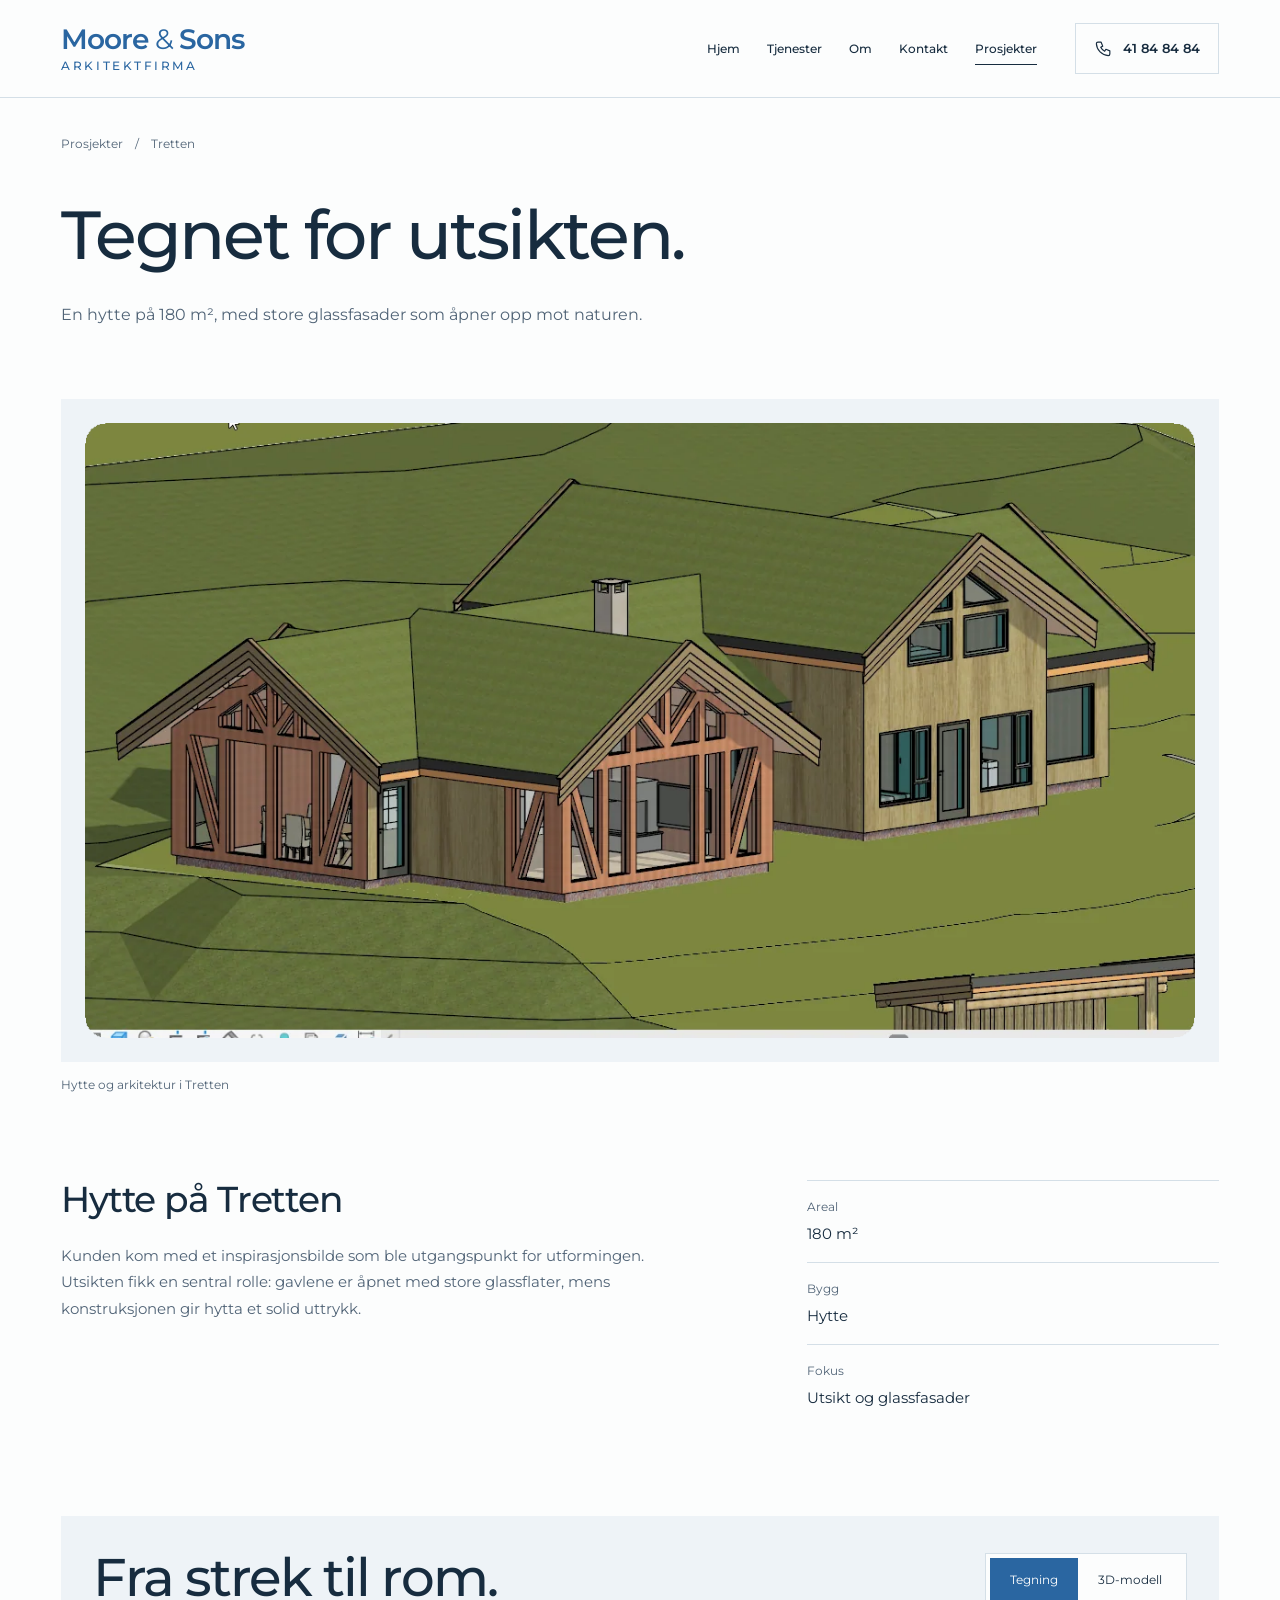
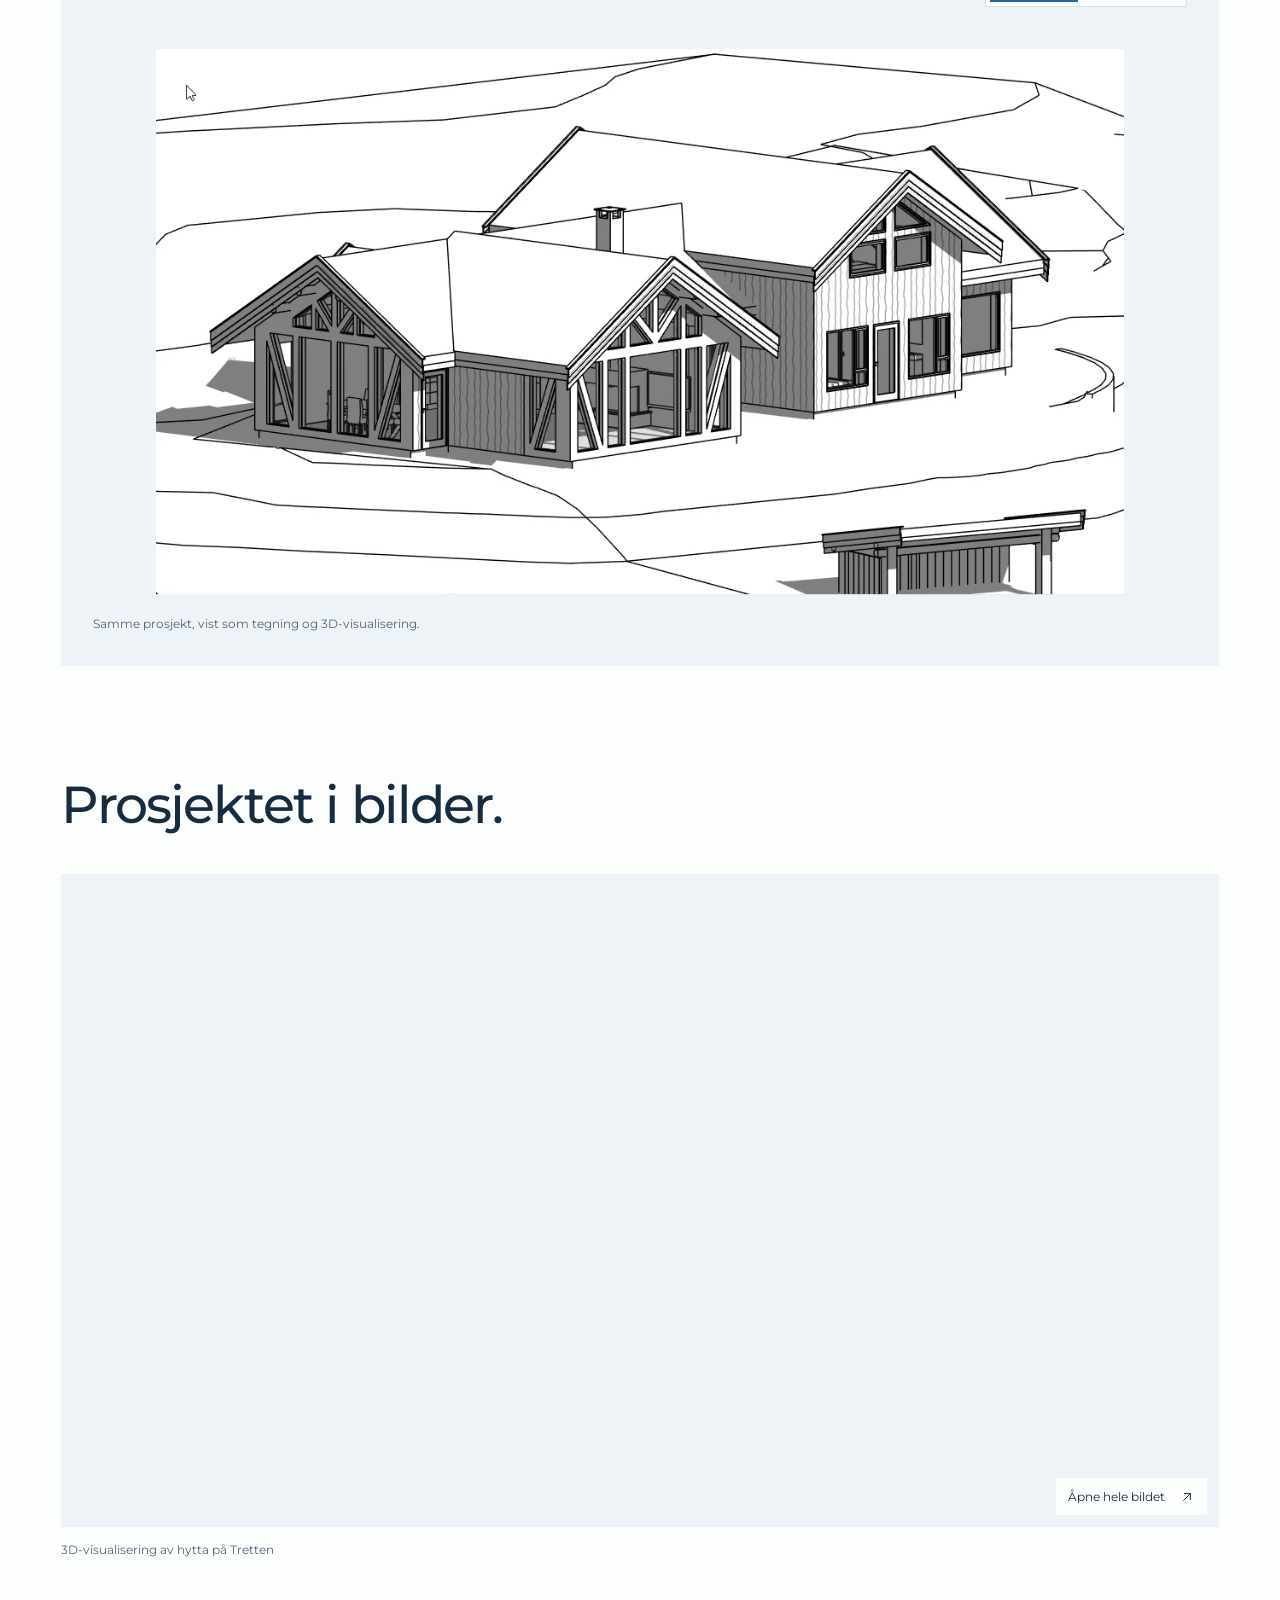
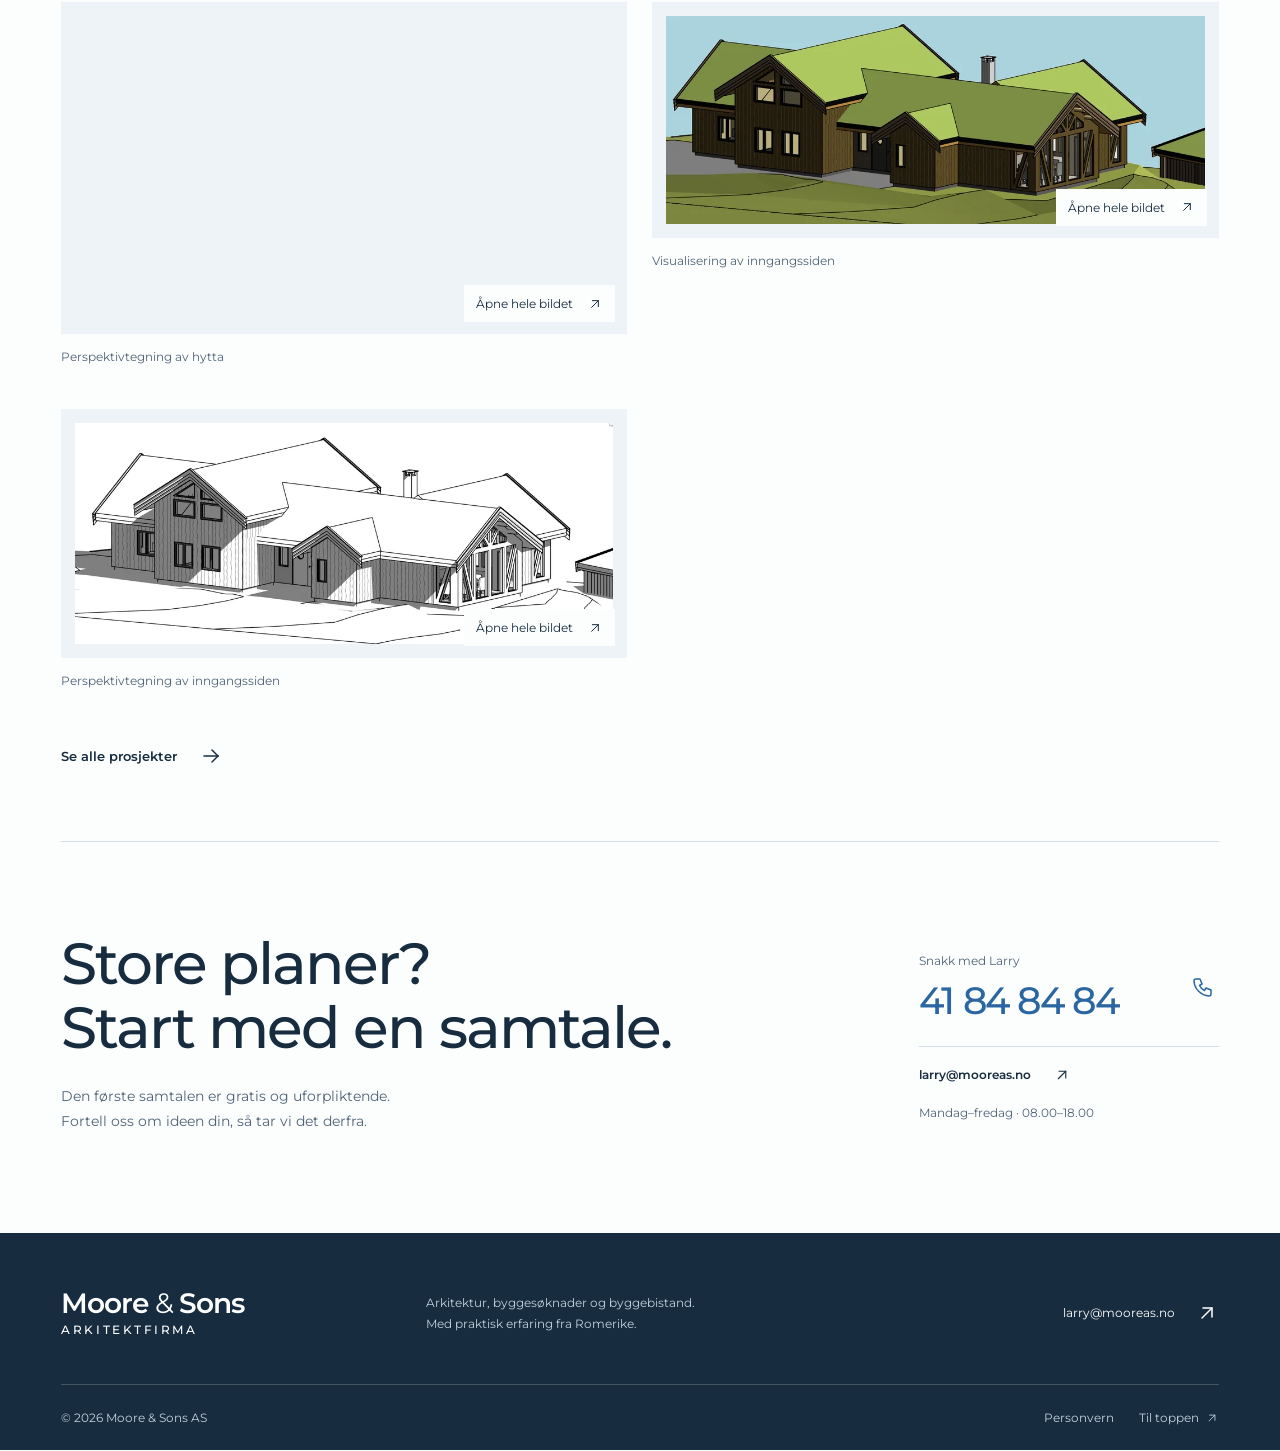
<file: prosjekter/stor-hytte-p-tretten/index.html>
<!DOCTYPE html>
<html lang="nb"><head><meta charset="utf-8"><meta name="viewport" content="width=device-width,initial-scale=1"><title>Hytte på Tretten | Moore & Sons</title><meta name="description" content="En hytte på 180 m², med store glassfasader som åpner opp mot naturen."><meta name="theme-color" content="#2a66a1"><meta property="og:title" content="Hytte på Tretten | Moore & Sons"><meta property="og:description" content="En hytte på 180 m², med store glassfasader som åpner opp mot naturen."><meta property="og:type" content="website"><meta property="og:locale" content="nb_NO"><link rel="icon" type="image/svg+xml" href="../../favicon.svg"><link rel="preload" href="../../assets/fonts/montserrat-latin.woff2" as="font" type="font/woff2" crossorigin><link rel="stylesheet" href="../../styles.css"><script src="../../script.js" defer></script><script type="application/ld+json">{"@context":"https://schema.org","@type":"ProfessionalService","name":"Moore & Sons AS","description":"En hytte på 180 m², med store glassfasader som åpner opp mot naturen.","telephone":"+4741848484","email":"larry@mooreas.no","areaServed":"Romerike","sameAs":"https://mooreas.no/","openingHours":["Mo-Fr 08:00-18:00"]}</script><link rel="stylesheet" href="../../refinements.css"></head><body id="top" class="inner-page"><a class="skip" href="#main">Hopp til innhold</a><header class="site-header "><div class="header-inner"><a class="brand" href="../../index.html" aria-label="Moore & Sons arkitektfirma, hjem"><span>Moore <i>&</i> Sons</span><small>arkitektfirma</small></a><nav aria-label="Hovedmeny"><a href="../../index.html" >Hjem</a><a href="../../services/index.html" >Tjenester</a><a href="../../about/index.html" >Om</a><a href="../../contact/index.html" >Kontakt</a><a href="../../prosjekter/index.html" aria-current="page">Prosjekter</a></nav><a class="header-phone" href="tel:+4741848484" aria-label="Ring oss på 41 84 84 84"><svg class="icon" aria-hidden="true" viewBox="0 0 24 24"><!--
tags: [call, telephone, contact, dial, mobile, handset, ring, support, hotline, phone]
category: Devices
version: "1.0"
unicode: "eb09"
-->

  <path d="M5 4h4l2 5l-2.5 1.5a11 11 0 0 0 5 5l1.5 -2.5l5 2v4a2 2 0 0 1 -2 2a16 16 0 0 1 -15 -15a2 2 0 0 1 2 -2" />

</svg><span>41 84 84 84</span></a><button class="menu-toggle" aria-expanded="false" aria-controls="mobile-menu"><span>Meny</span><span class="menu-lines" aria-hidden="true"></span></button></div></header><div class="mobile-menu" id="mobile-menu" hidden><nav aria-label="Mobilmeny"><a href="../../index.html">Hjem<svg class="icon" aria-hidden="true" viewBox="0 0 24 24"><!--
tags: [direction, northeast, diagonal, external-link, open-in-new, trend, pointer, navigation, arrow, right]
category: Arrows
version: "1.0"
unicode: "ea24"
-->

  <path d="M17 7l-10 10" />
  <path d="M8 7l9 0l0 9" />

</svg></a><a href="../../services/index.html">Tjenester<svg class="icon" aria-hidden="true" viewBox="0 0 24 24"><!--
tags: [direction, northeast, diagonal, external-link, open-in-new, trend, pointer, navigation, arrow, right]
category: Arrows
version: "1.0"
unicode: "ea24"
-->

  <path d="M17 7l-10 10" />
  <path d="M8 7l9 0l0 9" />

</svg></a><a href="../../about/index.html">Om<svg class="icon" aria-hidden="true" viewBox="0 0 24 24"><!--
tags: [direction, northeast, diagonal, external-link, open-in-new, trend, pointer, navigation, arrow, right]
category: Arrows
version: "1.0"
unicode: "ea24"
-->

  <path d="M17 7l-10 10" />
  <path d="M8 7l9 0l0 9" />

</svg></a><a href="../../contact/index.html">Kontakt<svg class="icon" aria-hidden="true" viewBox="0 0 24 24"><!--
tags: [direction, northeast, diagonal, external-link, open-in-new, trend, pointer, navigation, arrow, right]
category: Arrows
version: "1.0"
unicode: "ea24"
-->

  <path d="M17 7l-10 10" />
  <path d="M8 7l9 0l0 9" />

</svg></a><a href="../../prosjekter/index.html">Prosjekter<svg class="icon" aria-hidden="true" viewBox="0 0 24 24"><!--
tags: [direction, northeast, diagonal, external-link, open-in-new, trend, pointer, navigation, arrow, right]
category: Arrows
version: "1.0"
unicode: "ea24"
-->

  <path d="M17 7l-10 10" />
  <path d="M8 7l9 0l0 9" />

</svg></a></nav><a href="tel:+4741848484">41 84 84 84</a><a href="mailto:larry@mooreas.no">larry@mooreas.no</a></div><main id="main"><div class="wrap breadcrumb"><a href="../../prosjekter/index.html">Prosjekter</a><span>/</span><span>Tretten</span></div><section class="page-heading wrap"><h1>Tegnet for utsikten.</h1><p>En hytte på 180 m², med store glassfasader som åpner opp mot naturen.</p></section><figure class="project-cover wrap"><img class="" src="../../assets/img/tretten-hytte-visualisering-1208.webp" srcset="../../assets/img/tretten-hytte-visualisering-480.webp 480w,../../assets/img/tretten-hytte-visualisering-960.webp 960w,../../assets/img/tretten-hytte-visualisering-1208.webp 1208w" sizes="100vw" width="1208" height="669" alt="Hytte på Tretten" fetchpriority="high" loading="eager" decoding="async"><figcaption>Hytte og arkitektur i Tretten</figcaption></figure><section class="project-story wrap"><div><h2>Hytte på Tretten</h2><p>Kunden kom med et inspirasjonsbilde som ble utgangspunkt for utformingen. Utsikten fikk en sentral rolle: gavlene er åpnet med store glassflater, mens konstruksjonen gir hytta et solid uttrykk.</p></div><dl><div><dt>Areal</dt><dd>180 m²</dd></div><div><dt>Bygg</dt><dd>Hytte</dd></div><div><dt>Fokus</dt><dd>Utsikt og glassfasader</dd></div></dl></section><section class="model-compare wrap"><div class="section-heading"><h2>Fra strek til rom.</h2><div class="segmented" aria-label="Velg visning"><button type="button" class="selected" data-view="drawing" aria-pressed="true">Tegning</button><button type="button" data-view="model" aria-pressed="false">3D-modell</button></div></div><div class="compare-stage"><div data-panel="drawing"><img class="" src="../../assets/img/tretten-hytte-tegning-1134.webp" srcset="../../assets/img/tretten-hytte-tegning-480.webp 480w,../../assets/img/tretten-hytte-tegning-960.webp 960w,../../assets/img/tretten-hytte-tegning-1134.webp 1134w" sizes="100vw" width="1134" height="640" alt="Perspektivtegning av Tretten-hytta" loading="lazy" decoding="async"></div><div data-panel="model" hidden><img class="" src="../../assets/img/tretten-hytte-visualisering-1208.webp" srcset="../../assets/img/tretten-hytte-visualisering-480.webp 480w,../../assets/img/tretten-hytte-visualisering-960.webp 960w,../../assets/img/tretten-hytte-visualisering-1208.webp 1208w" sizes="100vw" width="1208" height="669" alt="3D-visualisering av Tretten-hytta" loading="lazy" decoding="async"></div></div><p>Samme prosjekt, vist som tegning og 3D-visualisering.</p></section><section class="wrap gallery-section"><h2>Prosjektet i bilder.</h2><div class="project-gallery"><figure><a class="gallery-link" href="../../assets/img/tretten-hytte-visualisering-1208.webp" data-caption="3D-visualisering av hytta på Tretten" aria-label="Åpne hele bildet: 3D-visualisering av hytta på Tretten"><img class="" src="../../assets/img/tretten-hytte-visualisering-1208.webp" srcset="../../assets/img/tretten-hytte-visualisering-480.webp 480w,../../assets/img/tretten-hytte-visualisering-960.webp 960w,../../assets/img/tretten-hytte-visualisering-1208.webp 1208w" sizes="(max-width: 767px) 100vw, 50vw" width="1208" height="669" alt="3D-visualisering av hytta på Tretten" loading="lazy" decoding="async"><span>Åpne hele bildet <svg class="icon" aria-hidden="true" viewBox="0 0 24 24"><!--
tags: [direction, northeast, diagonal, external-link, open-in-new, trend, pointer, navigation, arrow, right]
category: Arrows
version: "1.0"
unicode: "ea24"
-->

  <path d="M17 7l-10 10" />
  <path d="M8 7l9 0l0 9" />

</svg></span></a><figcaption>3D-visualisering av hytta på Tretten</figcaption></figure><figure><a class="gallery-link" href="../../assets/img/tretten-hytte-tegning-1134.webp" data-caption="Perspektivtegning av hytta" aria-label="Åpne hele bildet: Perspektivtegning av hytta"><img class="" src="../../assets/img/tretten-hytte-tegning-1134.webp" srcset="../../assets/img/tretten-hytte-tegning-480.webp 480w,../../assets/img/tretten-hytte-tegning-960.webp 960w,../../assets/img/tretten-hytte-tegning-1134.webp 1134w" sizes="(max-width: 767px) 100vw, 50vw" width="1134" height="640" alt="Perspektivtegning av hytta" loading="lazy" decoding="async"><span>Åpne hele bildet <svg class="icon" aria-hidden="true" viewBox="0 0 24 24"><!--
tags: [direction, northeast, diagonal, external-link, open-in-new, trend, pointer, navigation, arrow, right]
category: Arrows
version: "1.0"
unicode: "ea24"
-->

  <path d="M17 7l-10 10" />
  <path d="M8 7l9 0l0 9" />

</svg></span></a><figcaption>Perspektivtegning av hytta</figcaption></figure><figure><a class="gallery-link" href="../../assets/img/tretten-hytte-inngangen-1265.webp" data-caption="Visualisering av inngangssiden" aria-label="Åpne hele bildet: Visualisering av inngangssiden"><img class="" src="../../assets/img/tretten-hytte-inngangen-1265.webp" srcset="../../assets/img/tretten-hytte-inngangen-480.webp 480w,../../assets/img/tretten-hytte-inngangen-960.webp 960w,../../assets/img/tretten-hytte-inngangen-1265.webp 1265w" sizes="(max-width: 767px) 100vw, 50vw" width="1265" height="488" alt="Visualisering av inngangssiden" loading="lazy" decoding="async"><span>Åpne hele bildet <svg class="icon" aria-hidden="true" viewBox="0 0 24 24"><!--
tags: [direction, northeast, diagonal, external-link, open-in-new, trend, pointer, navigation, arrow, right]
category: Arrows
version: "1.0"
unicode: "ea24"
-->

  <path d="M17 7l-10 10" />
  <path d="M8 7l9 0l0 9" />

</svg></span></a><figcaption>Visualisering av inngangssiden</figcaption></figure><figure><a class="gallery-link" href="../../assets/img/tretten-hytte-inngangen-tegning-1250.webp" data-caption="Perspektivtegning av inngangssiden" aria-label="Åpne hele bildet: Perspektivtegning av inngangssiden"><img class="" src="../../assets/img/tretten-hytte-inngangen-tegning-1250.webp" srcset="../../assets/img/tretten-hytte-inngangen-tegning-480.webp 480w,../../assets/img/tretten-hytte-inngangen-tegning-960.webp 960w,../../assets/img/tretten-hytte-inngangen-tegning-1250.webp 1250w" sizes="(max-width: 767px) 100vw, 50vw" width="1250" height="514" alt="Perspektivtegning av inngangssiden" loading="lazy" decoding="async"><span>Åpne hele bildet <svg class="icon" aria-hidden="true" viewBox="0 0 24 24"><!--
tags: [direction, northeast, diagonal, external-link, open-in-new, trend, pointer, navigation, arrow, right]
category: Arrows
version: "1.0"
unicode: "ea24"
-->

  <path d="M17 7l-10 10" />
  <path d="M8 7l9 0l0 9" />

</svg></span></a><figcaption>Perspektivtegning av inngangssiden</figcaption></figure></div></section><div class="wrap back-projects"><a class="text-link" href="../../prosjekter/index.html">Se alle prosjekter <svg class="icon" aria-hidden="true" viewBox="0 0 24 24"><!--
tags: [direction, east, next, forward, continue, proceed, go, pointer, arrow, right]
category: Arrows
version: "1.0"
unicode: "ea1f"
-->

  <path d="M5 12l14 0" />
  <path d="M13 18l6 -6" />
  <path d="M13 6l6 6" />

</svg></a></div><section class="contact-band wrap"><div><h2>Store planer?<br> Start med en samtale.</h2><p>Den første samtalen er gratis og uforpliktende.<br> Fortell oss om ideen din, så tar vi det derfra.</p></div><div class="contact-actions"><a class="contact-direct" href="tel:+4741848484"><span>Snakk med Larry</span><strong>41 84 84 84</strong><svg class="icon" aria-hidden="true" viewBox="0 0 24 24"><!--
tags: [call, telephone, contact, dial, mobile, handset, ring, support, hotline, phone]
category: Devices
version: "1.0"
unicode: "eb09"
-->

  <path d="M5 4h4l2 5l-2.5 1.5a11 11 0 0 0 5 5l1.5 -2.5l5 2v4a2 2 0 0 1 -2 2a16 16 0 0 1 -15 -15a2 2 0 0 1 2 -2" />

</svg></a><a class="text-link" href="mailto:larry@mooreas.no">larry@mooreas.no <svg class="icon" aria-hidden="true" viewBox="0 0 24 24"><!--
tags: [direction, northeast, diagonal, external-link, open-in-new, trend, pointer, navigation, arrow, right]
category: Arrows
version: "1.0"
unicode: "ea24"
-->

  <path d="M17 7l-10 10" />
  <path d="M8 7l9 0l0 9" />

</svg></a><span class="contact-time">Mandag–fredag · 08.00–18.00</span></div></section></main><footer class="footer"><div class="wrap footer-top"><a class="brand" href="../../index.html" aria-label="Moore & Sons arkitektfirma, hjem"><span>Moore <i>&</i> Sons</span><small>arkitektfirma</small></a><p>Arkitektur, byggesøknader og byggebistand.<br> Med praktisk erfaring fra Romerike.</p><a href="mailto:larry@mooreas.no">larry@mooreas.no <svg class="icon" aria-hidden="true" viewBox="0 0 24 24"><!--
tags: [direction, northeast, diagonal, external-link, open-in-new, trend, pointer, navigation, arrow, right]
category: Arrows
version: "1.0"
unicode: "ea24"
-->

  <path d="M17 7l-10 10" />
  <path d="M8 7l9 0l0 9" />

</svg></a></div><div class="wrap footer-bottom"><span>© 2026 Moore & Sons AS</span><div><a href="../../personvern/index.html">Personvern</a><a href="#top">Til toppen <svg class="icon" aria-hidden="true" viewBox="0 0 24 24"><!--
tags: [direction, northeast, diagonal, external-link, open-in-new, trend, pointer, navigation, arrow, right]
category: Arrows
version: "1.0"
unicode: "ea24"
-->

  <path d="M17 7l-10 10" />
  <path d="M8 7l9 0l0 9" />

</svg></a></div></div></footer><dialog class="lightbox" aria-label="Prosjektbilde"><button class="lightbox-close" aria-label="Lukk bildet">Lukk <svg class="icon" aria-hidden="true" viewBox="0 0 24 24"><!--
category: System
tags: [close, cancel, remove, delete, dismiss, exit, clear, cross, times, multiply, x]
version: "1.0"
unicode: "eb55"
-->

  <path d="M18 6l-12 12" />
  <path d="M6 6l12 12" />

</svg></button><figure><figcaption></figcaption></figure></dialog></body></html>
</file>
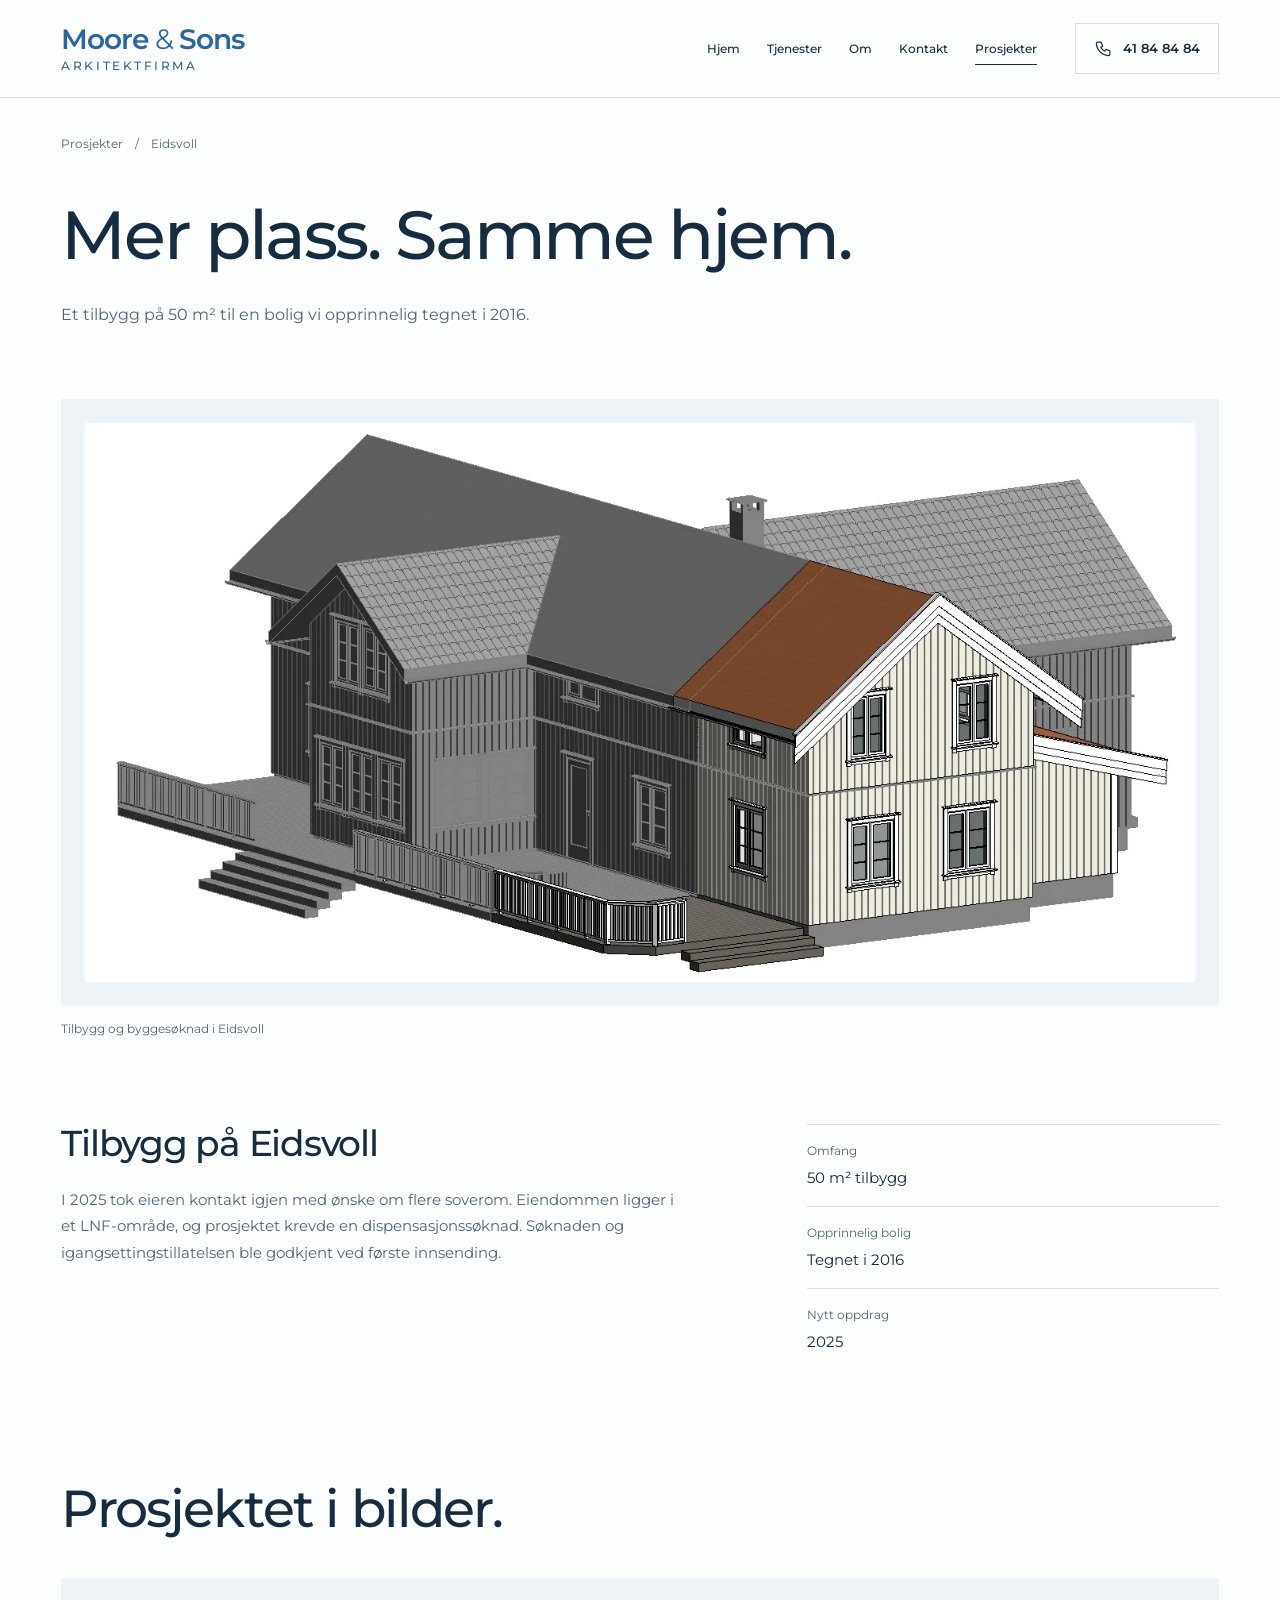
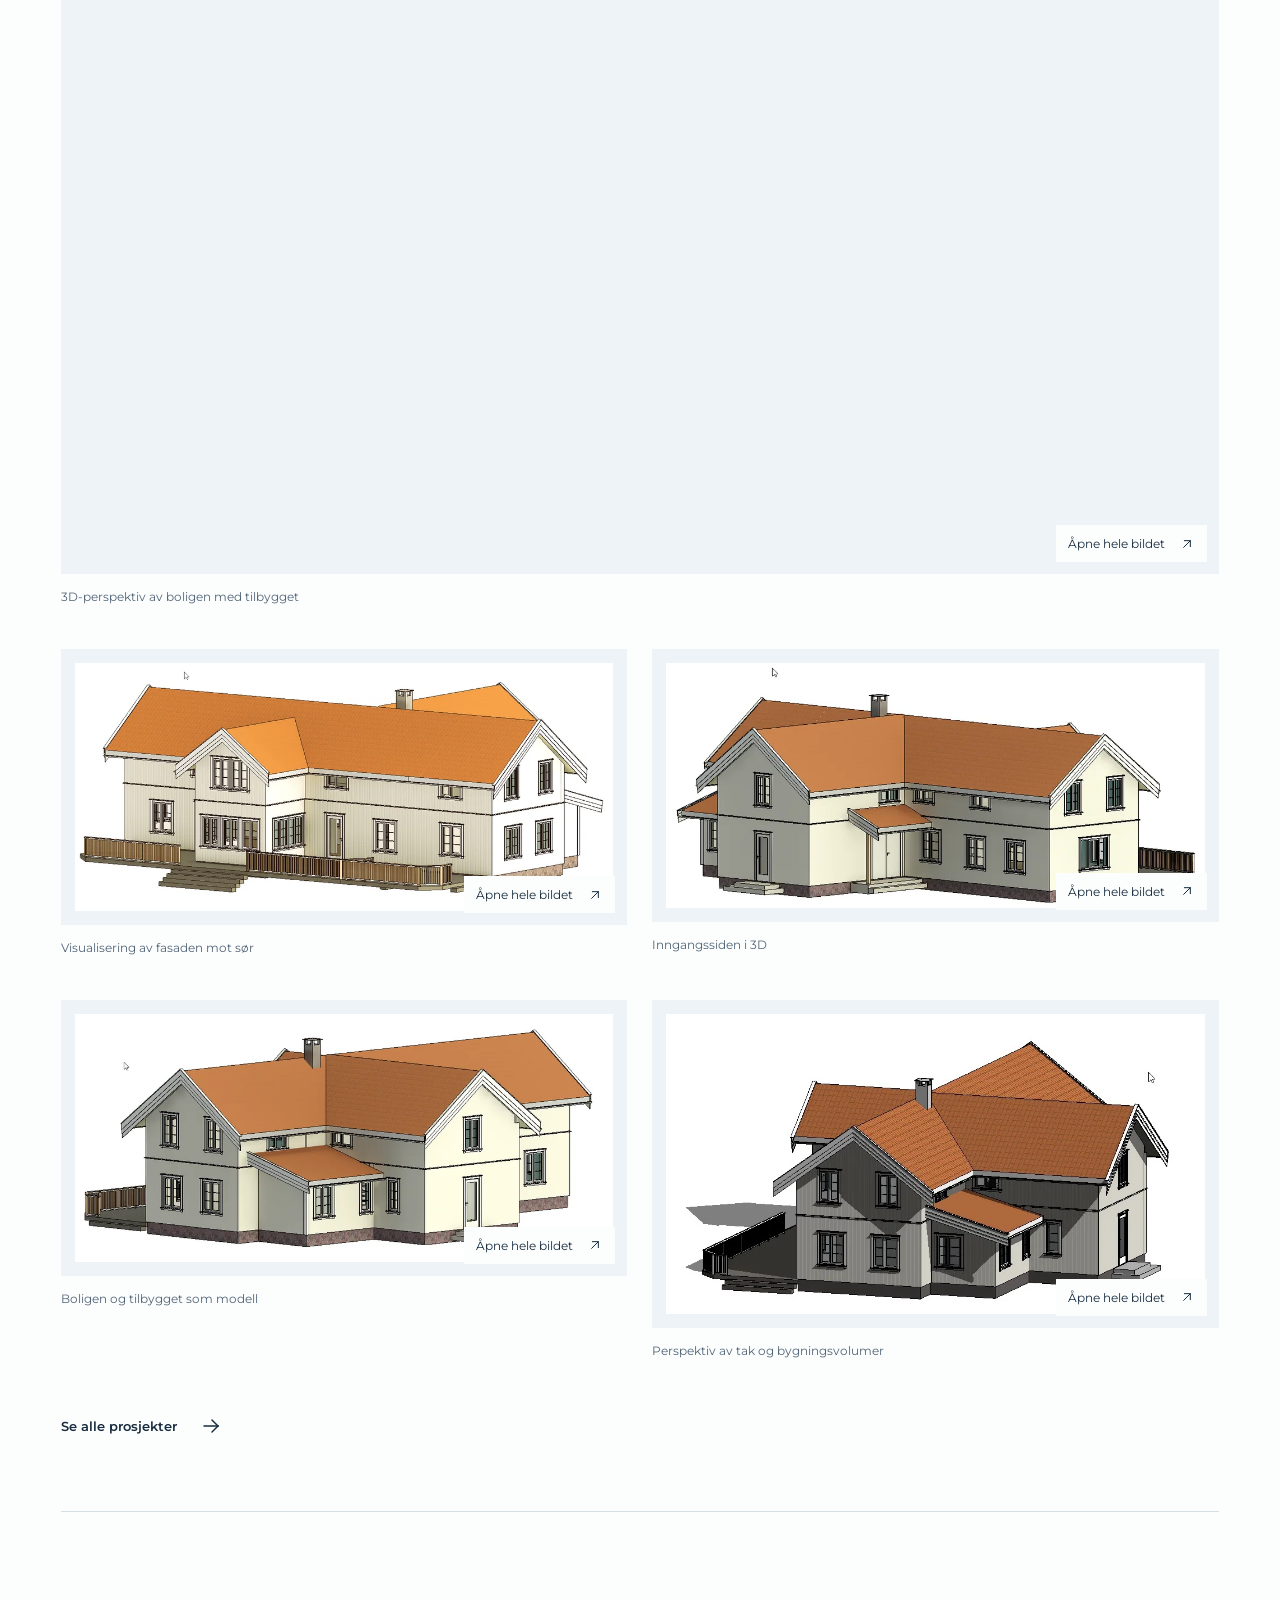
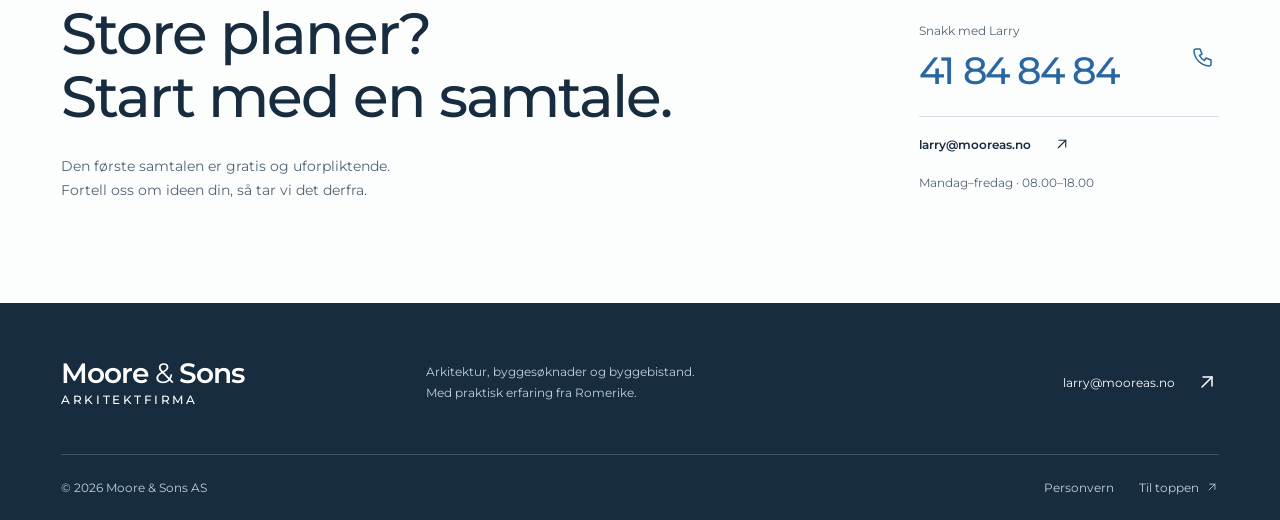
<file: prosjekter/tilbygg-p-eidsvoll/index.html>
<!DOCTYPE html>
<html lang="nb"><head><meta charset="utf-8"><meta name="viewport" content="width=device-width,initial-scale=1"><title>Tilbygg på Eidsvoll | Moore & Sons</title><meta name="description" content="Et tilbygg på 50 m² til en bolig vi opprinnelig tegnet i 2016."><meta name="theme-color" content="#2a66a1"><meta property="og:title" content="Tilbygg på Eidsvoll | Moore & Sons"><meta property="og:description" content="Et tilbygg på 50 m² til en bolig vi opprinnelig tegnet i 2016."><meta property="og:type" content="website"><meta property="og:locale" content="nb_NO"><link rel="icon" type="image/svg+xml" href="../../favicon.svg"><link rel="preload" href="../../assets/fonts/montserrat-latin.woff2" as="font" type="font/woff2" crossorigin><link rel="stylesheet" href="../../styles.css"><script src="../../script.js" defer></script><script type="application/ld+json">{"@context":"https://schema.org","@type":"ProfessionalService","name":"Moore & Sons AS","description":"Et tilbygg på 50 m² til en bolig vi opprinnelig tegnet i 2016.","telephone":"+4741848484","email":"larry@mooreas.no","areaServed":"Romerike","sameAs":"https://mooreas.no/","openingHours":["Mo-Fr 08:00-18:00"]}</script><link rel="stylesheet" href="../../refinements.css"></head><body id="top" class="inner-page"><a class="skip" href="#main">Hopp til innhold</a><header class="site-header "><div class="header-inner"><a class="brand" href="../../index.html" aria-label="Moore & Sons arkitektfirma, hjem"><span>Moore <i>&</i> Sons</span><small>arkitektfirma</small></a><nav aria-label="Hovedmeny"><a href="../../index.html" >Hjem</a><a href="../../services/index.html" >Tjenester</a><a href="../../about/index.html" >Om</a><a href="../../contact/index.html" >Kontakt</a><a href="../../prosjekter/index.html" aria-current="page">Prosjekter</a></nav><a class="header-phone" href="tel:+4741848484" aria-label="Ring oss på 41 84 84 84"><svg class="icon" aria-hidden="true" viewBox="0 0 24 24"><!--
tags: [call, telephone, contact, dial, mobile, handset, ring, support, hotline, phone]
category: Devices
version: "1.0"
unicode: "eb09"
-->

  <path d="M5 4h4l2 5l-2.5 1.5a11 11 0 0 0 5 5l1.5 -2.5l5 2v4a2 2 0 0 1 -2 2a16 16 0 0 1 -15 -15a2 2 0 0 1 2 -2" />

</svg><span>41 84 84 84</span></a><button class="menu-toggle" aria-expanded="false" aria-controls="mobile-menu"><span>Meny</span><span class="menu-lines" aria-hidden="true"></span></button></div></header><div class="mobile-menu" id="mobile-menu" hidden><nav aria-label="Mobilmeny"><a href="../../index.html">Hjem<svg class="icon" aria-hidden="true" viewBox="0 0 24 24"><!--
tags: [direction, northeast, diagonal, external-link, open-in-new, trend, pointer, navigation, arrow, right]
category: Arrows
version: "1.0"
unicode: "ea24"
-->

  <path d="M17 7l-10 10" />
  <path d="M8 7l9 0l0 9" />

</svg></a><a href="../../services/index.html">Tjenester<svg class="icon" aria-hidden="true" viewBox="0 0 24 24"><!--
tags: [direction, northeast, diagonal, external-link, open-in-new, trend, pointer, navigation, arrow, right]
category: Arrows
version: "1.0"
unicode: "ea24"
-->

  <path d="M17 7l-10 10" />
  <path d="M8 7l9 0l0 9" />

</svg></a><a href="../../about/index.html">Om<svg class="icon" aria-hidden="true" viewBox="0 0 24 24"><!--
tags: [direction, northeast, diagonal, external-link, open-in-new, trend, pointer, navigation, arrow, right]
category: Arrows
version: "1.0"
unicode: "ea24"
-->

  <path d="M17 7l-10 10" />
  <path d="M8 7l9 0l0 9" />

</svg></a><a href="../../contact/index.html">Kontakt<svg class="icon" aria-hidden="true" viewBox="0 0 24 24"><!--
tags: [direction, northeast, diagonal, external-link, open-in-new, trend, pointer, navigation, arrow, right]
category: Arrows
version: "1.0"
unicode: "ea24"
-->

  <path d="M17 7l-10 10" />
  <path d="M8 7l9 0l0 9" />

</svg></a><a href="../../prosjekter/index.html">Prosjekter<svg class="icon" aria-hidden="true" viewBox="0 0 24 24"><!--
tags: [direction, northeast, diagonal, external-link, open-in-new, trend, pointer, navigation, arrow, right]
category: Arrows
version: "1.0"
unicode: "ea24"
-->

  <path d="M17 7l-10 10" />
  <path d="M8 7l9 0l0 9" />

</svg></a></nav><a href="tel:+4741848484">41 84 84 84</a><a href="mailto:larry@mooreas.no">larry@mooreas.no</a></div><main id="main"><div class="wrap breadcrumb"><a href="../../prosjekter/index.html">Prosjekter</a><span>/</span><span>Eidsvoll</span></div><section class="page-heading wrap"><h1>Mer plass. Samme hjem.</h1><p>Et tilbygg på 50 m² til en bolig vi opprinnelig tegnet i 2016.</p></section><figure class="project-cover wrap"><img class="" src="../../assets/img/eidsvoll-tilbygg-perspektiv-1399.webp" srcset="../../assets/img/eidsvoll-tilbygg-perspektiv-480.webp 480w,../../assets/img/eidsvoll-tilbygg-perspektiv-960.webp 960w,../../assets/img/eidsvoll-tilbygg-perspektiv-1399.webp 1399w" sizes="100vw" width="1399" height="704" alt="Tilbygg på Eidsvoll" fetchpriority="high" loading="eager" decoding="async"><figcaption>Tilbygg og byggesøknad i Eidsvoll</figcaption></figure><section class="project-story wrap"><div><h2>Tilbygg på Eidsvoll</h2><p>I 2025 tok eieren kontakt igjen med ønske om flere soverom. Eiendommen ligger i et LNF-område, og prosjektet krevde en dispensasjonssøknad. Søknaden og igangsettingstillatelsen ble godkjent ved første innsending.</p></div><dl><div><dt>Omfang</dt><dd>50 m² tilbygg</dd></div><div><dt>Opprinnelig bolig</dt><dd>Tegnet i 2016</dd></div><div><dt>Nytt oppdrag</dt><dd>2025</dd></div></dl></section><section class="wrap gallery-section"><h2>Prosjektet i bilder.</h2><div class="project-gallery"><figure><a class="gallery-link" href="../../assets/img/eidsvoll-tilbygg-perspektiv-1399.webp" data-caption="3D-perspektiv av boligen med tilbygget" aria-label="Åpne hele bildet: 3D-perspektiv av boligen med tilbygget"><img class="" src="../../assets/img/eidsvoll-tilbygg-perspektiv-1399.webp" srcset="../../assets/img/eidsvoll-tilbygg-perspektiv-480.webp 480w,../../assets/img/eidsvoll-tilbygg-perspektiv-960.webp 960w,../../assets/img/eidsvoll-tilbygg-perspektiv-1399.webp 1399w" sizes="(max-width: 767px) 100vw, 50vw" width="1399" height="704" alt="3D-perspektiv av boligen med tilbygget" loading="lazy" decoding="async"><span>Åpne hele bildet <svg class="icon" aria-hidden="true" viewBox="0 0 24 24"><!--
tags: [direction, northeast, diagonal, external-link, open-in-new, trend, pointer, navigation, arrow, right]
category: Arrows
version: "1.0"
unicode: "ea24"
-->

  <path d="M17 7l-10 10" />
  <path d="M8 7l9 0l0 9" />

</svg></span></a><figcaption>3D-perspektiv av boligen med tilbygget</figcaption></figure><figure><a class="gallery-link" href="../../assets/img/eidsvoll-sor-1287.webp" data-caption="Visualisering av fasaden mot sør" aria-label="Åpne hele bildet: Visualisering av fasaden mot sør"><img class="" src="../../assets/img/eidsvoll-sor-1287.webp" srcset="../../assets/img/eidsvoll-sor-480.webp 480w,../../assets/img/eidsvoll-sor-960.webp 960w,../../assets/img/eidsvoll-sor-1287.webp 1287w" sizes="(max-width: 767px) 100vw, 50vw" width="1287" height="594" alt="Visualisering av fasaden mot sør" loading="lazy" decoding="async"><span>Åpne hele bildet <svg class="icon" aria-hidden="true" viewBox="0 0 24 24"><!--
tags: [direction, northeast, diagonal, external-link, open-in-new, trend, pointer, navigation, arrow, right]
category: Arrows
version: "1.0"
unicode: "ea24"
-->

  <path d="M17 7l-10 10" />
  <path d="M8 7l9 0l0 9" />

</svg></span></a><figcaption>Visualisering av fasaden mot sør</figcaption></figure><figure><a class="gallery-link" href="../../assets/img/eidsvoll-inngangen-1113.webp" data-caption="Inngangssiden i 3D" aria-label="Åpne hele bildet: Inngangssiden i 3D"><img class="" src="../../assets/img/eidsvoll-inngangen-1113.webp" srcset="../../assets/img/eidsvoll-inngangen-480.webp 480w,../../assets/img/eidsvoll-inngangen-960.webp 960w,../../assets/img/eidsvoll-inngangen-1113.webp 1113w" sizes="(max-width: 767px) 100vw, 50vw" width="1113" height="505" alt="Inngangssiden i 3D" loading="lazy" decoding="async"><span>Åpne hele bildet <svg class="icon" aria-hidden="true" viewBox="0 0 24 24"><!--
tags: [direction, northeast, diagonal, external-link, open-in-new, trend, pointer, navigation, arrow, right]
category: Arrows
version: "1.0"
unicode: "ea24"
-->

  <path d="M17 7l-10 10" />
  <path d="M8 7l9 0l0 9" />

</svg></span></a><figcaption>Inngangssiden i 3D</figcaption></figure><figure><a class="gallery-link" href="../../assets/img/eidsvoll-tilbygg-modell-1236.webp" data-caption="Boligen og tilbygget som modell" aria-label="Åpne hele bildet: Boligen og tilbygget som modell"><img class="" src="../../assets/img/eidsvoll-tilbygg-modell-1236.webp" srcset="../../assets/img/eidsvoll-tilbygg-modell-480.webp 480w,../../assets/img/eidsvoll-tilbygg-modell-960.webp 960w,../../assets/img/eidsvoll-tilbygg-modell-1236.webp 1236w" sizes="(max-width: 767px) 100vw, 50vw" width="1236" height="568" alt="Boligen og tilbygget som modell" loading="lazy" decoding="async"><span>Åpne hele bildet <svg class="icon" aria-hidden="true" viewBox="0 0 24 24"><!--
tags: [direction, northeast, diagonal, external-link, open-in-new, trend, pointer, navigation, arrow, right]
category: Arrows
version: "1.0"
unicode: "ea24"
-->

  <path d="M17 7l-10 10" />
  <path d="M8 7l9 0l0 9" />

</svg></span></a><figcaption>Boligen og tilbygget som modell</figcaption></figure><figure><a class="gallery-link" href="../../assets/img/eidsvoll-tak-perspektiv-929.webp" data-caption="Perspektiv av tak og bygningsvolumer" aria-label="Åpne hele bildet: Perspektiv av tak og bygningsvolumer"><img class="" src="../../assets/img/eidsvoll-tak-perspektiv-929.webp" srcset="../../assets/img/eidsvoll-tak-perspektiv-480.webp 480w,../../assets/img/eidsvoll-tak-perspektiv-929.webp 929w" sizes="(max-width: 767px) 100vw, 50vw" width="929" height="517" alt="Perspektiv av tak og bygningsvolumer" loading="lazy" decoding="async"><span>Åpne hele bildet <svg class="icon" aria-hidden="true" viewBox="0 0 24 24"><!--
tags: [direction, northeast, diagonal, external-link, open-in-new, trend, pointer, navigation, arrow, right]
category: Arrows
version: "1.0"
unicode: "ea24"
-->

  <path d="M17 7l-10 10" />
  <path d="M8 7l9 0l0 9" />

</svg></span></a><figcaption>Perspektiv av tak og bygningsvolumer</figcaption></figure></div></section><div class="wrap back-projects"><a class="text-link" href="../../prosjekter/index.html">Se alle prosjekter <svg class="icon" aria-hidden="true" viewBox="0 0 24 24"><!--
tags: [direction, east, next, forward, continue, proceed, go, pointer, arrow, right]
category: Arrows
version: "1.0"
unicode: "ea1f"
-->

  <path d="M5 12l14 0" />
  <path d="M13 18l6 -6" />
  <path d="M13 6l6 6" />

</svg></a></div><section class="contact-band wrap"><div><h2>Store planer?<br> Start med en samtale.</h2><p>Den første samtalen er gratis og uforpliktende.<br> Fortell oss om ideen din, så tar vi det derfra.</p></div><div class="contact-actions"><a class="contact-direct" href="tel:+4741848484"><span>Snakk med Larry</span><strong>41 84 84 84</strong><svg class="icon" aria-hidden="true" viewBox="0 0 24 24"><!--
tags: [call, telephone, contact, dial, mobile, handset, ring, support, hotline, phone]
category: Devices
version: "1.0"
unicode: "eb09"
-->

  <path d="M5 4h4l2 5l-2.5 1.5a11 11 0 0 0 5 5l1.5 -2.5l5 2v4a2 2 0 0 1 -2 2a16 16 0 0 1 -15 -15a2 2 0 0 1 2 -2" />

</svg></a><a class="text-link" href="mailto:larry@mooreas.no">larry@mooreas.no <svg class="icon" aria-hidden="true" viewBox="0 0 24 24"><!--
tags: [direction, northeast, diagonal, external-link, open-in-new, trend, pointer, navigation, arrow, right]
category: Arrows
version: "1.0"
unicode: "ea24"
-->

  <path d="M17 7l-10 10" />
  <path d="M8 7l9 0l0 9" />

</svg></a><span class="contact-time">Mandag–fredag · 08.00–18.00</span></div></section></main><footer class="footer"><div class="wrap footer-top"><a class="brand" href="../../index.html" aria-label="Moore & Sons arkitektfirma, hjem"><span>Moore <i>&</i> Sons</span><small>arkitektfirma</small></a><p>Arkitektur, byggesøknader og byggebistand.<br> Med praktisk erfaring fra Romerike.</p><a href="mailto:larry@mooreas.no">larry@mooreas.no <svg class="icon" aria-hidden="true" viewBox="0 0 24 24"><!--
tags: [direction, northeast, diagonal, external-link, open-in-new, trend, pointer, navigation, arrow, right]
category: Arrows
version: "1.0"
unicode: "ea24"
-->

  <path d="M17 7l-10 10" />
  <path d="M8 7l9 0l0 9" />

</svg></a></div><div class="wrap footer-bottom"><span>© 2026 Moore & Sons AS</span><div><a href="../../personvern/index.html">Personvern</a><a href="#top">Til toppen <svg class="icon" aria-hidden="true" viewBox="0 0 24 24"><!--
tags: [direction, northeast, diagonal, external-link, open-in-new, trend, pointer, navigation, arrow, right]
category: Arrows
version: "1.0"
unicode: "ea24"
-->

  <path d="M17 7l-10 10" />
  <path d="M8 7l9 0l0 9" />

</svg></a></div></div></footer><dialog class="lightbox" aria-label="Prosjektbilde"><button class="lightbox-close" aria-label="Lukk bildet">Lukk <svg class="icon" aria-hidden="true" viewBox="0 0 24 24"><!--
category: System
tags: [close, cancel, remove, delete, dismiss, exit, clear, cross, times, multiply, x]
version: "1.0"
unicode: "eb55"
-->

  <path d="M18 6l-12 12" />
  <path d="M6 6l12 12" />

</svg></button><figure><figcaption></figcaption></figure></dialog></body></html>
</file>
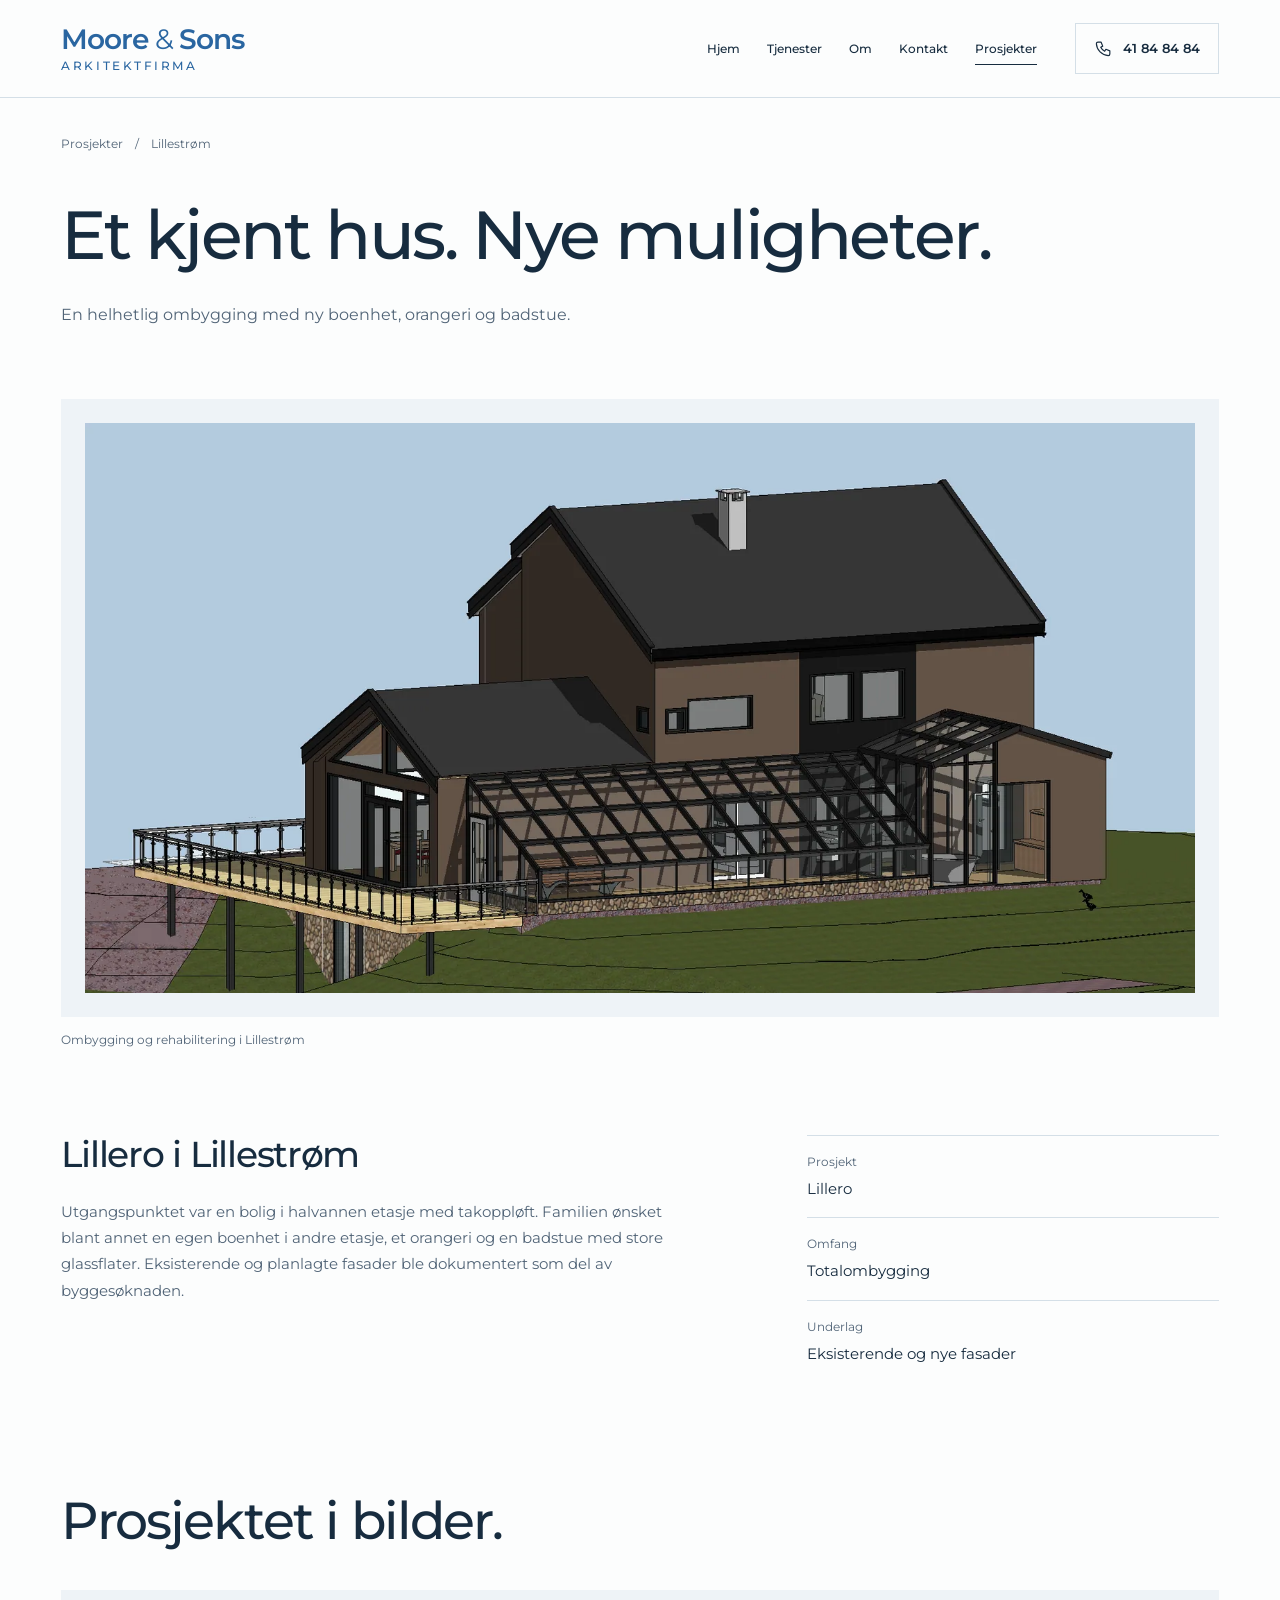
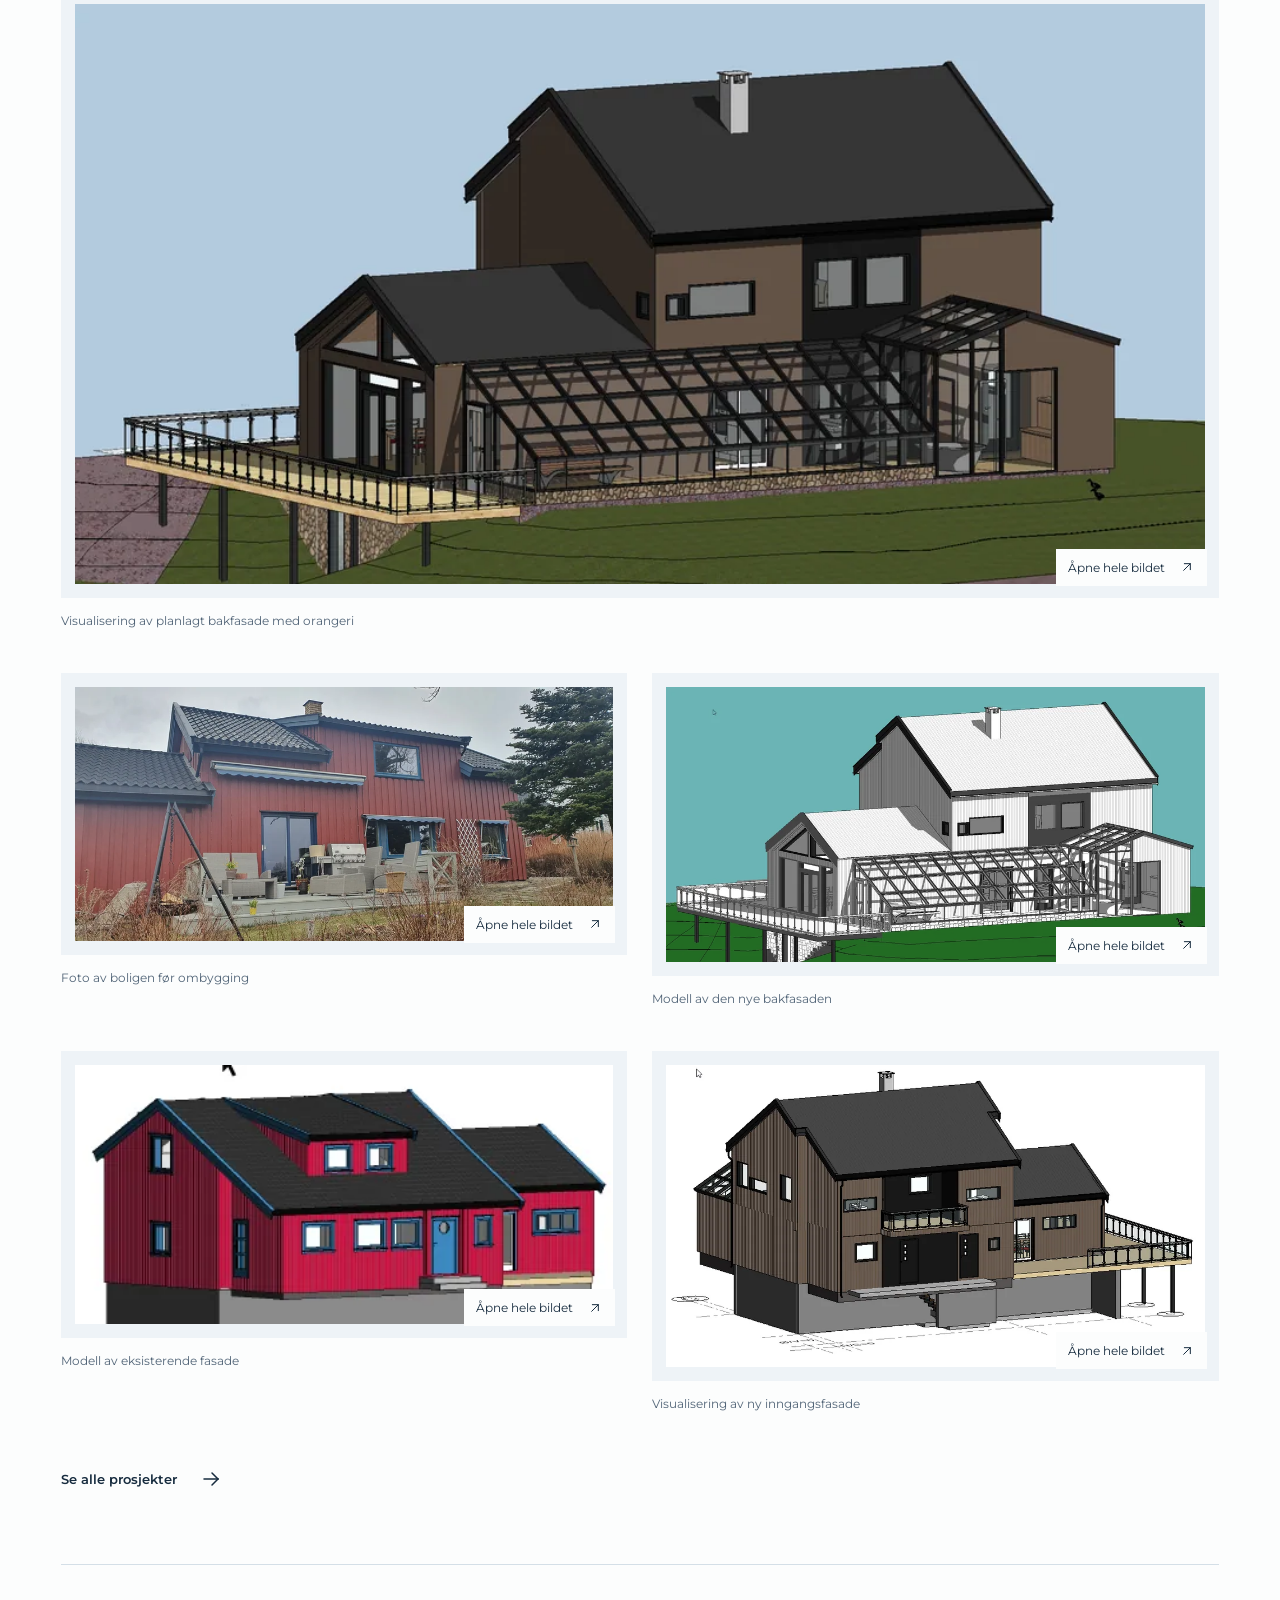
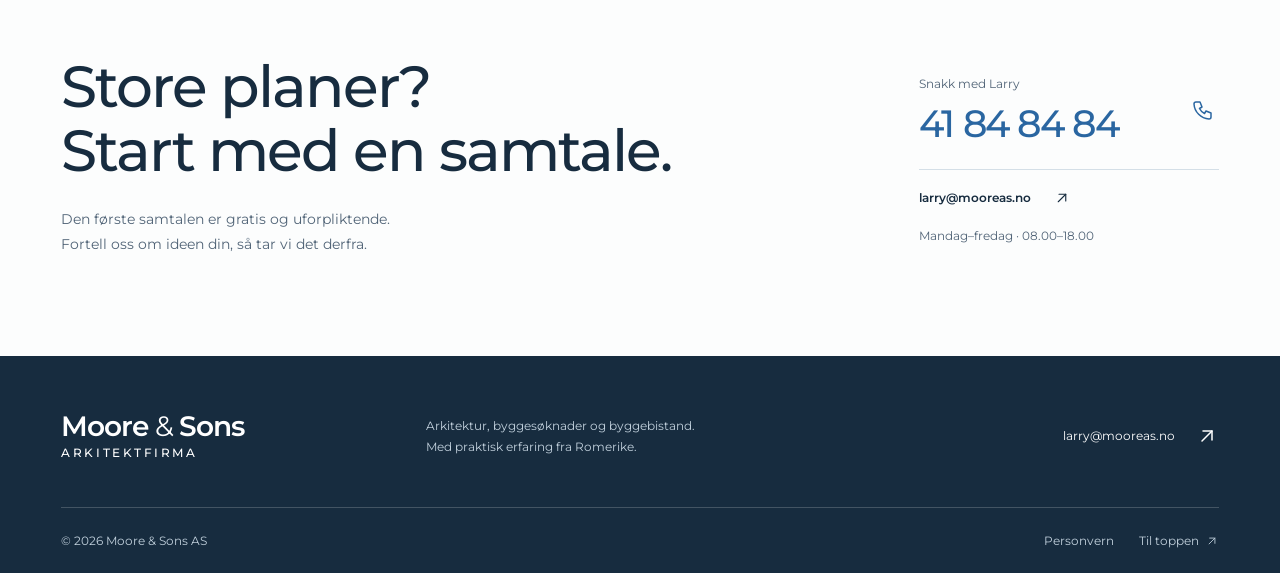
<file: prosjekter/total-ombygging-av-bolig/index.html>
<!DOCTYPE html>
<html lang="nb"><head><meta charset="utf-8"><meta name="viewport" content="width=device-width,initial-scale=1"><title>Lillero i Lillestrøm | Moore & Sons</title><meta name="description" content="En helhetlig ombygging med ny boenhet, orangeri og badstue."><meta name="theme-color" content="#2a66a1"><meta property="og:title" content="Lillero i Lillestrøm | Moore & Sons"><meta property="og:description" content="En helhetlig ombygging med ny boenhet, orangeri og badstue."><meta property="og:type" content="website"><meta property="og:locale" content="nb_NO"><link rel="icon" type="image/svg+xml" href="../../favicon.svg"><link rel="preload" href="../../assets/fonts/montserrat-latin.woff2" as="font" type="font/woff2" crossorigin><link rel="stylesheet" href="../../styles.css"><script src="../../script.js" defer></script><script type="application/ld+json">{"@context":"https://schema.org","@type":"ProfessionalService","name":"Moore & Sons AS","description":"En helhetlig ombygging med ny boenhet, orangeri og badstue.","telephone":"+4741848484","email":"larry@mooreas.no","areaServed":"Romerike","sameAs":"https://mooreas.no/","openingHours":["Mo-Fr 08:00-18:00"]}</script><link rel="stylesheet" href="../../refinements.css"></head><body id="top" class="inner-page"><a class="skip" href="#main">Hopp til innhold</a><header class="site-header "><div class="header-inner"><a class="brand" href="../../index.html" aria-label="Moore & Sons arkitektfirma, hjem"><span>Moore <i>&</i> Sons</span><small>arkitektfirma</small></a><nav aria-label="Hovedmeny"><a href="../../index.html" >Hjem</a><a href="../../services/index.html" >Tjenester</a><a href="../../about/index.html" >Om</a><a href="../../contact/index.html" >Kontakt</a><a href="../../prosjekter/index.html" aria-current="page">Prosjekter</a></nav><a class="header-phone" href="tel:+4741848484" aria-label="Ring oss på 41 84 84 84"><svg class="icon" aria-hidden="true" viewBox="0 0 24 24"><!--
tags: [call, telephone, contact, dial, mobile, handset, ring, support, hotline, phone]
category: Devices
version: "1.0"
unicode: "eb09"
-->

  <path d="M5 4h4l2 5l-2.5 1.5a11 11 0 0 0 5 5l1.5 -2.5l5 2v4a2 2 0 0 1 -2 2a16 16 0 0 1 -15 -15a2 2 0 0 1 2 -2" />

</svg><span>41 84 84 84</span></a><button class="menu-toggle" aria-expanded="false" aria-controls="mobile-menu"><span>Meny</span><span class="menu-lines" aria-hidden="true"></span></button></div></header><div class="mobile-menu" id="mobile-menu" hidden><nav aria-label="Mobilmeny"><a href="../../index.html">Hjem<svg class="icon" aria-hidden="true" viewBox="0 0 24 24"><!--
tags: [direction, northeast, diagonal, external-link, open-in-new, trend, pointer, navigation, arrow, right]
category: Arrows
version: "1.0"
unicode: "ea24"
-->

  <path d="M17 7l-10 10" />
  <path d="M8 7l9 0l0 9" />

</svg></a><a href="../../services/index.html">Tjenester<svg class="icon" aria-hidden="true" viewBox="0 0 24 24"><!--
tags: [direction, northeast, diagonal, external-link, open-in-new, trend, pointer, navigation, arrow, right]
category: Arrows
version: "1.0"
unicode: "ea24"
-->

  <path d="M17 7l-10 10" />
  <path d="M8 7l9 0l0 9" />

</svg></a><a href="../../about/index.html">Om<svg class="icon" aria-hidden="true" viewBox="0 0 24 24"><!--
tags: [direction, northeast, diagonal, external-link, open-in-new, trend, pointer, navigation, arrow, right]
category: Arrows
version: "1.0"
unicode: "ea24"
-->

  <path d="M17 7l-10 10" />
  <path d="M8 7l9 0l0 9" />

</svg></a><a href="../../contact/index.html">Kontakt<svg class="icon" aria-hidden="true" viewBox="0 0 24 24"><!--
tags: [direction, northeast, diagonal, external-link, open-in-new, trend, pointer, navigation, arrow, right]
category: Arrows
version: "1.0"
unicode: "ea24"
-->

  <path d="M17 7l-10 10" />
  <path d="M8 7l9 0l0 9" />

</svg></a><a href="../../prosjekter/index.html">Prosjekter<svg class="icon" aria-hidden="true" viewBox="0 0 24 24"><!--
tags: [direction, northeast, diagonal, external-link, open-in-new, trend, pointer, navigation, arrow, right]
category: Arrows
version: "1.0"
unicode: "ea24"
-->

  <path d="M17 7l-10 10" />
  <path d="M8 7l9 0l0 9" />

</svg></a></nav><a href="tel:+4741848484">41 84 84 84</a><a href="mailto:larry@mooreas.no">larry@mooreas.no</a></div><main id="main"><div class="wrap breadcrumb"><a href="../../prosjekter/index.html">Prosjekter</a><span>/</span><span>Lillestrøm</span></div><section class="page-heading wrap"><h1>Et kjent hus. Nye muligheter.</h1><p>En helhetlig ombygging med ny boenhet, orangeri og badstue.</p></section><figure class="project-cover wrap"><img class="" src="../../assets/img/lillero-nyfasade-bak-visualisering-1600.webp" srcset="../../assets/img/lillero-nyfasade-bak-visualisering-480.webp 480w,../../assets/img/lillero-nyfasade-bak-visualisering-960.webp 960w,../../assets/img/lillero-nyfasade-bak-visualisering-1600.webp 1600w" sizes="100vw" width="1600" height="822" alt="Lillero i Lillestrøm" fetchpriority="high" loading="eager" decoding="async"><figcaption>Ombygging og rehabilitering i Lillestrøm</figcaption></figure><section class="project-story wrap"><div><h2>Lillero i Lillestrøm</h2><p>Utgangspunktet var en bolig i halvannen etasje med takoppløft. Familien ønsket blant annet en egen boenhet i andre etasje, et orangeri og en badstue med store glassflater. Eksisterende og planlagte fasader ble dokumentert som del av byggesøknaden.</p></div><dl><div><dt>Prosjekt</dt><dd>Lillero</dd></div><div><dt>Omfang</dt><dd>Totalombygging</dd></div><div><dt>Underlag</dt><dd>Eksisterende og nye fasader</dd></div></dl></section><section class="wrap gallery-section"><h2>Prosjektet i bilder.</h2><div class="project-gallery"><figure><a class="gallery-link" href="../../assets/img/lillero-nyfasade-bak-visualisering-1927.webp" data-caption="Visualisering av planlagt bakfasade med orangeri" aria-label="Åpne hele bildet: Visualisering av planlagt bakfasade med orangeri"><img class="" src="../../assets/img/lillero-nyfasade-bak-visualisering-1600.webp" srcset="../../assets/img/lillero-nyfasade-bak-visualisering-480.webp 480w,../../assets/img/lillero-nyfasade-bak-visualisering-960.webp 960w,../../assets/img/lillero-nyfasade-bak-visualisering-1600.webp 1600w" sizes="(max-width: 767px) 100vw, 50vw" width="1600" height="822" alt="Visualisering av planlagt bakfasade med orangeri" loading="lazy" decoding="async"><span>Åpne hele bildet <svg class="icon" aria-hidden="true" viewBox="0 0 24 24"><!--
tags: [direction, northeast, diagonal, external-link, open-in-new, trend, pointer, navigation, arrow, right]
category: Arrows
version: "1.0"
unicode: "ea24"
-->

  <path d="M17 7l-10 10" />
  <path d="M8 7l9 0l0 9" />

</svg></span></a><figcaption>Visualisering av planlagt bakfasade med orangeri</figcaption></figure><figure><a class="gallery-link" href="../../assets/img/lillero-eksisterende-foto-2400.webp" data-caption="Foto av boligen før ombygging" aria-label="Åpne hele bildet: Foto av boligen før ombygging"><img class="" src="../../assets/img/lillero-eksisterende-foto-1600.webp" srcset="../../assets/img/lillero-eksisterende-foto-480.webp 480w,../../assets/img/lillero-eksisterende-foto-960.webp 960w,../../assets/img/lillero-eksisterende-foto-1600.webp 1600w" sizes="(max-width: 767px) 100vw, 50vw" width="1600" height="757" alt="Foto av boligen før ombygging" loading="lazy" decoding="async"><span>Åpne hele bildet <svg class="icon" aria-hidden="true" viewBox="0 0 24 24"><!--
tags: [direction, northeast, diagonal, external-link, open-in-new, trend, pointer, navigation, arrow, right]
category: Arrows
version: "1.0"
unicode: "ea24"
-->

  <path d="M17 7l-10 10" />
  <path d="M8 7l9 0l0 9" />

</svg></span></a><figcaption>Foto av boligen før ombygging</figcaption></figure><figure><a class="gallery-link" href="../../assets/img/lillero-nyfasade-bak-1772.webp" data-caption="Modell av den nye bakfasaden" aria-label="Åpne hele bildet: Modell av den nye bakfasaden"><img class="" src="../../assets/img/lillero-nyfasade-bak-1600.webp" srcset="../../assets/img/lillero-nyfasade-bak-480.webp 480w,../../assets/img/lillero-nyfasade-bak-960.webp 960w,../../assets/img/lillero-nyfasade-bak-1600.webp 1600w" sizes="(max-width: 767px) 100vw, 50vw" width="1600" height="818" alt="Modell av den nye bakfasaden" loading="lazy" decoding="async"><span>Åpne hele bildet <svg class="icon" aria-hidden="true" viewBox="0 0 24 24"><!--
tags: [direction, northeast, diagonal, external-link, open-in-new, trend, pointer, navigation, arrow, right]
category: Arrows
version: "1.0"
unicode: "ea24"
-->

  <path d="M17 7l-10 10" />
  <path d="M8 7l9 0l0 9" />

</svg></span></a><figcaption>Modell av den nye bakfasaden</figcaption></figure><figure><a class="gallery-link" href="../../assets/img/lillero-eksisterende-modell-402.webp" data-caption="Modell av eksisterende fasade" aria-label="Åpne hele bildet: Modell av eksisterende fasade"><img class="" src="../../assets/img/lillero-eksisterende-modell-402.webp" srcset="../../assets/img/lillero-eksisterende-modell-402.webp 402w" sizes="(max-width: 767px) 100vw, 50vw" width="402" height="194" alt="Modell av eksisterende fasade" loading="lazy" decoding="async"><span>Åpne hele bildet <svg class="icon" aria-hidden="true" viewBox="0 0 24 24"><!--
tags: [direction, northeast, diagonal, external-link, open-in-new, trend, pointer, navigation, arrow, right]
category: Arrows
version: "1.0"
unicode: "ea24"
-->

  <path d="M17 7l-10 10" />
  <path d="M8 7l9 0l0 9" />

</svg></span></a><figcaption>Modell av eksisterende fasade</figcaption></figure><figure><a class="gallery-link" href="../../assets/img/lillero-nyfasade-inngangen-1121.webp" data-caption="Visualisering av ny inngangsfasade" aria-label="Åpne hele bildet: Visualisering av ny inngangsfasade"><img class="" src="../../assets/img/lillero-nyfasade-inngangen-1121.webp" srcset="../../assets/img/lillero-nyfasade-inngangen-480.webp 480w,../../assets/img/lillero-nyfasade-inngangen-960.webp 960w,../../assets/img/lillero-nyfasade-inngangen-1121.webp 1121w" sizes="(max-width: 767px) 100vw, 50vw" width="1121" height="631" alt="Visualisering av ny inngangsfasade" loading="lazy" decoding="async"><span>Åpne hele bildet <svg class="icon" aria-hidden="true" viewBox="0 0 24 24"><!--
tags: [direction, northeast, diagonal, external-link, open-in-new, trend, pointer, navigation, arrow, right]
category: Arrows
version: "1.0"
unicode: "ea24"
-->

  <path d="M17 7l-10 10" />
  <path d="M8 7l9 0l0 9" />

</svg></span></a><figcaption>Visualisering av ny inngangsfasade</figcaption></figure></div></section><div class="wrap back-projects"><a class="text-link" href="../../prosjekter/index.html">Se alle prosjekter <svg class="icon" aria-hidden="true" viewBox="0 0 24 24"><!--
tags: [direction, east, next, forward, continue, proceed, go, pointer, arrow, right]
category: Arrows
version: "1.0"
unicode: "ea1f"
-->

  <path d="M5 12l14 0" />
  <path d="M13 18l6 -6" />
  <path d="M13 6l6 6" />

</svg></a></div><section class="contact-band wrap"><div><h2>Store planer?<br> Start med en samtale.</h2><p>Den første samtalen er gratis og uforpliktende.<br> Fortell oss om ideen din, så tar vi det derfra.</p></div><div class="contact-actions"><a class="contact-direct" href="tel:+4741848484"><span>Snakk med Larry</span><strong>41 84 84 84</strong><svg class="icon" aria-hidden="true" viewBox="0 0 24 24"><!--
tags: [call, telephone, contact, dial, mobile, handset, ring, support, hotline, phone]
category: Devices
version: "1.0"
unicode: "eb09"
-->

  <path d="M5 4h4l2 5l-2.5 1.5a11 11 0 0 0 5 5l1.5 -2.5l5 2v4a2 2 0 0 1 -2 2a16 16 0 0 1 -15 -15a2 2 0 0 1 2 -2" />

</svg></a><a class="text-link" href="mailto:larry@mooreas.no">larry@mooreas.no <svg class="icon" aria-hidden="true" viewBox="0 0 24 24"><!--
tags: [direction, northeast, diagonal, external-link, open-in-new, trend, pointer, navigation, arrow, right]
category: Arrows
version: "1.0"
unicode: "ea24"
-->

  <path d="M17 7l-10 10" />
  <path d="M8 7l9 0l0 9" />

</svg></a><span class="contact-time">Mandag–fredag · 08.00–18.00</span></div></section></main><footer class="footer"><div class="wrap footer-top"><a class="brand" href="../../index.html" aria-label="Moore & Sons arkitektfirma, hjem"><span>Moore <i>&</i> Sons</span><small>arkitektfirma</small></a><p>Arkitektur, byggesøknader og byggebistand.<br> Med praktisk erfaring fra Romerike.</p><a href="mailto:larry@mooreas.no">larry@mooreas.no <svg class="icon" aria-hidden="true" viewBox="0 0 24 24"><!--
tags: [direction, northeast, diagonal, external-link, open-in-new, trend, pointer, navigation, arrow, right]
category: Arrows
version: "1.0"
unicode: "ea24"
-->

  <path d="M17 7l-10 10" />
  <path d="M8 7l9 0l0 9" />

</svg></a></div><div class="wrap footer-bottom"><span>© 2026 Moore & Sons AS</span><div><a href="../../personvern/index.html">Personvern</a><a href="#top">Til toppen <svg class="icon" aria-hidden="true" viewBox="0 0 24 24"><!--
tags: [direction, northeast, diagonal, external-link, open-in-new, trend, pointer, navigation, arrow, right]
category: Arrows
version: "1.0"
unicode: "ea24"
-->

  <path d="M17 7l-10 10" />
  <path d="M8 7l9 0l0 9" />

</svg></a></div></div></footer><dialog class="lightbox" aria-label="Prosjektbilde"><button class="lightbox-close" aria-label="Lukk bildet">Lukk <svg class="icon" aria-hidden="true" viewBox="0 0 24 24"><!--
category: System
tags: [close, cancel, remove, delete, dismiss, exit, clear, cross, times, multiply, x]
version: "1.0"
unicode: "eb55"
-->

  <path d="M18 6l-12 12" />
  <path d="M6 6l12 12" />

</svg></button><figure><figcaption></figcaption></figure></dialog></body></html>
</file>
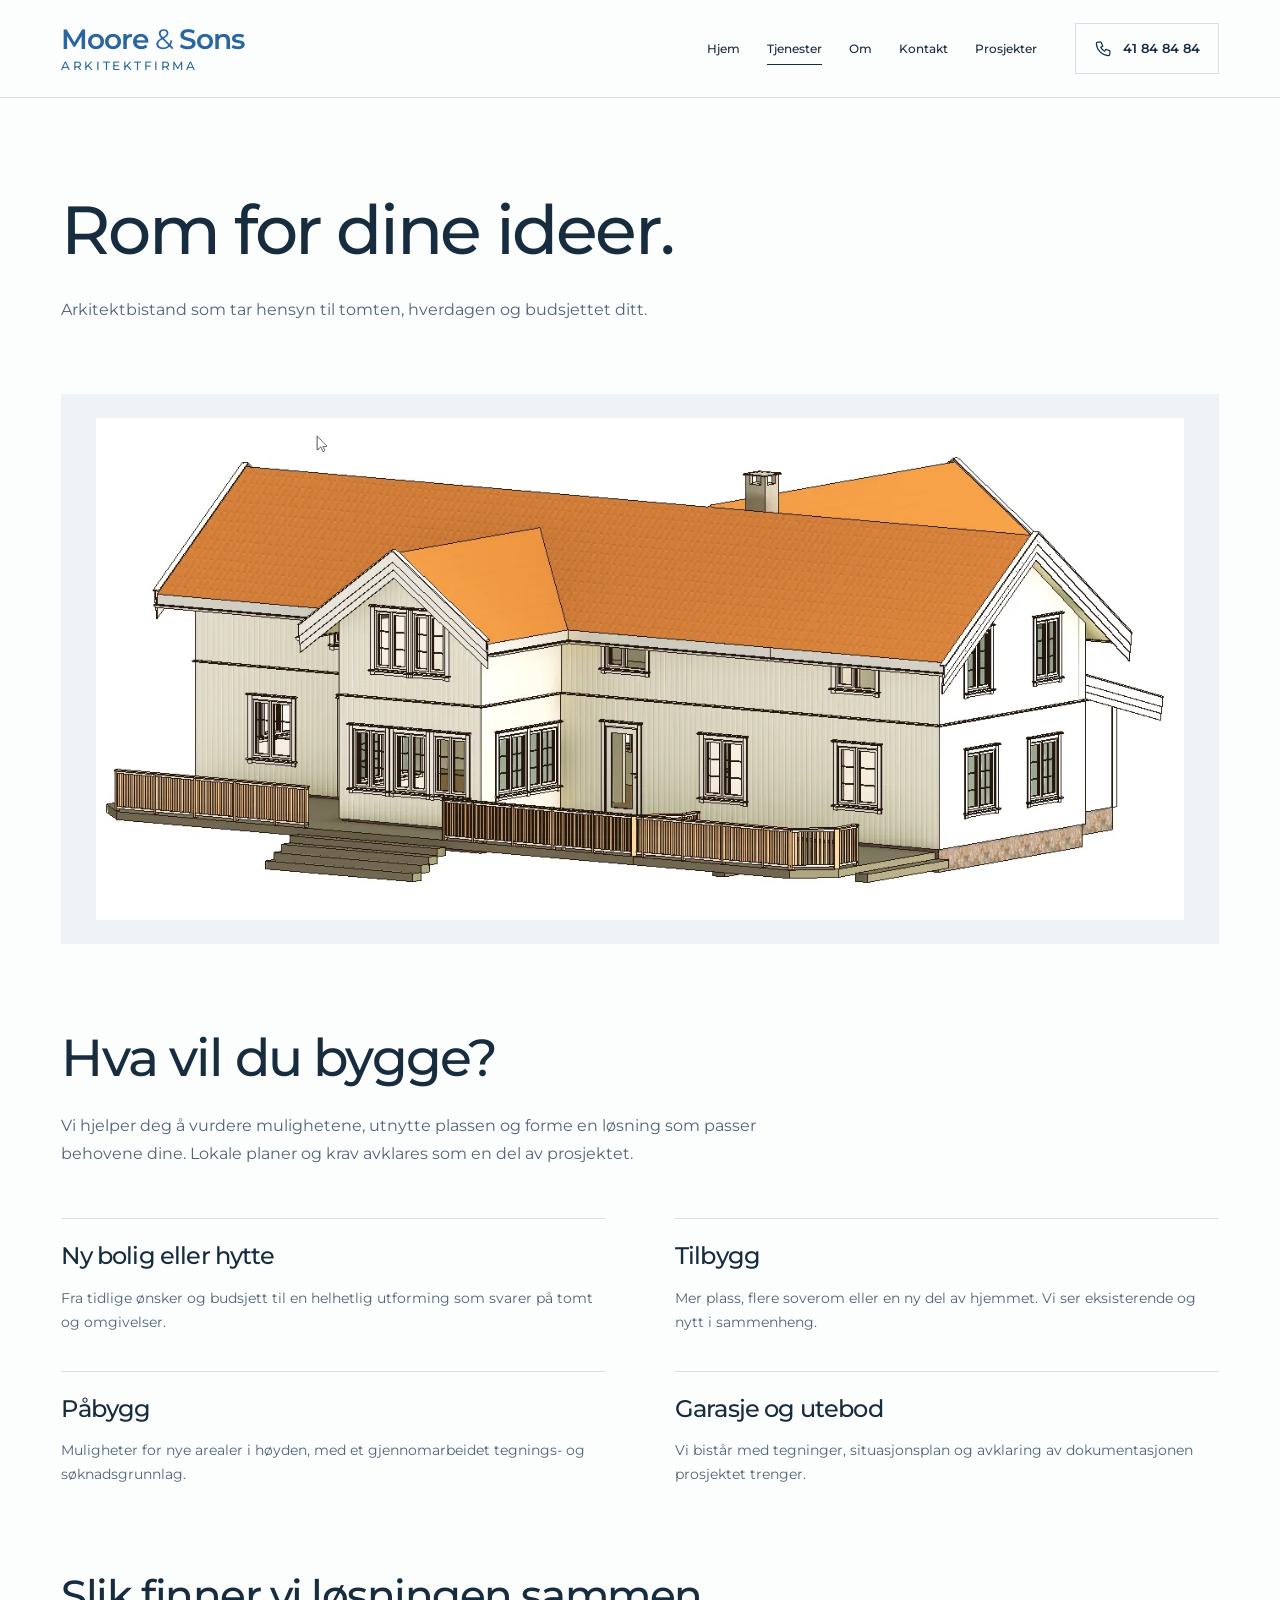
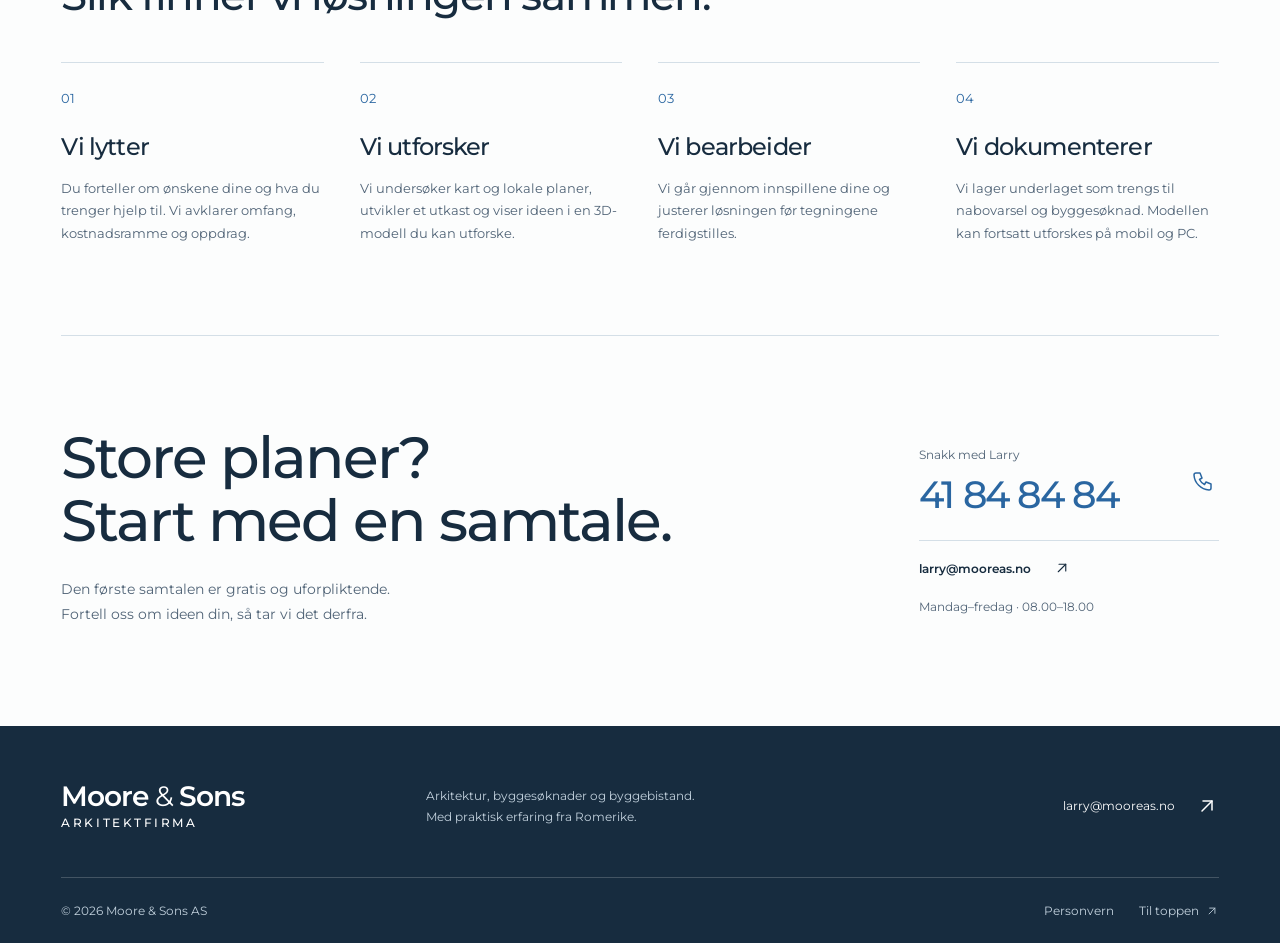
<file: services/arkitekt/index.html>
<!DOCTYPE html>
<html lang="nb"><head><meta charset="utf-8"><meta name="viewport" content="width=device-width,initial-scale=1"><title>Arkitekt og byggesøknad | Moore & Sons</title><meta name="description" content="Fra de første skissene til 3D-modell og byggesøknad. Arkitektbistand for boliger, hytter, tilbygg, påbygg og garasjer."><meta name="theme-color" content="#2a66a1"><meta property="og:title" content="Arkitekt og byggesøknad | Moore & Sons"><meta property="og:description" content="Fra de første skissene til 3D-modell og byggesøknad. Arkitektbistand for boliger, hytter, tilbygg, påbygg og garasjer."><meta property="og:type" content="website"><meta property="og:locale" content="nb_NO"><link rel="icon" type="image/svg+xml" href="../../favicon.svg"><link rel="preload" href="../../assets/fonts/montserrat-latin.woff2" as="font" type="font/woff2" crossorigin><link rel="stylesheet" href="../../styles.css"><script src="../../script.js" defer></script><script type="application/ld+json">{"@context":"https://schema.org","@type":"ProfessionalService","name":"Moore & Sons AS","description":"Fra de første skissene til 3D-modell og byggesøknad. Arkitektbistand for boliger, hytter, tilbygg, påbygg og garasjer.","telephone":"+4741848484","email":"larry@mooreas.no","areaServed":"Romerike","sameAs":"https://mooreas.no/","openingHours":["Mo-Fr 08:00-18:00"]}</script><link rel="stylesheet" href="../../refinements.css"></head><body id="top" class="inner-page"><a class="skip" href="#main">Hopp til innhold</a><header class="site-header "><div class="header-inner"><a class="brand" href="../../index.html" aria-label="Moore & Sons arkitektfirma, hjem"><span>Moore <i>&</i> Sons</span><small>arkitektfirma</small></a><nav aria-label="Hovedmeny"><a href="../../index.html" >Hjem</a><a href="../../services/index.html" aria-current="page">Tjenester</a><a href="../../about/index.html" >Om</a><a href="../../contact/index.html" >Kontakt</a><a href="../../prosjekter/index.html" >Prosjekter</a></nav><a class="header-phone" href="tel:+4741848484" aria-label="Ring oss på 41 84 84 84"><svg class="icon" aria-hidden="true" viewBox="0 0 24 24"><!--
tags: [call, telephone, contact, dial, mobile, handset, ring, support, hotline, phone]
category: Devices
version: "1.0"
unicode: "eb09"
-->

  <path d="M5 4h4l2 5l-2.5 1.5a11 11 0 0 0 5 5l1.5 -2.5l5 2v4a2 2 0 0 1 -2 2a16 16 0 0 1 -15 -15a2 2 0 0 1 2 -2" />

</svg><span>41 84 84 84</span></a><button class="menu-toggle" aria-expanded="false" aria-controls="mobile-menu"><span>Meny</span><span class="menu-lines" aria-hidden="true"></span></button></div></header><div class="mobile-menu" id="mobile-menu" hidden><nav aria-label="Mobilmeny"><a href="../../index.html">Hjem<svg class="icon" aria-hidden="true" viewBox="0 0 24 24"><!--
tags: [direction, northeast, diagonal, external-link, open-in-new, trend, pointer, navigation, arrow, right]
category: Arrows
version: "1.0"
unicode: "ea24"
-->

  <path d="M17 7l-10 10" />
  <path d="M8 7l9 0l0 9" />

</svg></a><a href="../../services/index.html">Tjenester<svg class="icon" aria-hidden="true" viewBox="0 0 24 24"><!--
tags: [direction, northeast, diagonal, external-link, open-in-new, trend, pointer, navigation, arrow, right]
category: Arrows
version: "1.0"
unicode: "ea24"
-->

  <path d="M17 7l-10 10" />
  <path d="M8 7l9 0l0 9" />

</svg></a><a href="../../about/index.html">Om<svg class="icon" aria-hidden="true" viewBox="0 0 24 24"><!--
tags: [direction, northeast, diagonal, external-link, open-in-new, trend, pointer, navigation, arrow, right]
category: Arrows
version: "1.0"
unicode: "ea24"
-->

  <path d="M17 7l-10 10" />
  <path d="M8 7l9 0l0 9" />

</svg></a><a href="../../contact/index.html">Kontakt<svg class="icon" aria-hidden="true" viewBox="0 0 24 24"><!--
tags: [direction, northeast, diagonal, external-link, open-in-new, trend, pointer, navigation, arrow, right]
category: Arrows
version: "1.0"
unicode: "ea24"
-->

  <path d="M17 7l-10 10" />
  <path d="M8 7l9 0l0 9" />

</svg></a><a href="../../prosjekter/index.html">Prosjekter<svg class="icon" aria-hidden="true" viewBox="0 0 24 24"><!--
tags: [direction, northeast, diagonal, external-link, open-in-new, trend, pointer, navigation, arrow, right]
category: Arrows
version: "1.0"
unicode: "ea24"
-->

  <path d="M17 7l-10 10" />
  <path d="M8 7l9 0l0 9" />

</svg></a></nav><a href="tel:+4741848484">41 84 84 84</a><a href="mailto:larry@mooreas.no">larry@mooreas.no</a></div><main id="main"><section class="page-heading wrap"><h1>Rom for dine ideer.</h1><p>Arkitektbistand som tar hensyn til tomten, hverdagen og budsjettet ditt.</p></section><div class="wide-visual wrap"><img class="" src="../../assets/img/eidsvoll-sor-1287.webp" srcset="../../assets/img/eidsvoll-sor-480.webp 480w,../../assets/img/eidsvoll-sor-960.webp 960w,../../assets/img/eidsvoll-sor-1287.webp 1287w" sizes="100vw" width="1287" height="594" alt="3D-modell av en bolig tegnet av Moore &amp; Sons" fetchpriority="high" loading="eager" decoding="async"></div><section class="intro-text wrap"><h2>Hva vil du bygge?</h2><p>Vi hjelper deg å vurdere mulighetene, utnytte plassen og forme en løsning som passer behovene dine. Lokale planer og krav avklares som en del av prosjektet.</p><div class="type-grid"><article><h3>Ny bolig eller hytte</h3><p>Fra tidlige ønsker og budsjett til en helhetlig utforming som svarer på tomt og omgivelser.</p></article><article><h3>Tilbygg</h3><p>Mer plass, flere soverom eller en ny del av hjemmet. Vi ser eksisterende og nytt i sammenheng.</p></article><article><h3>Påbygg</h3><p>Muligheter for nye arealer i høyden, med et gjennomarbeidet tegnings- og søknadsgrunnlag.</p></article><article><h3>Garasje og utebod</h3><p>Vi bistår med tegninger, situasjonsplan og avklaring av dokumentasjonen prosjektet trenger.</p></article></div></section><section class="process wrap"><h2>Slik finner vi løsningen sammen.</h2><ol><li><h3>Vi lytter</h3><p>Du forteller om ønskene dine og hva du trenger hjelp til. Vi avklarer omfang, kostnadsramme og oppdrag.</p></li><li><h3>Vi utforsker</h3><p>Vi undersøker kart og lokale planer, utvikler et utkast og viser ideen i en 3D-modell du kan utforske.</p></li><li><h3>Vi bearbeider</h3><p>Vi går gjennom innspillene dine og justerer løsningen før tegningene ferdigstilles.</p></li><li><h3>Vi dokumenterer</h3><p>Vi lager underlaget som trengs til nabovarsel og byggesøknad. Modellen kan fortsatt utforskes på mobil og PC.</p></li></ol></section><section class="contact-band wrap"><div><h2>Store planer?<br> Start med en samtale.</h2><p>Den første samtalen er gratis og uforpliktende.<br> Fortell oss om ideen din, så tar vi det derfra.</p></div><div class="contact-actions"><a class="contact-direct" href="tel:+4741848484"><span>Snakk med Larry</span><strong>41 84 84 84</strong><svg class="icon" aria-hidden="true" viewBox="0 0 24 24"><!--
tags: [call, telephone, contact, dial, mobile, handset, ring, support, hotline, phone]
category: Devices
version: "1.0"
unicode: "eb09"
-->

  <path d="M5 4h4l2 5l-2.5 1.5a11 11 0 0 0 5 5l1.5 -2.5l5 2v4a2 2 0 0 1 -2 2a16 16 0 0 1 -15 -15a2 2 0 0 1 2 -2" />

</svg></a><a class="text-link" href="mailto:larry@mooreas.no">larry@mooreas.no <svg class="icon" aria-hidden="true" viewBox="0 0 24 24"><!--
tags: [direction, northeast, diagonal, external-link, open-in-new, trend, pointer, navigation, arrow, right]
category: Arrows
version: "1.0"
unicode: "ea24"
-->

  <path d="M17 7l-10 10" />
  <path d="M8 7l9 0l0 9" />

</svg></a><span class="contact-time">Mandag–fredag · 08.00–18.00</span></div></section></main><footer class="footer"><div class="wrap footer-top"><a class="brand" href="../../index.html" aria-label="Moore & Sons arkitektfirma, hjem"><span>Moore <i>&</i> Sons</span><small>arkitektfirma</small></a><p>Arkitektur, byggesøknader og byggebistand.<br> Med praktisk erfaring fra Romerike.</p><a href="mailto:larry@mooreas.no">larry@mooreas.no <svg class="icon" aria-hidden="true" viewBox="0 0 24 24"><!--
tags: [direction, northeast, diagonal, external-link, open-in-new, trend, pointer, navigation, arrow, right]
category: Arrows
version: "1.0"
unicode: "ea24"
-->

  <path d="M17 7l-10 10" />
  <path d="M8 7l9 0l0 9" />

</svg></a></div><div class="wrap footer-bottom"><span>© 2026 Moore & Sons AS</span><div><a href="../../personvern/index.html">Personvern</a><a href="#top">Til toppen <svg class="icon" aria-hidden="true" viewBox="0 0 24 24"><!--
tags: [direction, northeast, diagonal, external-link, open-in-new, trend, pointer, navigation, arrow, right]
category: Arrows
version: "1.0"
unicode: "ea24"
-->

  <path d="M17 7l-10 10" />
  <path d="M8 7l9 0l0 9" />

</svg></a></div></div></footer><dialog class="lightbox" aria-label="Prosjektbilde"><button class="lightbox-close" aria-label="Lukk bildet">Lukk <svg class="icon" aria-hidden="true" viewBox="0 0 24 24"><!--
category: System
tags: [close, cancel, remove, delete, dismiss, exit, clear, cross, times, multiply, x]
version: "1.0"
unicode: "eb55"
-->

  <path d="M18 6l-12 12" />
  <path d="M6 6l12 12" />

</svg></button><figure><figcaption></figcaption></figure></dialog></body></html>
</file>
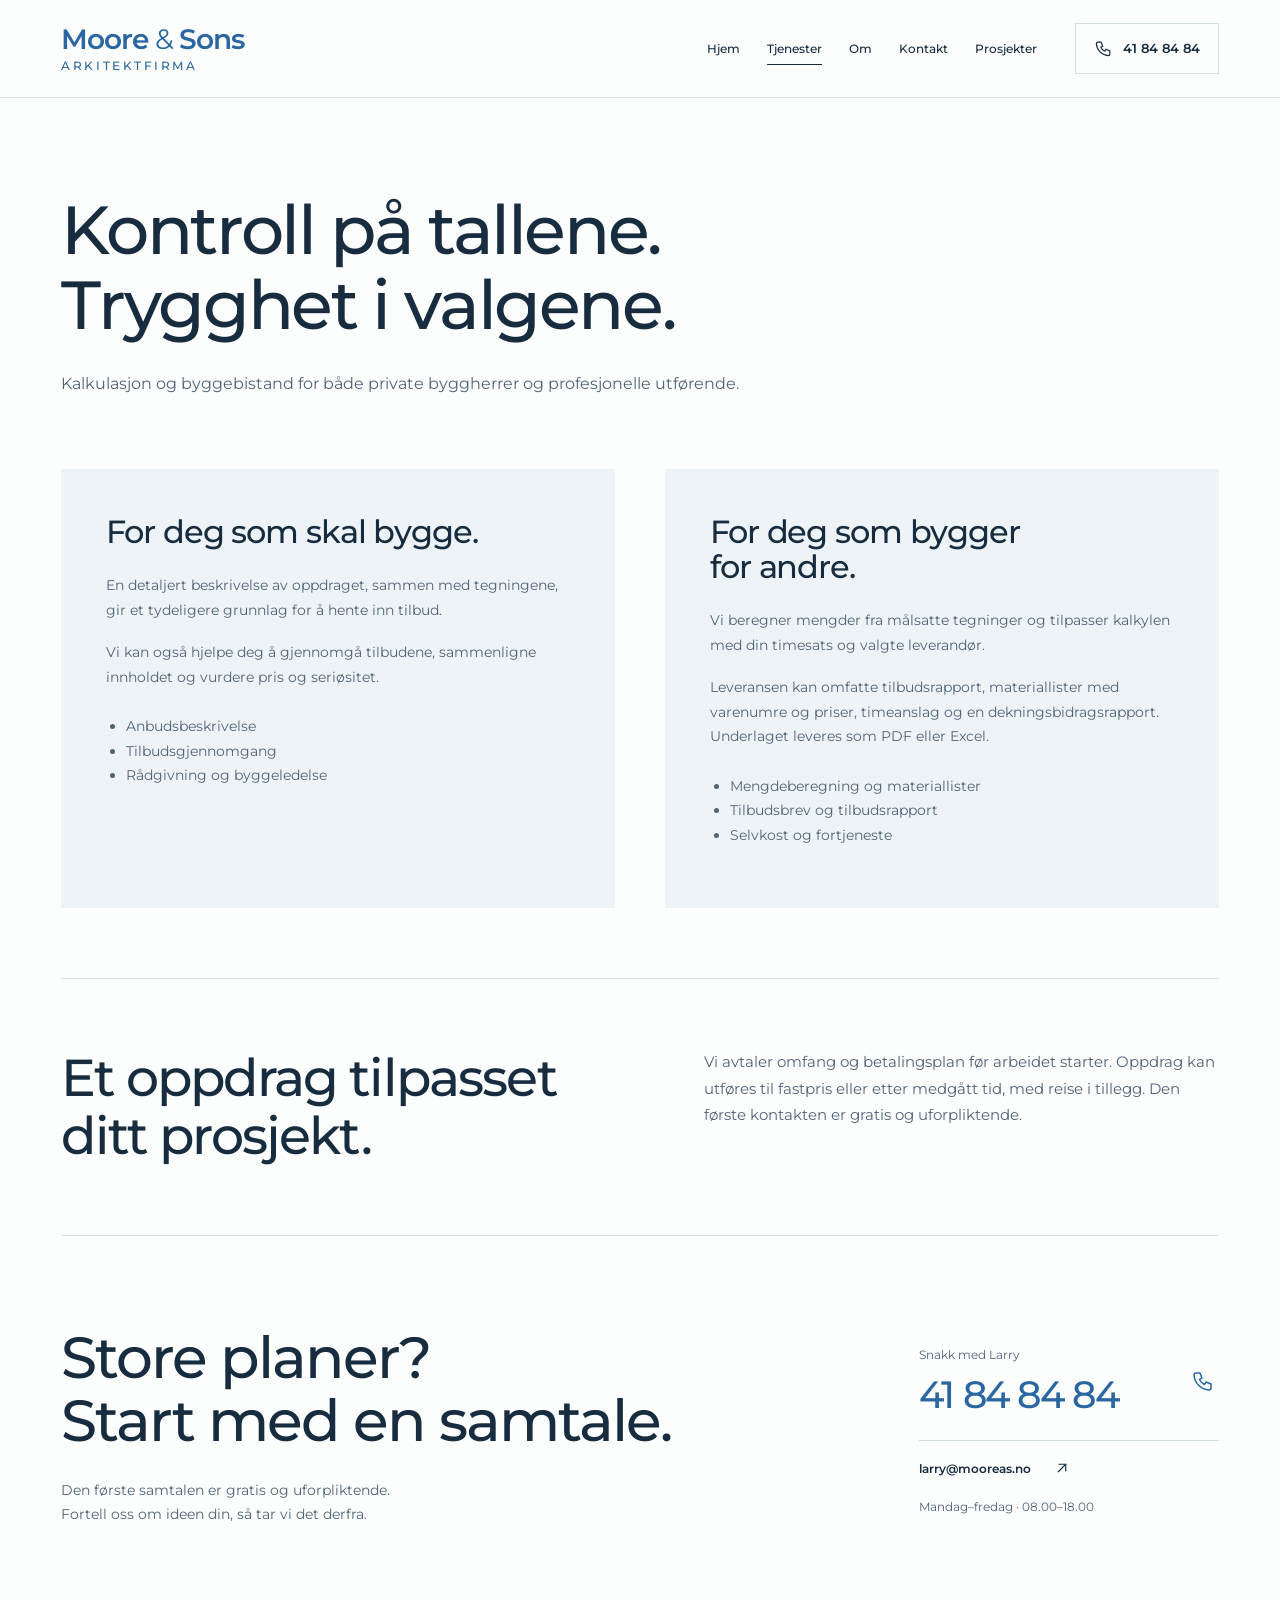
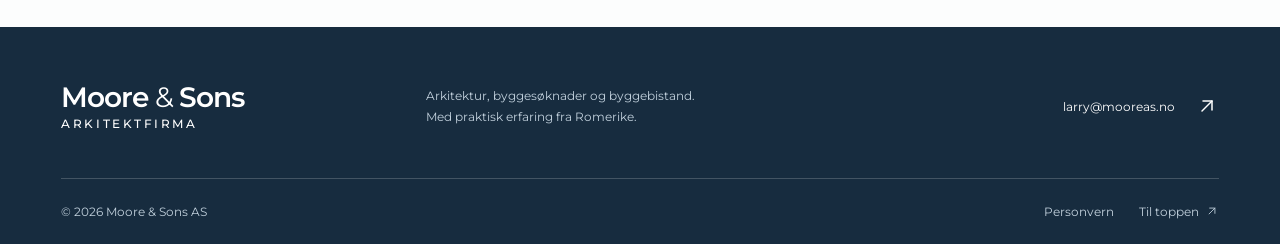
<file: services/byggebistand/index.html>
<!DOCTYPE html>
<html lang="nb"><head><meta charset="utf-8"><meta name="viewport" content="width=device-width,initial-scale=1"><title>Kalkulasjon og byggebistand | Moore & Sons</title><meta name="description" content="Beskrivelser, budsjetter, mengdeberegning og tilbudsunderlag for private og profesjonelle. Moore &amp; Sons gir oversikt i byggeprosjektet."><meta name="theme-color" content="#2a66a1"><meta property="og:title" content="Kalkulasjon og byggebistand | Moore & Sons"><meta property="og:description" content="Beskrivelser, budsjetter, mengdeberegning og tilbudsunderlag for private og profesjonelle. Moore &amp; Sons gir oversikt i byggeprosjektet."><meta property="og:type" content="website"><meta property="og:locale" content="nb_NO"><link rel="icon" type="image/svg+xml" href="../../favicon.svg"><link rel="preload" href="../../assets/fonts/montserrat-latin.woff2" as="font" type="font/woff2" crossorigin><link rel="stylesheet" href="../../styles.css"><script src="../../script.js" defer></script><script type="application/ld+json">{"@context":"https://schema.org","@type":"ProfessionalService","name":"Moore & Sons AS","description":"Beskrivelser, budsjetter, mengdeberegning og tilbudsunderlag for private og profesjonelle. Moore & Sons gir oversikt i byggeprosjektet.","telephone":"+4741848484","email":"larry@mooreas.no","areaServed":"Romerike","sameAs":"https://mooreas.no/","openingHours":["Mo-Fr 08:00-18:00"]}</script><link rel="stylesheet" href="../../refinements.css"></head><body id="top" class="inner-page"><a class="skip" href="#main">Hopp til innhold</a><header class="site-header "><div class="header-inner"><a class="brand" href="../../index.html" aria-label="Moore & Sons arkitektfirma, hjem"><span>Moore <i>&</i> Sons</span><small>arkitektfirma</small></a><nav aria-label="Hovedmeny"><a href="../../index.html" >Hjem</a><a href="../../services/index.html" aria-current="page">Tjenester</a><a href="../../about/index.html" >Om</a><a href="../../contact/index.html" >Kontakt</a><a href="../../prosjekter/index.html" >Prosjekter</a></nav><a class="header-phone" href="tel:+4741848484" aria-label="Ring oss på 41 84 84 84"><svg class="icon" aria-hidden="true" viewBox="0 0 24 24"><!--
tags: [call, telephone, contact, dial, mobile, handset, ring, support, hotline, phone]
category: Devices
version: "1.0"
unicode: "eb09"
-->

  <path d="M5 4h4l2 5l-2.5 1.5a11 11 0 0 0 5 5l1.5 -2.5l5 2v4a2 2 0 0 1 -2 2a16 16 0 0 1 -15 -15a2 2 0 0 1 2 -2" />

</svg><span>41 84 84 84</span></a><button class="menu-toggle" aria-expanded="false" aria-controls="mobile-menu"><span>Meny</span><span class="menu-lines" aria-hidden="true"></span></button></div></header><div class="mobile-menu" id="mobile-menu" hidden><nav aria-label="Mobilmeny"><a href="../../index.html">Hjem<svg class="icon" aria-hidden="true" viewBox="0 0 24 24"><!--
tags: [direction, northeast, diagonal, external-link, open-in-new, trend, pointer, navigation, arrow, right]
category: Arrows
version: "1.0"
unicode: "ea24"
-->

  <path d="M17 7l-10 10" />
  <path d="M8 7l9 0l0 9" />

</svg></a><a href="../../services/index.html">Tjenester<svg class="icon" aria-hidden="true" viewBox="0 0 24 24"><!--
tags: [direction, northeast, diagonal, external-link, open-in-new, trend, pointer, navigation, arrow, right]
category: Arrows
version: "1.0"
unicode: "ea24"
-->

  <path d="M17 7l-10 10" />
  <path d="M8 7l9 0l0 9" />

</svg></a><a href="../../about/index.html">Om<svg class="icon" aria-hidden="true" viewBox="0 0 24 24"><!--
tags: [direction, northeast, diagonal, external-link, open-in-new, trend, pointer, navigation, arrow, right]
category: Arrows
version: "1.0"
unicode: "ea24"
-->

  <path d="M17 7l-10 10" />
  <path d="M8 7l9 0l0 9" />

</svg></a><a href="../../contact/index.html">Kontakt<svg class="icon" aria-hidden="true" viewBox="0 0 24 24"><!--
tags: [direction, northeast, diagonal, external-link, open-in-new, trend, pointer, navigation, arrow, right]
category: Arrows
version: "1.0"
unicode: "ea24"
-->

  <path d="M17 7l-10 10" />
  <path d="M8 7l9 0l0 9" />

</svg></a><a href="../../prosjekter/index.html">Prosjekter<svg class="icon" aria-hidden="true" viewBox="0 0 24 24"><!--
tags: [direction, northeast, diagonal, external-link, open-in-new, trend, pointer, navigation, arrow, right]
category: Arrows
version: "1.0"
unicode: "ea24"
-->

  <path d="M17 7l-10 10" />
  <path d="M8 7l9 0l0 9" />

</svg></a></nav><a href="tel:+4741848484">41 84 84 84</a><a href="mailto:larry@mooreas.no">larry@mooreas.no</a></div><main id="main"><section class="page-heading wrap"><h1>Kontroll på tallene.<br> Trygghet i valgene.</h1><p>Kalkulasjon og byggebistand for både private byggherrer og profesjonelle utførende.</p></section><section class="audiences wrap"><article><h2>For deg som skal bygge.</h2><p>En detaljert beskrivelse av oppdraget, sammen med tegningene, gir et tydeligere grunnlag for å hente inn tilbud.</p><p>Vi kan også hjelpe deg å gjennomgå tilbudene, sammenligne innholdet og vurdere pris og seriøsitet.</p><ul><li>Anbudsbeskrivelse</li><li>Tilbudsgjennomgang</li><li>Rådgivning og byggeledelse</li></ul></article><article><h2>For deg som bygger<br> for andre.</h2><p>Vi beregner mengder fra målsatte tegninger og tilpasser kalkylen med din timesats og valgte leverandør.</p><p>Leveransen kan omfatte tilbudsrapport, materiallister med varenumre og priser, timeanslag og en dekningsbidragsrapport. Underlaget leveres som PDF eller Excel.</p><ul><li>Mengdeberegning og materiallister</li><li>Tilbudsbrev og tilbudsrapport</li><li>Selvkost og fortjeneste</li></ul></article></section><section class="pricing-note wrap"><h2>Et oppdrag tilpasset<br> ditt prosjekt.</h2><p>Vi avtaler omfang og betalingsplan før arbeidet starter. Oppdrag kan utføres til fastpris eller etter medgått tid, med reise i tillegg. Den første kontakten er gratis og uforpliktende.</p></section><section class="contact-band wrap"><div><h2>Store planer?<br> Start med en samtale.</h2><p>Den første samtalen er gratis og uforpliktende.<br> Fortell oss om ideen din, så tar vi det derfra.</p></div><div class="contact-actions"><a class="contact-direct" href="tel:+4741848484"><span>Snakk med Larry</span><strong>41 84 84 84</strong><svg class="icon" aria-hidden="true" viewBox="0 0 24 24"><!--
tags: [call, telephone, contact, dial, mobile, handset, ring, support, hotline, phone]
category: Devices
version: "1.0"
unicode: "eb09"
-->

  <path d="M5 4h4l2 5l-2.5 1.5a11 11 0 0 0 5 5l1.5 -2.5l5 2v4a2 2 0 0 1 -2 2a16 16 0 0 1 -15 -15a2 2 0 0 1 2 -2" />

</svg></a><a class="text-link" href="mailto:larry@mooreas.no">larry@mooreas.no <svg class="icon" aria-hidden="true" viewBox="0 0 24 24"><!--
tags: [direction, northeast, diagonal, external-link, open-in-new, trend, pointer, navigation, arrow, right]
category: Arrows
version: "1.0"
unicode: "ea24"
-->

  <path d="M17 7l-10 10" />
  <path d="M8 7l9 0l0 9" />

</svg></a><span class="contact-time">Mandag–fredag · 08.00–18.00</span></div></section></main><footer class="footer"><div class="wrap footer-top"><a class="brand" href="../../index.html" aria-label="Moore & Sons arkitektfirma, hjem"><span>Moore <i>&</i> Sons</span><small>arkitektfirma</small></a><p>Arkitektur, byggesøknader og byggebistand.<br> Med praktisk erfaring fra Romerike.</p><a href="mailto:larry@mooreas.no">larry@mooreas.no <svg class="icon" aria-hidden="true" viewBox="0 0 24 24"><!--
tags: [direction, northeast, diagonal, external-link, open-in-new, trend, pointer, navigation, arrow, right]
category: Arrows
version: "1.0"
unicode: "ea24"
-->

  <path d="M17 7l-10 10" />
  <path d="M8 7l9 0l0 9" />

</svg></a></div><div class="wrap footer-bottom"><span>© 2026 Moore & Sons AS</span><div><a href="../../personvern/index.html">Personvern</a><a href="#top">Til toppen <svg class="icon" aria-hidden="true" viewBox="0 0 24 24"><!--
tags: [direction, northeast, diagonal, external-link, open-in-new, trend, pointer, navigation, arrow, right]
category: Arrows
version: "1.0"
unicode: "ea24"
-->

  <path d="M17 7l-10 10" />
  <path d="M8 7l9 0l0 9" />

</svg></a></div></div></footer><dialog class="lightbox" aria-label="Prosjektbilde"><button class="lightbox-close" aria-label="Lukk bildet">Lukk <svg class="icon" aria-hidden="true" viewBox="0 0 24 24"><!--
category: System
tags: [close, cancel, remove, delete, dismiss, exit, clear, cross, times, multiply, x]
version: "1.0"
unicode: "eb55"
-->

  <path d="M18 6l-12 12" />
  <path d="M6 6l12 12" />

</svg></button><figure><figcaption></figcaption></figure></dialog></body></html>
</file>
<file: styles.css>
@font-face{font-family:Montserrat;src:url('assets/fonts/montserrat-latin.woff2') format('woff2');font-style:normal;font-weight:400 700;font-display:swap}
:root{--paper:#fcfdfd;--soft:#eef3f7;--ink:#172c3f;--muted:#516477;--blue:#2a66a1;--blue-deep:#204e7b;--line:#d4dfe7;--white:#fff;--space:clamp(24px,5vw,88px);--header:80px;--ease:cubic-bezier(.2,.8,.2,1);color-scheme:light}
*{box-sizing:border-box}html{scroll-behavior:smooth;scroll-padding-top:100px}body{margin:0;background:var(--paper);color:var(--ink);font-family:Montserrat,Arial,sans-serif;font-size:16px;line-height:1.7;-webkit-font-smoothing:antialiased}body.menu-open{overflow:hidden}::selection{background:var(--blue);color:var(--white)}a{color:inherit;text-decoration:none;text-underline-offset:5px}button{font:inherit;cursor:pointer}a,button{-webkit-tap-highlight-color:transparent}button,a,input{touch-action:manipulation}a:focus-visible,button:focus-visible{outline:3px solid var(--blue);outline-offset:6px}button{color:inherit}img{max-width:100%;height:auto;display:block}p,h1,h2,h3,figure{margin:0}h1,h2,h3{font-weight:500;line-height:1.1;letter-spacing:-.035em;text-wrap:balance}h1{font-size:clamp(42px,5.65vw,84px)}h2{font-size:clamp(34px,4.1vw,60px)}h3{font-size:24px}p{max-width:65ch}p+p{margin-top:18px}.wrap{width:calc(100% - var(--space)*2);max-width:1440px;margin-inline:auto}.icon{width:24px;height:24px;flex:0 0 24px;fill:none;stroke:currentColor;stroke-width:1.5;stroke-linecap:round;stroke-linejoin:round}.icon svg{display:contents}.skip{position:fixed;z-index:10;top:8px;left:8px;padding:10px 20px;background:var(--blue);color:white;transform:translateY(-180%)}.skip:focus{transform:none}.site-header{position:relative;z-index:5;height:var(--header);border-bottom:1px solid var(--line);background:var(--paper)}.site-header.on-hero{position:absolute;inset:0 0 auto;background:rgba(13,32,45,.68);color:var(--white);border-color:#ffffff30}.header-inner{margin:auto;width:calc(100% - var(--space)*2);height:100%;display:flex;align-items:center;gap:38px}.brand{display:flex;flex-direction:column;line-height:1;flex-shrink:0;color:var(--blue);width:max-content}.brand>span{font-size:26px;letter-spacing:-.06em;font-weight:600}.brand i{font-style:normal;font-weight:400}.brand small{margin-top:7px;letter-spacing:.21em;text-transform:uppercase;font-size:12px;font-weight:500}.on-hero .brand{color:inherit}.site-header nav{display:flex;gap:30px;margin-left:auto;font-size:13px;font-weight:500}.site-header nav a{position:relative;padding:16px 0}.site-header nav a:after{content:'';position:absolute;bottom:10px;left:0;right:100%;height:1px;background:currentColor;transition:right .22s var(--ease)}.site-header nav a:hover:after,.site-header nav a[aria-current]:after{right:0}.header-phone{display:flex;align-items:center;gap:10px;border-left:1px solid var(--line);padding-left:28px;font-size:13px;font-weight:600;white-space:nowrap}.on-hero .header-phone{border-color:#ffffff40}.header-phone .icon{width:19px;height:19px;flex-basis:19px}.menu-toggle{display:none}.mobile-menu{display:none}.hero{min-height:100svh;min-height:100dvh;position:relative;isolation:isolate;display:flex;align-items:center;padding-block:var(--header) 30px;background:#25465e;color:var(--white)}.hero-image,.hero-shade{position:absolute;inset:0;width:100%;height:100%;z-index:-2;object-fit:cover;object-position:50% 49%}.hero-shade{z-index:-1;background:linear-gradient(90deg,rgba(13,32,45,.81) 0%,rgba(13,32,45,.57) 43%,rgba(13,32,45,.08) 100%)}.hero-content{padding-block:50px}.hero h1{max-width:950px;font-weight:500}.hero-content>p{font-size:17px;line-height:1.8;max-width:480px;margin-top:32px;color:#eef4f8}.hero-actions{display:flex;align-items:center;gap:32px;margin-top:38px}.button{display:inline-flex;gap:28px;align-items:center;justify-content:space-between;min-height:58px;padding:18px 24px;background:var(--blue);color:white;font-size:13px;font-weight:600;white-space:nowrap;transition:background .2s,transform .2s}.button:hover{background:var(--blue-deep)}.button:active{transform:translateY(1px)}.button .icon{width:20px;height:20px;flex-basis:20px}.hero .button{background:var(--white);color:var(--blue-deep)}.hero .button:hover{background:#e7f0f7}.hero-link,.text-link{display:inline-flex;align-items:center;gap:22px;font-size:13px;font-weight:600;padding-block:13px}.hero-link:hover,.text-link:hover{text-decoration:underline}.hero a:focus-visible{outline-color:var(--white)}.credential-bar{display:grid;grid-template-columns:1fr 1fr 1.1fr;align-items:center;gap:36px;padding-block:29px;border-bottom:1px solid var(--line);font-size:13px}.credential-bar>span{max-width:260px}.credential-bar>div{display:flex;gap:18px;align-items:center;justify-content:flex-end}.credential-bar img{width:53px;height:50px;object-fit:contain;mix-blend-mode:multiply}.services-section{padding-block:110px 96px}.services-section h2{margin-bottom:50px}.service-list{border-top:1px solid var(--line)}.service-list>a{display:grid;grid-template-columns:1fr 1fr 40px;align-items:center;gap:40px;padding:34px 0;border-bottom:1px solid var(--line);transition:color .2s}.service-title{font-size:clamp(26px,2.3vw,36px);line-height:1.25;letter-spacing:-.025em}.service-list p{font-size:14px;color:var(--muted);max-width:410px}.service-list>a:hover{color:var(--blue)}.service-list .icon{justify-self:end;transition:transform .2s}.service-list>a:hover .icon{transform:translate(3px,-3px)}.projects-section{padding-bottom:110px}.section-heading{display:flex;justify-content:space-between;align-items:flex-end;gap:30px;margin-bottom:42px}.project-grid{display:grid;grid-template-columns:1fr 1fr;gap:48px 24px}.project-image{position:relative;overflow:hidden;aspect-ratio:1.6;background:var(--soft);display:grid;place-items:center;padding:15px}.project-image>img{width:100%;height:100%;object-fit:contain;transition:transform .5s var(--ease)}.project-card:hover .project-image>img{transform:scale(1.025)}.image-action{position:absolute;right:16px;bottom:16px;background:var(--paper);padding:10px 15px;display:flex;align-items:center;gap:20px;font-size:12px;transform:translateY(70px);transition:transform .3s var(--ease)}.project-card:hover .image-action,.project-card:focus-visible .image-action{transform:none}.image-action .icon{width:17px;height:17px;flex-basis:17px}.project-caption{margin-top:20px;display:flex;align-items:center;justify-content:space-between;gap:16px}.project-caption h3{font-size:22px;letter-spacing:-.025em}.project-card>p{color:var(--muted);margin-top:7px;font-size:12px}.about-section{background:var(--soft);padding-block:100px}.about-layout{display:grid;grid-template-columns:1fr 1.25fr;gap:clamp(50px,10vw,160px);align-items:center}.portrait-block img{width:100%;max-width:360px;aspect-ratio:.8;object-fit:cover;object-position:center top}.portrait-block p{margin-top:18px;font-size:13px;font-weight:600}.portrait-block p span{font-size:12px;font-weight:400;color:var(--muted)}.about-copy h2{margin-bottom:30px}.about-copy>p{color:var(--muted);font-size:15px;max-width:470px}.about-copy .text-link{margin-top:25px}.reviews{padding-block:110px 90px}.reviews h2{margin-bottom:56px}.quotes{display:grid;grid-template-columns:repeat(3,1fr);gap:48px}.quotes figure{display:flex;flex-direction:column;justify-content:space-between;gap:28px;border-top:1px solid var(--blue);padding-top:24px}.quotes blockquote{margin:0;font-size:20px;line-height:1.65;letter-spacing:-.02em}.quotes figcaption{font-size:12px;display:flex;flex-direction:column;gap:2px}.quotes figcaption span{color:var(--muted)}.source-note{margin-top:36px;font-size:12px;color:var(--muted)}.source-note a{text-decoration:underline}.contact-band{border-top:1px solid var(--line);padding-block:85px 100px;display:grid;grid-template-columns:1.3fr 1fr;align-items:center;gap:50px}.contact-band p{margin-top:25px;color:var(--muted);font-size:14px}.contact-actions{justify-self:end;display:flex;align-items:flex-start;flex-direction:column;gap:10px}.contact-actions>.text-link{font-size:12px}.contact-actions>.text-link .icon{width:18px;height:18px;flex-basis:18px}.footer{background:var(--soft);padding-top:48px}.footer-top{display:grid;grid-template-columns:1fr 1.3fr 1fr;align-items:center;gap:36px;padding-bottom:48px}.footer-top>p{font-size:12px;color:var(--muted)}.footer-top>a:last-child{display:flex;gap:20px;justify-self:end;font-size:12px;align-items:center}.footer-bottom{display:flex;justify-content:space-between;border-top:1px solid var(--line);padding-block:22px;font-size:12px;color:var(--muted)}.footer-bottom>div{display:flex;gap:25px}.footer-bottom a{display:flex;align-items:center;gap:6px}.footer-bottom .icon{width:14px;height:14px;flex-basis:14px}.page-heading{padding-block:84px 64px}.page-heading h1{font-size:clamp(40px,5vw,76px);max-width:1100px}.page-heading p{margin-top:28px;font-size:17px;color:var(--muted);max-width:710px}.breadcrumb{display:flex;flex-wrap:wrap;gap:12px;font-size:12px;padding-top:35px;color:var(--muted)}.breadcrumb+.page-heading{padding-top:44px}.breadcrumb a:hover{text-decoration:underline}.projects-index{padding-bottom:90px}.projects-index .project-card:last-child{grid-column:1 / -1;width:calc(50% - 12px)}.project-cover{margin-bottom:65px}.project-cover img{width:100%;max-height:75vh;object-fit:contain;background:var(--soft)}.project-cover figcaption{font-size:12px;margin-top:12px;color:var(--muted)}.project-story{display:grid;grid-template-columns:1.5fr 1fr;gap:10vw;margin-bottom:90px}.project-story h2{font-size:36px;margin-bottom:24px}.project-story p{font-size:15px;color:var(--muted)}.project-story dl{margin:0}.project-story dl>div{border-top:1px solid var(--line);padding-block:15px}.project-story dt{font-size:12px;color:var(--muted);margin-bottom:4px}.project-story dd{margin:0;font-size:15px}.gallery-section{padding-block:20px 40px}.gallery-section h2{margin-bottom:40px}.project-gallery{display:grid;grid-template-columns:1fr 1fr;gap:36px 24px;align-items:start}.project-gallery figure:first-child{grid-column:1/-1}.project-gallery img{width:100%;height:auto;background:var(--soft)}.gallery-link{display:block;position:relative}.gallery-link>span{position:absolute;right:12px;bottom:12px;background:var(--paper);padding:8px 12px;display:flex;align-items:center;gap:14px;font-size:12px}.gallery-link .icon{width:16px;height:16px;flex-basis:16px}.project-gallery figcaption{font-size:12px;color:var(--muted);margin-top:12px}.back-projects{padding-bottom:60px}.model-compare{margin-bottom:90px;padding:32px;background:var(--soft)}.model-compare h2{font-size:34px}.segmented{display:flex;border:1px solid var(--line);padding:4px;background:var(--paper)}.segmented button{background:transparent;border:0;padding:10px 18px;font-size:12px}.segmented .selected{background:var(--blue);color:white}.compare-stage{min-height:250px;aspect-ratio:2 / 1;display:grid;align-items:center}.compare-stage>div{height:100%;min-height:0}.compare-stage img{height:100%;width:100%;object-fit:contain}.model-compare>p{font-size:12px;color:var(--muted);margin-top:18px}.team-section{padding-bottom:90px}.team-grid{display:grid;grid-template-columns:repeat(3,1fr);gap:32px}.team-grid img{width:100%;aspect-ratio:4/5;object-fit:cover;object-position:50% 20%}.team-grid h3{font-size:22px;margin-top:24px}.team-grid p{font-size:13px;color:var(--muted);margin-top:16px}.team-grid .person-role{font-size:12px;color:var(--blue);margin-top:10px;font-weight:600}.about-philosophy,.energy{display:grid;grid-template-columns:1fr 1fr;gap:10vw;padding-block:70px;border-block:1px solid var(--line)}.about-philosophy p,.energy p{font-size:15px;color:var(--muted)}.about-philosophy img{width:85px;margin-top:30px;mix-blend-mode:multiply}.service-feature{display:grid;grid-template-columns:1.3fr 1fr;align-items:center;gap:70px;padding-block:90px}.service-feature>div:first-child{background:var(--soft);padding:20px}.service-feature h2{margin-bottom:24px}.service-feature p{font-size:14px;color:var(--muted)}.service-feature a{margin-top:22px}.wide-visual img{width:100%;max-height:550px;object-fit:contain;background:var(--soft)}.intro-text{padding-block:85px}.intro-text>p{margin-top:25px;color:var(--muted)}.type-grid{display:grid;grid-template-columns:1fr 1fr;gap:36px 70px;margin-top:50px}.type-grid article{border-top:1px solid var(--line);padding-top:24px}.type-grid p{font-size:14px;margin-top:16px;color:var(--muted)}.process{padding-bottom:90px}.process h2{margin-bottom:44px;max-width:800px}.process ol{list-style:none;counter-reset:step;display:grid;grid-template-columns:repeat(4,1fr);gap:30px;margin:0;padding:0}.process li{counter-increment:step;border-top:1px solid var(--line);padding-top:24px}.process li:before{content:counter(step,decimal-leading-zero);font-size:12px;color:var(--blue)}.process h3{font-size:23px;margin-block:16px}.process p{font-size:13px;color:var(--muted)}.audiences{display:grid;grid-template-columns:1fr 1fr;gap:50px;padding-bottom:70px}.audiences article{padding:38px;background:var(--soft)}.audiences h2{font-size:32px;margin-bottom:24px}.audiences p,.audiences li{font-size:14px;color:var(--muted)}.audiences ul{padding-left:20px;margin-top:25px}.pricing-note{border-top:1px solid var(--line);display:grid;grid-template-columns:1fr 1fr;gap:10vw;padding-block:70px}.pricing-note>p{color:var(--muted);font-size:15px}.contact-layout{display:grid;grid-template-columns:1.4fr .8fr;gap:12vw;padding-bottom:70px}.contact-option{position:relative;display:flex;flex-direction:column;gap:8px;padding:24px 45px 30px 0;border-bottom:1px solid var(--line)}.contact-option>span{font-size:12px;color:var(--muted)}.contact-option>strong{font-size:clamp(23px,2.6vw,38px);font-weight:500;letter-spacing:-.03em;overflow-wrap:anywhere}.contact-option>.icon{position:absolute;right:0;top:48px}.contact-option:hover{color:var(--blue)}.contact-hours{margin-top:35px}.contact-hours h2{font-size:25px;margin-bottom:12px}.contact-hours p{font-size:13px;color:var(--muted)}.contact-person img{width:100%;max-width:360px;aspect-ratio:4/5;object-fit:cover;object-position:top}.contact-person h2{font-size:22px;margin-top:22px}.contact-person p{font-size:12px;color:var(--muted);margin-top:8px}.prepare{padding-block:50px 90px;display:grid;grid-template-columns:1fr 1fr;gap:10vw}.prepare p{font-size:15px;color:var(--muted)}.legal{max-width:850px;padding-bottom:90px}.legal h2{font-size:28px;margin-block:40px 18px}.legal p{font-size:15px;color:var(--muted)}.legal a{text-decoration:underline}.lightbox{position:fixed;border:0;padding:72px 24px 24px;max-width:calc(100vw - 24px);width:min(1250px,100%);max-height:calc(100dvh - 24px);background:var(--paper);color:var(--ink);overflow:auto}.lightbox::backdrop{background:#101f2ee8}.lightbox figure{margin:0}.lightbox figure>img{width:100%;max-height:calc(100dvh - 180px);object-fit:contain}.lightbox figcaption{font-size:13px;text-align:center;margin-top:14px}.lightbox-close{position:absolute;right:24px;top:16px;display:flex;align-items:center;gap:18px;border:0;padding:8px 12px;background:var(--soft);font-size:13px}.lightbox-close span{font-size:24px;line-height:1}.lightbox-open{overflow:hidden}[hidden]{display:none!important}
@media(min-width:1600px){.hero-content{max-width:1440px}.hero-image{object-position:50% 45%}}
@media(max-width:1100px){.site-header nav{gap:20px}.header-inner{gap:24px}.header-phone{padding-left:20px}.header-phone>span{display:none}.about-layout{gap:60px}.quotes{gap:30px}.quotes blockquote{font-size:18px}.team-grid{gap:20px}.team-grid h3{font-size:19px}.service-feature{gap:40px}.audiences{gap:24px}.footer-top{grid-template-columns:1fr 1fr}.footer-top>p{display:none}}
@media(max-width:767px){:root{--space:22px;--header:78px}body{font-size:15px}h1{font-size:43px}h2{font-size:35px;letter-spacing:-.03em}.site-header nav{display:none}.header-inner{gap:18px}.brand>span{font-size:23px}.brand small{font-size:12px}.header-phone{margin-left:auto;border:0;padding:10px 0}.header-phone .icon{width:21px;height:21px;flex-basis:21px}.menu-toggle{display:flex;align-items:center;gap:10px;background:transparent;color:inherit;border:0;padding:12px 0 12px 8px;font-size:12px}.menu-lines{width:20px;height:12px;display:block;border-block:1px solid currentColor}.menu-open .site-header{background:var(--paper);color:var(--ink)}.menu-open .site-header .brand{color:var(--blue)}.mobile-menu:not([hidden]){display:flex;position:fixed;z-index:4;inset:var(--header) 0 0;background:var(--paper);padding:28px var(--space) 35px;flex-direction:column;overflow:auto}.mobile-menu nav{margin-bottom:30px}.mobile-menu nav a{display:flex;justify-content:space-between;align-items:center;font-size:29px;padding:13px 0;border-bottom:1px solid var(--line);letter-spacing:-.03em}.mobile-menu>a{font-size:14px;padding-block:10px}.hero{align-items:flex-end;padding-block:125px 76px;min-height:100svh}.hero-image{object-position:54% 50%}.hero-shade{background:linear-gradient(180deg,rgba(14,36,51,.62),rgba(14,36,51,.14) 30%,rgba(14,36,51,.76) 68%,rgba(14,36,51,.94))}.hero-content{padding-block:0}.hero h1{font-size:clamp(36px,9.5vw,58px);line-height:1.12;letter-spacing:-.035em}.hero-content>p{font-size:14px;max-width:330px;line-height:1.75;margin-top:23px}.desktop-break{display:none}.hero-actions{align-items:flex-start;flex-direction:column;gap:14px;margin-top:28px}.button{font-size:12px;min-height:54px;padding:16px 20px;gap:25px}.hero-link{font-size:12px;padding-block:8px}.credential-bar{grid-template-columns:1fr;gap:12px;padding-block:28px;font-size:12px}.credential-bar>span{max-width:none}.credential-bar>div{justify-content:flex-start;border-top:1px solid var(--line);padding-top:16px;margin-top:5px;gap:14px}.credential-bar img{width:39px;height:38px}.credential-bar br{display:none}.services-section{padding-block:64px 58px}.services-section h2{margin-bottom:32px}.service-list>a{grid-template-columns:1fr 26px;gap:18px;padding-block:25px}.service-list .service-title{font-size:25px}.service-list p{grid-column:1;grid-row:2;font-size:13px;max-width:340px}.service-list .icon{grid-column:2;grid-row:1}.projects-section{padding-bottom:60px}.section-heading{align-items:flex-start;flex-direction:column;gap:12px;margin-bottom:26px}.section-heading .text-link{padding-block:5px}.project-grid{grid-template-columns:1fr;gap:34px}.project-image{aspect-ratio:1.5;padding:8px}.project-caption{margin-top:15px}.project-caption h3{font-size:20px}.project-caption .icon{width:20px;height:20px;flex-basis:20px}.project-card>p{font-size:12px}.image-action{display:none}.about-section{padding-block:60px}.about-layout{grid-template-columns:1fr;gap:35px}.portrait-block img{max-width:290px}.portrait-block p{font-size:12px}.about-copy h2 br:nth-of-type(2){display:none}.about-copy h2{margin-bottom:23px}.about-copy>p{font-size:14px}.about-copy .text-link{margin-top:18px}.reviews{padding-block:65px 60px}.reviews h2{margin-bottom:32px}.quotes{grid-template-columns:1fr;gap:32px}.quotes figure{padding-top:23px;gap:20px}.quotes blockquote{font-size:20px;max-width:500px}.source-note{font-size:12px;margin-top:26px}.contact-band{grid-template-columns:1fr;padding-block:54px 60px;gap:30px}.contact-band p{font-size:13px;margin-top:22px}.contact-band p br{display:none}.contact-actions{justify-self:start}.footer{padding-top:35px}.footer-top{grid-template-columns:1fr;gap:25px;padding-bottom:30px}.footer-top>a:last-child{justify-self:start;font-size:12px}.footer-bottom{flex-direction:column;gap:16px;padding-block:20px 25px}.footer-bottom>div{justify-content:space-between}.page-heading{padding-block:50px 40px}.page-heading h1{font-size:40px;line-height:1.15}.page-heading p{font-size:14px;line-height:1.8;margin-top:22px}.page-heading h1 br{display:none}.projects-index{padding-bottom:60px}.projects-index .project-card:last-child{grid-column:auto;width:auto}.breadcrumb{font-size:12px;padding-top:24px}.breadcrumb+.page-heading{padding-top:30px}.project-cover{margin-bottom:40px}.project-cover figcaption{font-size:12px}.project-story{grid-template-columns:1fr;gap:30px;margin-bottom:40px}.project-story h2{font-size:29px;margin-bottom:18px}.project-story p{font-size:14px}.project-story dl{display:grid;grid-template-columns:1fr 1fr;gap:0 25px}.project-story dt{font-size:12px}.project-story dd{font-size:13px}.gallery-section{padding-bottom:20px}.gallery-section h2{font-size:31px;margin-bottom:28px}.project-gallery{grid-template-columns:1fr;gap:26px}.project-gallery figure:first-child{grid-column:auto}.project-gallery figcaption{font-size:12px}.gallery-link>span{font-size:12px;right:7px;bottom:7px;padding:6px 8px}.back-projects{padding-bottom:35px}.model-compare{padding:20px;margin-bottom:45px}.model-compare h2{font-size:28px}.compare-stage{min-height:150px}.model-compare .section-heading{gap:20px}.model-compare>p{font-size:12px}.segmented button{padding:9px 17px;font-size:12px}.team-section{padding-bottom:55px}.team-grid{grid-template-columns:1fr;gap:44px}.team-grid article{max-width:420px}.team-grid img{max-width:360px}.team-grid h3{font-size:24px}.team-grid .person-role{font-size:12px}.team-grid p{font-size:14px}.about-philosophy,.energy{grid-template-columns:1fr;gap:28px;padding-block:45px}.about-philosophy p,.energy p{font-size:14px}.service-feature{grid-template-columns:1fr;gap:30px;padding-block:50px}.service-feature>div:first-child{padding:12px}.intro-text{padding-block:50px}.intro-text>p{font-size:14px}.type-grid{grid-template-columns:1fr;gap:25px;margin-top:35px}.type-grid h3{font-size:23px}.type-grid p{font-size:13px}.process{padding-bottom:55px}.process h2{font-size:32px;margin-bottom:28px}.process ol{grid-template-columns:1fr;gap:25px}.process li{display:grid;grid-template-columns:30px 1fr;column-gap:15px;padding-top:20px}.process li:before{grid-row:1 / 3;padding-top:2px}.process h3{margin:0 0 12px;font-size:23px}.process p{grid-column:2;font-size:13px}.audiences{grid-template-columns:1fr;gap:20px;padding-bottom:40px}.audiences article{padding:26px 24px}.audiences h2{font-size:29px}.audiences p,.audiences li{font-size:13px}.pricing-note{grid-template-columns:1fr;gap:25px;padding-block:45px}.pricing-note>p{font-size:14px}.contact-layout{grid-template-columns:1fr;gap:42px;padding-bottom:40px}.contact-option{padding-top:22px;padding-bottom:24px}.contact-option>strong{font-size:27px}.contact-option>.icon{top:43px}.contact-hours{margin-top:30px}.contact-hours h2{font-size:24px}.contact-person img{width:240px}.contact-person h2{font-size:22px}.prepare{grid-template-columns:1fr;gap:25px;padding-block:40px 60px}.prepare h2{font-size:31px}.prepare p{font-size:14px}.legal{padding-bottom:60px}.legal h2{font-size:25px}.legal p{font-size:14px}.lightbox{padding:66px 12px 18px;max-width:calc(100vw - 16px)}.lightbox-close{right:12px;top:12px}.lightbox figcaption{font-size:12px}.lightbox figure>img{max-height:calc(100svh - 180px)}}
@media(max-width:360px){:root{--space:18px}.brand>span{font-size:20px}.header-inner{gap:12px}.hero h1{font-size:34px}.button{gap:16px;padding-inline:17px}.hero{padding-bottom:50px}.contact-option>strong{font-size:23px}}
@media(prefers-reduced-motion:reduce){html{scroll-behavior:auto}*,*:before,*:after{transition:none!important;animation:none!important}}
</file>
<file: refinements.css>
/* Moore & Sons: a quieter framework, with the projects at full strength. */
:root{--header:98px;--space:clamp(24px,4.8vw,88px)}
html{scrollbar-color:var(--blue) var(--soft)}
body{line-height:1.75}
h1,h2,h3{letter-spacing:-.035em}
a,button{transition:color .2s var(--ease),background-color .2s var(--ease)}
.brand>span{letter-spacing:-.04em;font-size:28px}
.header-inner{max-width:1440px;gap:38px}
.site-header nav{font-size:12px;gap:27px}
.site-header.on-hero{background:rgba(14,30,43,.38);border-color:#ffffff40}
.header-phone{border:1px solid var(--line);padding:13px 18px;min-height:48px}
.on-hero .header-phone{border-color:#ffffff70}
.header-phone:hover{background:var(--soft);color:var(--ink)}
.on-hero .header-phone:hover{background:var(--paper);color:var(--blue-deep)}
.button{min-height:60px;padding:19px 24px}
.button .icon,.text-link .icon,.hero-link .icon{transition:transform .25s var(--ease)}
.button:hover .icon,.text-link:hover .icon{transform:translate(2px,-2px)}
.hero-editorial{min-height:760px;min-height:max(760px,100svh);align-items:center;padding-block:160px 120px;background:var(--ink)}
.hero-editorial .hero-image{object-position:62% 46%}
.hero-editorial .hero-shade{background:linear-gradient(90deg,rgba(14,30,43,.77),rgba(14,30,43,.5) 42%,rgba(14,30,43,.08) 78%),linear-gradient(180deg,rgba(14,30,43,.72),transparent 32%,transparent 65%,rgba(14,30,43,.64))}
.hero-editorial .hero-content{padding:28px 0 0}
.hero-editorial h1{font-size:clamp(58px,6.7vw,96px);line-height:1.035;max-width:1040px;font-weight:500}
.hero-editorial .hero-content>p{font-size:16px;line-height:1.8;max-width:520px;margin-top:32px;color:#fff}
.hero-editorial .hero-actions{margin-top:35px;gap:32px}
.hero-bottom{position:absolute;left:0;right:0;bottom:25px;display:flex;justify-content:space-between;align-items:center;border-top:1px solid #ffffff55;padding-top:20px;gap:25px;font-size:12px;letter-spacing:.025em}
.hero-bottom a{display:flex;align-items:center;gap:20px;min-height:44px}
.hero-bottom .icon{width:20px;height:20px;transform:rotate(90deg)}
.home-intro{display:grid;grid-template-columns:1.1fr 1fr;gap:11vw;padding-block:120px 128px;align-items:start}
.home-intro h2{font-size:clamp(34px,3.65vw,55px);line-height:1.17}
.home-intro h2>span{color:var(--muted)}
.home-intro .intro-lead{font-size:21px;line-height:1.55;font-weight:500;margin-bottom:22px;letter-spacing:-.015em}
.home-intro p:not(.intro-lead){font-size:14px;max-width:470px;color:var(--muted)}
.intro-signature{display:flex;align-items:center;gap:20px;padding-top:27px;margin-top:28px;border-top:1px solid var(--line);font-size:12px;line-height:1.8;color:var(--muted)}
.intro-signature img{width:49px;height:49px;object-fit:contain;mix-blend-mode:multiply}
.projects-section{padding-bottom:120px}
.section-heading{margin-bottom:42px}
.section-heading h2{font-size:clamp(36px,4.15vw,60px)}
.section-heading>p{max-width:390px;color:var(--muted);font-size:14px}
.project-feature{display:grid;grid-template-columns:1.75fr 1fr;background:var(--soft);margin-bottom:52px}
.feature-photo{position:relative;min-width:0;display:flex;align-items:center;background:var(--soft)}
.feature-photo>img{width:100%;height:100%;object-fit:cover;min-height:360px}
.feature-photo>span{position:absolute;bottom:18px;left:20px;padding:7px 12px;background:var(--paper);font-size:12px;color:var(--ink)}
.feature-copy{padding:45px 38px;align-self:center}
.feature-copy h3{font-size:clamp(26px,2.6vw,38px);line-height:1.2}
.feature-copy p{font-size:13px;line-height:1.85;color:var(--muted);margin-block:22px 36px}
.feature-copy>span{display:flex;align-items:center;justify-content:space-between;font-size:12px;border-top:1px solid var(--line);padding-top:20px}
.project-feature:hover .feature-copy>span{color:var(--blue)}
.project-grid{gap:44px 24px}
.project-image{aspect-ratio:1.7;padding:12px;background:var(--soft)}
.project-image>img{object-fit:contain}
.project-caption h3{font-size:23px}
.project-card>p{display:flex;align-items:center;justify-content:space-between;gap:12px;font-size:12px;line-height:1.6}
.project-card>p>span{font-size:12px;white-space:nowrap}
.drawing-studio{padding-block:100px;background:var(--blue-deep);color:var(--white)}
.studio-intro{display:grid;grid-template-columns:1.1fr 1fr;gap:12vw;margin-bottom:55px;align-items:start}
.studio-intro h2{font-size:clamp(36px,4.15vw,60px)}
.studio-intro p{font-size:15px;line-height:1.8;color:#e3edf6;max-width:470px}
.studio-intro .text-link{margin-top:16px}
.drawing-studio a:focus-visible{outline-color:var(--white)}
.studio-board.model-compare{position:relative;background:var(--paper);color:var(--ink);padding:0;margin:0}
.board-toolbar{display:flex;align-items:center;justify-content:space-between;gap:20px;padding:20px 28px;border-bottom:1px solid var(--line);font-size:12px}
.board-toolbar>span{font-weight:500}
.studio-board .compare-stage{height:auto;aspect-ratio:1.95;min-height:0;padding:28px 5vw;background:#fff}
.studio-board .compare-stage img{object-fit:contain}
.studio-board .segmented{border:0;background:var(--soft);padding:3px}
.segmented button{min-height:44px;padding-inline:20px}
.board-caption{padding:17px 28px;border-top:1px solid var(--line);display:flex;justify-content:space-between;gap:20px;font-size:12px;color:var(--muted)}
.services-section{padding-block:115px}
.service-list>a{padding-block:38px;grid-template-columns:1fr 1fr 40px;gap:48px}
.service-title{font-size:32px;line-height:1.23}
.service-list p{font-size:14px}
.service-list>a:hover{background:var(--soft)}
.about-section{padding-block:90px;background:var(--soft)}
.about-layout{grid-template-columns:.9fr 1.1fr;gap:10vw;max-width:1130px}
.portrait-block{width:100%;max-width:360px}
.portrait-block img{width:100%;aspect-ratio:1;object-fit:contain;object-position:center;background:var(--ink)}
.portrait-block p{border-top:1px solid var(--line);padding-top:18px;font-size:14px;line-height:1.65}
.portrait-block p span{display:inline-block;margin-top:4px;font-size:12px;color:var(--muted)}
.portrait-details{position:relative}
.portrait-details p{padding-right:60px}
.portrait-contact{position:absolute;right:0;top:17px;width:44px;height:44px;display:grid;place-items:center;border:1px solid var(--line);color:var(--blue)}
.portrait-contact:hover{background:var(--blue);border-color:var(--blue);color:var(--white)}
.portrait-contact .icon{width:19px;height:19px}
.about-copy h2{font-size:clamp(38px,4.15vw,60px);line-height:1.12}
.about-copy>p{font-size:14px;line-height:1.85;max-width:490px}
.home-page .process{padding-block:105px 80px}
.process h2{font-size:clamp(34px,3.3vw,49px);max-width:700px}
.process ol{gap:36px}
.process h3{font-size:24px}
.process li:before{font-size:13px;display:block;margin-bottom:24px}
.process p{font-size:13px}
.reviews{padding-block:80px 100px}
.reviews h2{font-size:clamp(34px,3.3vw,49px);margin-bottom:40px}
.quotes{gap:42px}
.quotes figure{border-top:1px solid var(--line);padding-top:25px}
.quotes blockquote{font-size:21px;line-height:1.6}
.quotes figcaption{border-top:1px solid var(--line);padding-top:18px}
.source-note{font-size:12px}
.contact-band{padding-block:90px 100px;gap:70px;align-items:center}
.contact-band h2{font-size:clamp(40px,4.5vw,65px)}
.contact-actions{min-width:300px;gap:4px;width:max-content}
.contact-direct{display:grid;grid-template-columns:1fr 28px;column-gap:30px;row-gap:7px;padding-block:8px 22px;border-bottom:1px solid var(--line);width:100%;color:var(--blue)}
.contact-direct>span{font-size:12px;color:var(--muted)}
.contact-direct>strong{font-size:clamp(30px,3vw,44px);font-weight:500;letter-spacing:-.035em;line-height:1.2}
.contact-direct>.icon{grid-column:2;grid-row:1/3;align-self:center}
.contact-time{font-size:12px;color:var(--muted)}
.footer{background:var(--ink);color:var(--white);padding-top:56px}
.footer .brand{color:var(--white)}
.footer-top>p,.footer-bottom{color:#c1d0dc}
.footer-bottom{border-color:#ffffff30}
.footer a:focus-visible{outline-color:var(--white)}
.page-heading{padding-block:95px 70px}
.page-heading h1{font-size:clamp(44px,5.3vw,78px);line-height:1.1}
.page-heading p{max-width:690px;font-size:16px;line-height:1.8}
.project-story{padding-top:20px}
.projects-index .project-card:last-child{grid-column:auto;width:auto}
.project-cover img,.wide-visual img{background:var(--soft);padding:24px}
.project-gallery{gap:42px 25px}
.gallery-link{background:var(--soft);padding:14px}
.gallery-link img{max-height:700px;object-fit:contain}
.team-grid img{aspect-ratio:1;max-width:none}
.team-grid article{min-width:0}
.team-grid h3{font-size:23px}
.audiences article{padding:45px}
.contact-person img{aspect-ratio:1}
.team-grid img[src*="larry-moore"],.contact-person img[src*="larry-moore"]{object-fit:contain;object-position:center;background:var(--ink)}
.inner-page .model-compare{margin-top:65px}
.lightbox-close{min-height:44px}

@media(hover:none){.image-action{display:none}.project-card:hover .project-image>img{transform:none}.service-list>a:hover{background:transparent}}
@media(max-width:1100px){
  .header-inner{gap:24px}.site-header nav{gap:22px}.header-phone{padding:12px}.hero-editorial h1{font-size:clamp(58px,7.5vw,86px)}
  .feature-copy{padding:30px}.feature-photo>img{min-height:320px}.project-card>p{flex-direction:column;align-items:flex-start;gap:3px}.home-intro{gap:7vw}.about-layout{gap:7vw}.quotes{gap:28px}.contact-actions{min-width:280px}.team-grid h3{font-size:20px}
}
@media(max-width:767px){
  :root{--header:84px;--space:22px}
  .brand>span{font-size:24px}.brand small{font-size:12px;letter-spacing:.2em}.header-inner{gap:16px}.header-phone{border:0;padding:12px 5px;min-width:38px}.header-phone .icon{height:21px;width:21px}.menu-toggle{min-height:48px}
  .menu-open .site-header{position:fixed;background:var(--paper);color:var(--ink)}
  .menu-open .on-hero .brand{color:var(--blue)}
  .mobile-menu nav a{min-height:64px;font-size:30px}.mobile-menu>a{min-height:44px}
  .hero-editorial{min-height:700px;min-height:max(700px,100svh);padding-block:145px 138px;align-items:flex-end}
  .hero-editorial .hero-image{object-position:58% 40%}
  .hero-editorial .hero-shade{background:linear-gradient(180deg,rgba(14,30,43,.65),rgba(14,30,43,.12) 28%,rgba(14,30,43,.78) 62%,rgba(14,30,43,.9))}
  .hero-editorial .hero-content{padding:0}
  .hero-editorial h1{font-size:clamp(37px,9.2vw,62px);line-height:1.09;letter-spacing:-.035em}
  .hero-editorial .hero-content>p{font-size:14px;line-height:1.8;max-width:370px;margin-top:23px}
  .hero-editorial .hero-actions{margin-top:27px;align-items:stretch;gap:12px;max-width:390px}
  .hero-editorial .button{font-size:12px;min-height:57px;padding:17px 19px}
  .hero-link{min-height:44px;justify-content:space-between;font-size:12px}
  .hero-bottom{bottom:18px;padding-top:15px;gap:10px;align-items:flex-start;flex-direction:column;font-size:12px;line-height:1.65}
  .hero-bottom>a{display:none}
  .home-intro{grid-template-columns:1fr;gap:30px;padding-block:65px}
  .home-intro h2{font-size:34px;line-height:1.18}.home-intro h2 br:last-child{display:none}
  .home-intro .intro-lead{font-size:18px;margin-bottom:18px}.home-intro p:not(.intro-lead){font-size:14px}
  .intro-signature{font-size:12px;gap:17px;padding-top:22px;margin-top:24px}.intro-signature img{width:42px;height:42px}
  .projects-section{padding-bottom:65px}.section-heading{gap:16px;margin-bottom:28px}.section-heading h2{font-size:36px}.section-heading>p{font-size:13px}
  .project-feature{grid-template-columns:1fr;margin-bottom:34px}.feature-photo>img{min-height:0;height:auto;object-fit:contain}.feature-photo>span{left:12px;bottom:12px;font-size:12px;padding:5px 8px}
  .feature-copy{padding:29px 24px 26px}.feature-copy h3{font-size:30px}.feature-copy p{font-size:13px;margin-block:18px 23px}.feature-copy>span{font-size:12px;padding-top:15px}
  .project-grid{gap:32px}.project-image{aspect-ratio:1.65;padding:8px}.project-caption{margin-top:15px}.project-caption h3{font-size:22px}.project-card>p{flex-direction:column;align-items:start;font-size:12px;gap:3px}.project-card>p>span{font-size:12px}
  .drawing-studio{padding-block:60px}.studio-intro{grid-template-columns:1fr;gap:24px;margin-bottom:28px}.studio-intro h2{font-size:36px}.studio-intro p{font-size:14px}.studio-intro .text-link{margin-top:10px;font-size:12px}
  .board-toolbar{flex-direction:column;align-items:flex-start;gap:17px;padding:20px;font-size:12px}.studio-board .segmented{width:100%}.segmented button{flex:1;font-size:12px;min-height:44px;padding-inline:14px}
  .studio-board .compare-stage{aspect-ratio:1.7;padding:14px 7px}.board-caption{flex-direction:column;gap:4px;font-size:12px;padding:14px 18px}
  .services-section{padding-block:65px}.service-list>a{padding-block:26px;grid-template-columns:1fr 25px;gap:16px}.service-title{font-size:27px}.service-list p{font-size:13px}
  .about-section{padding-block:60px}.about-layout{grid-template-columns:1fr;gap:34px}.portrait-block{max-width:290px;margin-inline:auto}.portrait-block p{font-size:14px;margin-top:18px;padding-top:15px}.portrait-block p span{font-size:12px}.portrait-contact{top:15px}.about-copy h2{font-size:36px}.about-copy h2 br{display:none}.about-copy p{font-size:14px}
  .home-page .process{padding-block:65px 30px}.process h2{font-size:34px}.process ol{gap:24px}.process li:before{margin:0;padding-top:2px}.process h3{font-size:24px}.process p{font-size:13px}
  .reviews{padding-block:35px 65px}.reviews h2{font-size:34px;margin-bottom:30px}.quotes{gap:28px}.quotes figure{gap:22px;padding-top:22px}.quotes blockquote{font-size:22px}.quotes figcaption{border:0;padding:0;font-size:12px}.source-note{font-size:12px;line-height:1.8}
  .contact-band{padding-block:55px 65px;grid-template-columns:1fr;gap:35px}.contact-band h2{font-size:38px}.contact-band p{font-size:13px;margin-top:22px}.contact-actions{min-width:0;width:100%;max-width:390px}.contact-direct strong{font-size:36px}.contact-direct>span{font-size:12px}.contact-time{font-size:12px}
  .footer{padding-top:40px}.footer-top{gap:26px}.footer-bottom{font-size:12px}.footer-bottom a{min-height:44px}.footer-bottom>div{align-items:center}
  .page-heading{padding-block:55px 40px}.page-heading h1{font-size:39px}.page-heading p{font-size:14px}.project-cover img,.wide-visual img{padding:10px}.project-story{padding-top:0}.project-story h2{font-size:30px}.project-story dl{grid-template-columns:1fr}.project-story dl>div{display:flex;justify-content:space-between;gap:20px}.project-story dd{text-align:right}
  .project-gallery{gap:30px}.gallery-link{padding:7px}.gallery-link>span{min-height:38px}.inner-page .model-compare{margin-top:40px}.team-grid{gap:45px}.team-grid h3{font-size:24px}.audiences article{padding:28px 24px}.contact-person img{width:min(300px,100%)}.contact-person h2{font-size:24px}
}
@media(max-width:359px){
  :root{--space:18px}.brand>span{font-size:21px}.header-inner{gap:10px}.hero-editorial h1{font-size:33px}.hero-editorial .button{font-size:12px;padding-inline:15px;gap:10px}.project-card>p{flex-direction:column;gap:3px}.home-intro h2,.studio-intro h2,.section-heading h2,.about-copy h2{font-size:31px}.contact-band h2{font-size:34px}.contact-direct strong{font-size:32px}
}
@media(prefers-reduced-motion:reduce){html{scroll-behavior:auto}*,*:before,*:after{transition:none!important;animation:none!important}}
</file>
